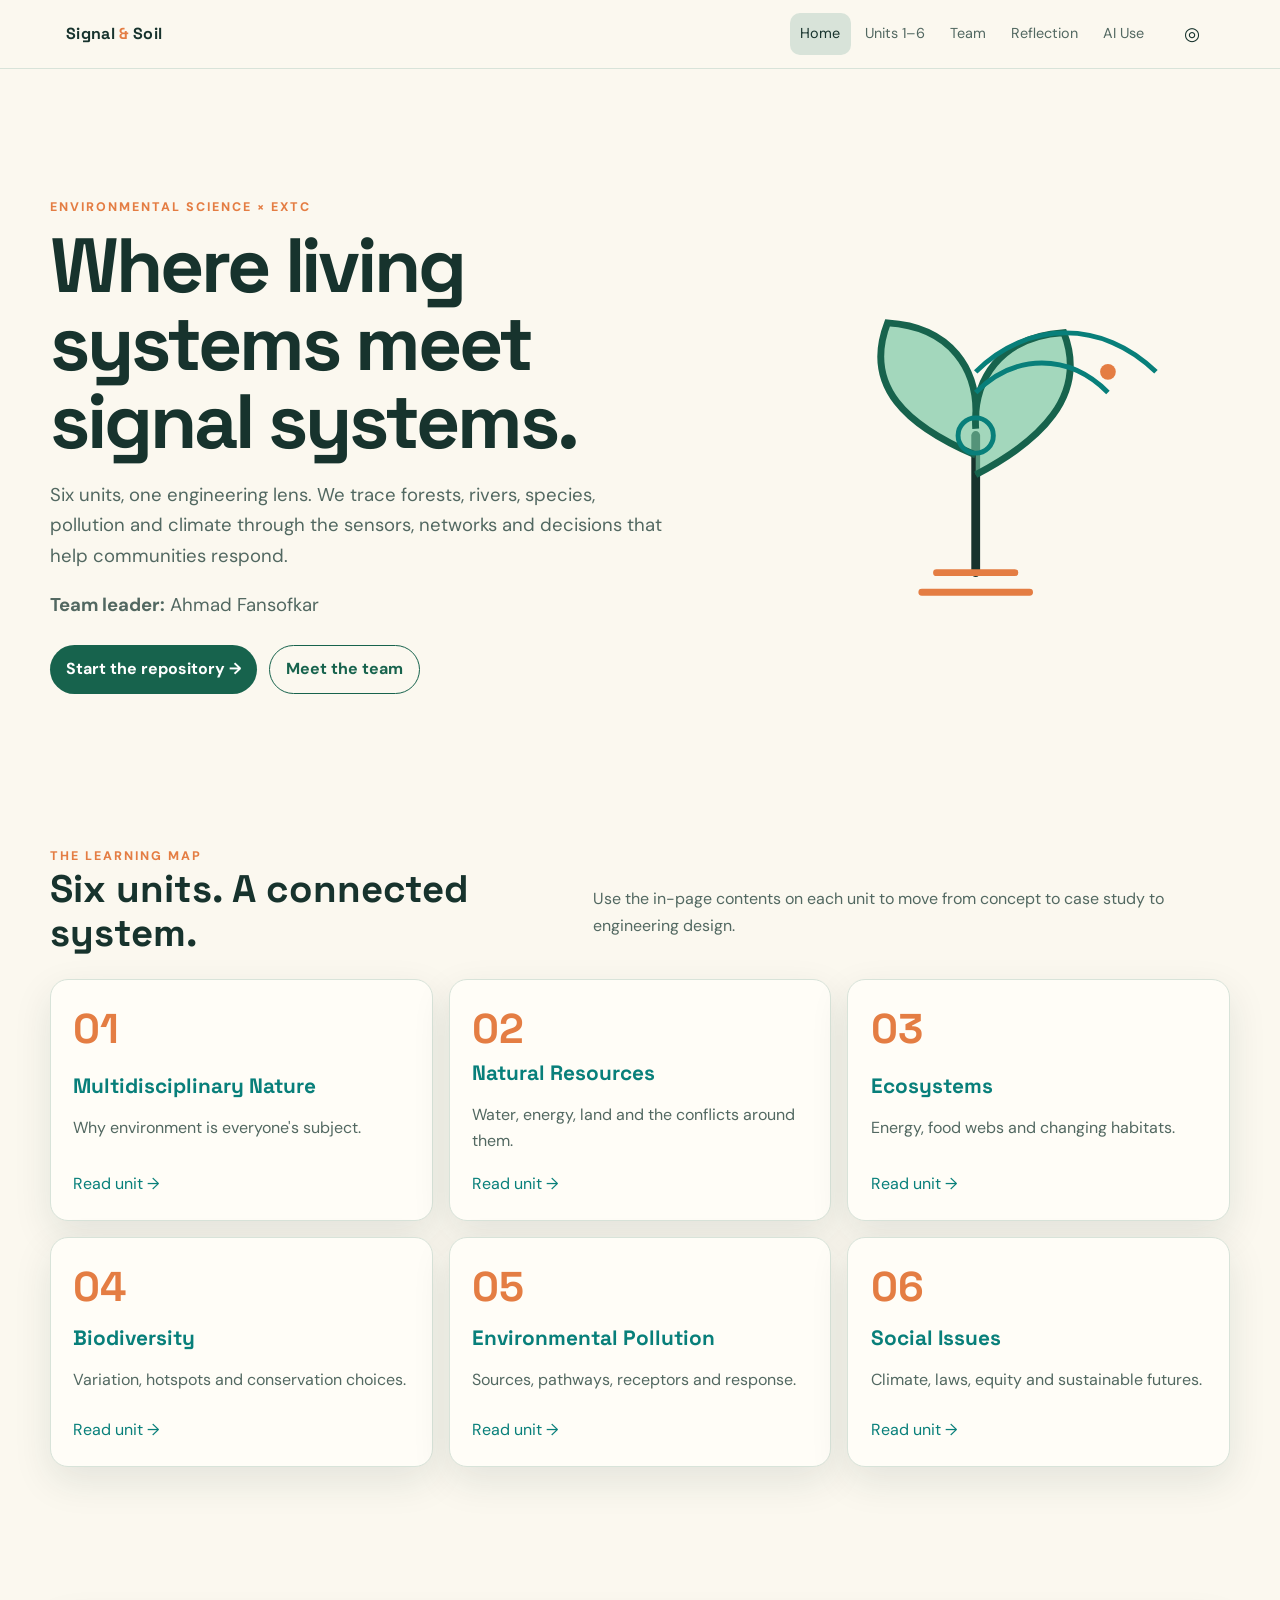
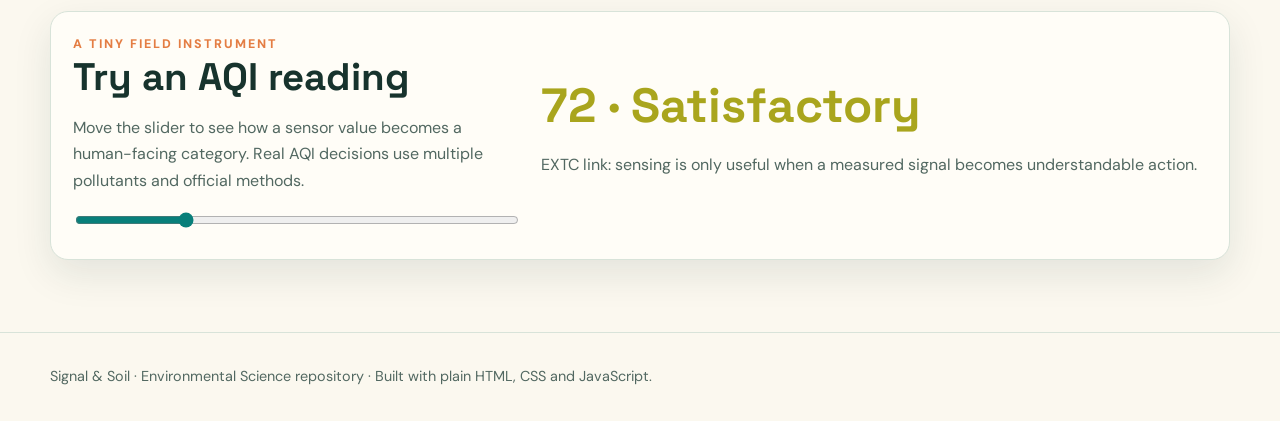
<file: index.html>
<!doctype html><html lang="en"><head><meta charset="utf-8"><meta name="viewport" content="width=device-width,initial-scale=1"><title>Signal & Soil | Environmental Science</title><meta name="description" content="An Environmental Science learning repository by Electronics and Telecommunication engineering students."><meta property="og:title" content="Signal & Soil"><meta property="og:description" content="Environmental Science through an EXTC engineering lens."><link rel="icon" href="data:image/svg+xml,<svg xmlns='http://www.w3.org/2000/svg' viewBox='0 0 100 100'><text y='.9em' font-size='90'>🌿</text></svg>"><link rel="preconnect" href="https://fonts.googleapis.com"><link href="https://fonts.googleapis.com/css2?family=DM+Sans:wght@400;500;700&family=Space+Grotesk:wght@500;700&display=swap" rel="stylesheet"><link rel="stylesheet" href="assets/css/style.css"></head><body><a class="skip" href="#main">Skip to content</a><div class="progress"></div><header class="site-header"><nav class="nav" aria-label="Primary navigation"><a class="brand" href="index.html">Signal <span>&</span> Soil</a><button class="icon-button menu-button" data-menu aria-label="Open menu" aria-expanded="false">☰</button><div class="nav-links" data-nav-links><a href="index.html" aria-current="page">Home</a><a href="unit-1.html">Units 1–6</a><a href="team.html">Team</a><a href="reflection.html">Reflection</a><a href="ai-use.html">AI Use</a></div><div class="nav-actions"><button class="icon-button" data-focus aria-label="Toggle focus mode" aria-pressed="false">◎</button></div></nav></header><main id="main"><section class="hero"><div class="container hero-grid"><div><div class="eyebrow">Environmental Science × EXTC</div><h1>Where living systems meet signal systems.</h1><p>Six units, one engineering lens. We trace forests, rivers, species, pollution and climate through the sensors, networks and decisions that help communities respond.</p><p class="muted"><strong>Team leader:</strong> Ahmad Fansofkar</p><div style="display:flex;gap:.75rem;flex-wrap:wrap;margin-top:1.5rem"><a class="button" href="unit-1.html">Start the repository →</a><a class="button ghost" href="team.html">Meet the team</a></div></div><svg class="hero-art" viewBox="0 0 520 360" role="img" aria-label="An illustrated tree connected to a circuit board and radio waves"><path d="M260 310V170" stroke="currentColor" stroke-width="9" stroke-linecap="round"/><path d="M260 190C190 160 145 120 170 55c65 4 93 48 90 98M260 210c65-34 115-80 90-145-65 4-93 48-90 98" fill="#75c7a2" fill-opacity=".65" stroke="#17634d" stroke-width="7"/><path d="M220 310h80M205 330h110" stroke="#e47d43" stroke-width="7" stroke-linecap="round"/><g fill="none" stroke="#087f7a" stroke-width="5"><circle cx="260" cy="170" r="18"/><path d="M260 126c40-40 95-40 135 0M260 105c53-53 130-53 184 0" class="pulse"/></g><circle cx="395" cy="105" r="8" fill="#e47d43" class="pulse"/></svg></div></section><section class="section" id="units"><div class="container"><div class="section-head"><div><div class="eyebrow">The learning map</div><h2>Six units. A connected system.</h2></div><p class="muted">Use the in-page contents on each unit to move from concept to case study to engineering design.</p></div><div class="grid"><a class="card unit-card reveal" href="unit-1.html"><div class="unit-number">01</div><div><h3>Multidisciplinary Nature</h3><p class="muted">Why environment is everyone's subject.</p></div><span>Read unit →</span></a><a class="card unit-card reveal" href="unit-2.html"><div class="unit-number">02</div><div><h3>Natural Resources</h3><p class="muted">Water, energy, land and the conflicts around them.</p></div><span>Read unit →</span></a><a class="card unit-card reveal" href="unit-3.html"><div class="unit-number">03</div><div><h3>Ecosystems</h3><p class="muted">Energy, food webs and changing habitats.</p></div><span>Read unit →</span></a><a class="card unit-card reveal" href="unit-4.html"><div class="unit-number">04</div><div><h3>Biodiversity</h3><p class="muted">Variation, hotspots and conservation choices.</p></div><span>Read unit →</span></a><a class="card unit-card reveal" href="unit-5.html"><div class="unit-number">05</div><div><h3>Environmental Pollution</h3><p class="muted">Sources, pathways, receptors and response.</p></div><span>Read unit →</span></a><a class="card unit-card reveal" href="unit-6.html"><div class="unit-number">06</div><div><h3>Social Issues</h3><p class="muted">Climate, laws, equity and sustainable futures.</p></div><span>Read unit →</span></a></div></div></section><section class="section"><div class="container"><div class="card widget reveal"><div><div class="eyebrow">A tiny field instrument</div><h2>Try an AQI reading</h2><p class="muted">Move the slider to see how a sensor value becomes a human-facing category. Real AQI decisions use multiple pollutants and official methods.</p><input class="range" type="range" min="0" max="300" value="72" data-aqi aria-label="Simulated AQI value"></div><div><div class="metric" data-aqi-output>72 · Satisfactory</div><p class="muted">EXTC link: sensing is only useful when a measured signal becomes understandable action.</p></div></div></div></section></main><footer class="site-footer"><div class="container">Signal & Soil · Environmental Science repository · Built with plain HTML, CSS and JavaScript.</div></footer><button class="back-top" aria-label="Back to top">↑</button><script src="assets/js/main.js"></script></body></html>
</file>
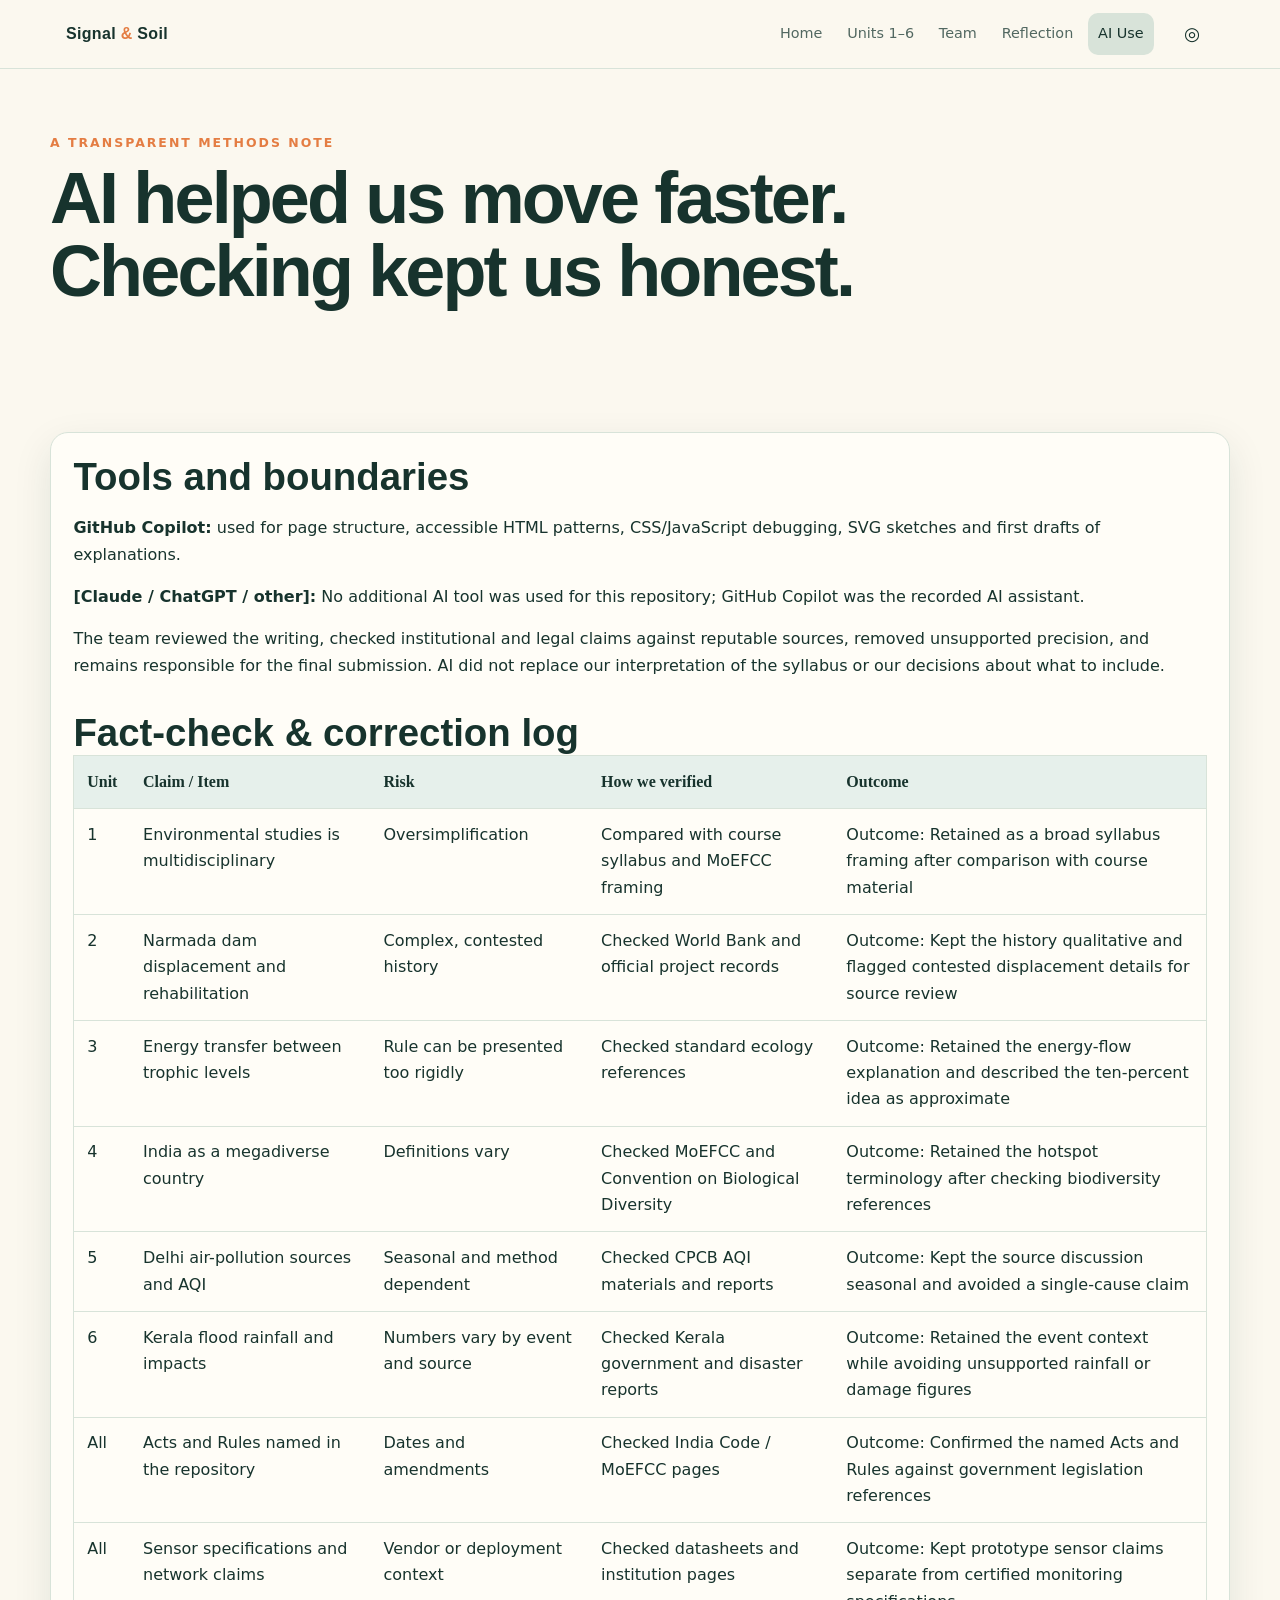
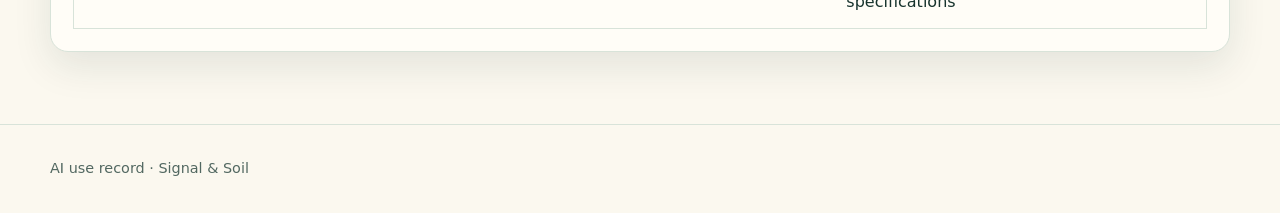
<file: ai-use.html>
<!doctype html><html lang="en"><head><meta charset="utf-8"><meta name="viewport" content="width=device-width,initial-scale=1"><title>AI Use | Signal & Soil</title><meta name="description" content="Transparent record of AI assistance and fact checking for the Environmental Science repository."><meta property="og:title" content="Signal & Soil | Environmental Science"><meta property="og:description" content="Environmental Science through an EXTC engineering lens."><link rel="icon" href="data:image/svg+xml,<svg xmlns='http://www.w3.org/2000/svg' viewBox='0 0 100 100'><text y='.9em' font-size='90'>🌿</text></svg"><link rel="stylesheet" href="assets/css/style.css"></head><body><a class="skip" href="#main">Skip to content</a><div class="progress"></div><header class="site-header"><nav class="nav"><a class="brand" href="index.html">Signal <span>&</span> Soil</a><button class="icon-button menu-button" data-menu aria-label="Open menu" aria-expanded="false">☰</button><div class="nav-links" data-nav-links><a href="index.html">Home</a><a href="unit-1.html">Units 1–6</a><a href="team.html">Team</a><a href="reflection.html">Reflection</a><a href="ai-use.html" aria-current="page">AI Use</a></div><div class="nav-actions"><button class="icon-button" data-focus aria-label="Toggle focus mode" aria-pressed="false">◎</button></div></nav></header><main id="main"><div class="container page-hero"><div class="eyebrow">A transparent methods note</div><h1 class="page-title">AI helped us move faster. Checking kept us honest.</h1></div><section class="section"><div class="container"><article class="card"><h2>Tools and boundaries</h2><p><strong>GitHub Copilot:</strong> used for page structure, accessible HTML patterns, CSS/JavaScript debugging, SVG sketches and first drafts of explanations.</p><p><strong>[Claude / ChatGPT / other]:</strong> No additional AI tool was used for this repository; GitHub Copilot was the recorded AI assistant.</p><p>The team reviewed the writing, checked institutional and legal claims against reputable sources, removed unsupported precision, and remains responsible for the final submission. AI did not replace our interpretation of the syllabus or our decisions about what to include.</p><h2 style="margin-top:2rem">Fact-check & correction log</h2><div class="table-wrap"><table class="data-table"><thead><tr><th>Unit</th><th>Claim / Item</th><th>Risk</th><th>How we verified</th><th>Outcome</th></tr></thead><tbody><tr><td>1</td><td>Environmental studies is multidisciplinary</td><td>Oversimplification</td><td>Compared with course syllabus and MoEFCC framing</td><td>Outcome: Retained as a broad syllabus framing after comparison with course material</td></tr><tr><td>2</td><td>Narmada dam displacement and rehabilitation</td><td>Complex, contested history</td><td>Checked World Bank and official project records</td><td>Outcome: Kept the history qualitative and flagged contested displacement details for source review</td></tr><tr><td>3</td><td>Energy transfer between trophic levels</td><td>Rule can be presented too rigidly</td><td>Checked standard ecology references</td><td>Outcome: Retained the energy-flow explanation and described the ten-percent idea as approximate</td></tr><tr><td>4</td><td>India as a megadiverse country</td><td>Definitions vary</td><td>Checked MoEFCC and Convention on Biological Diversity</td><td>Outcome: Retained the hotspot terminology after checking biodiversity references</td></tr><tr><td>5</td><td>Delhi air-pollution sources and AQI</td><td>Seasonal and method dependent</td><td>Checked CPCB AQI materials and reports</td><td>Outcome: Kept the source discussion seasonal and avoided a single-cause claim</td></tr><tr><td>6</td><td>Kerala flood rainfall and impacts</td><td>Numbers vary by event and source</td><td>Checked Kerala government and disaster reports</td><td>Outcome: Retained the event context while avoiding unsupported rainfall or damage figures</td></tr><tr><td>All</td><td>Acts and Rules named in the repository</td><td>Dates and amendments</td><td>Checked India Code / MoEFCC pages</td><td>Outcome: Confirmed the named Acts and Rules against government legislation references</td></tr><tr><td>All</td><td>Sensor specifications and network claims</td><td>Vendor or deployment context</td><td>Checked datasheets and institution pages</td><td>Outcome: Kept prototype sensor claims separate from certified monitoring specifications</td></tr></tbody></table></div></article></div></section></main><footer class="site-footer"><div class="container">AI use record · Signal & Soil</div></footer><button class="back-top" aria-label="Back to top">↑</button><script src="assets/js/main.js"></script></body></html>
</file>
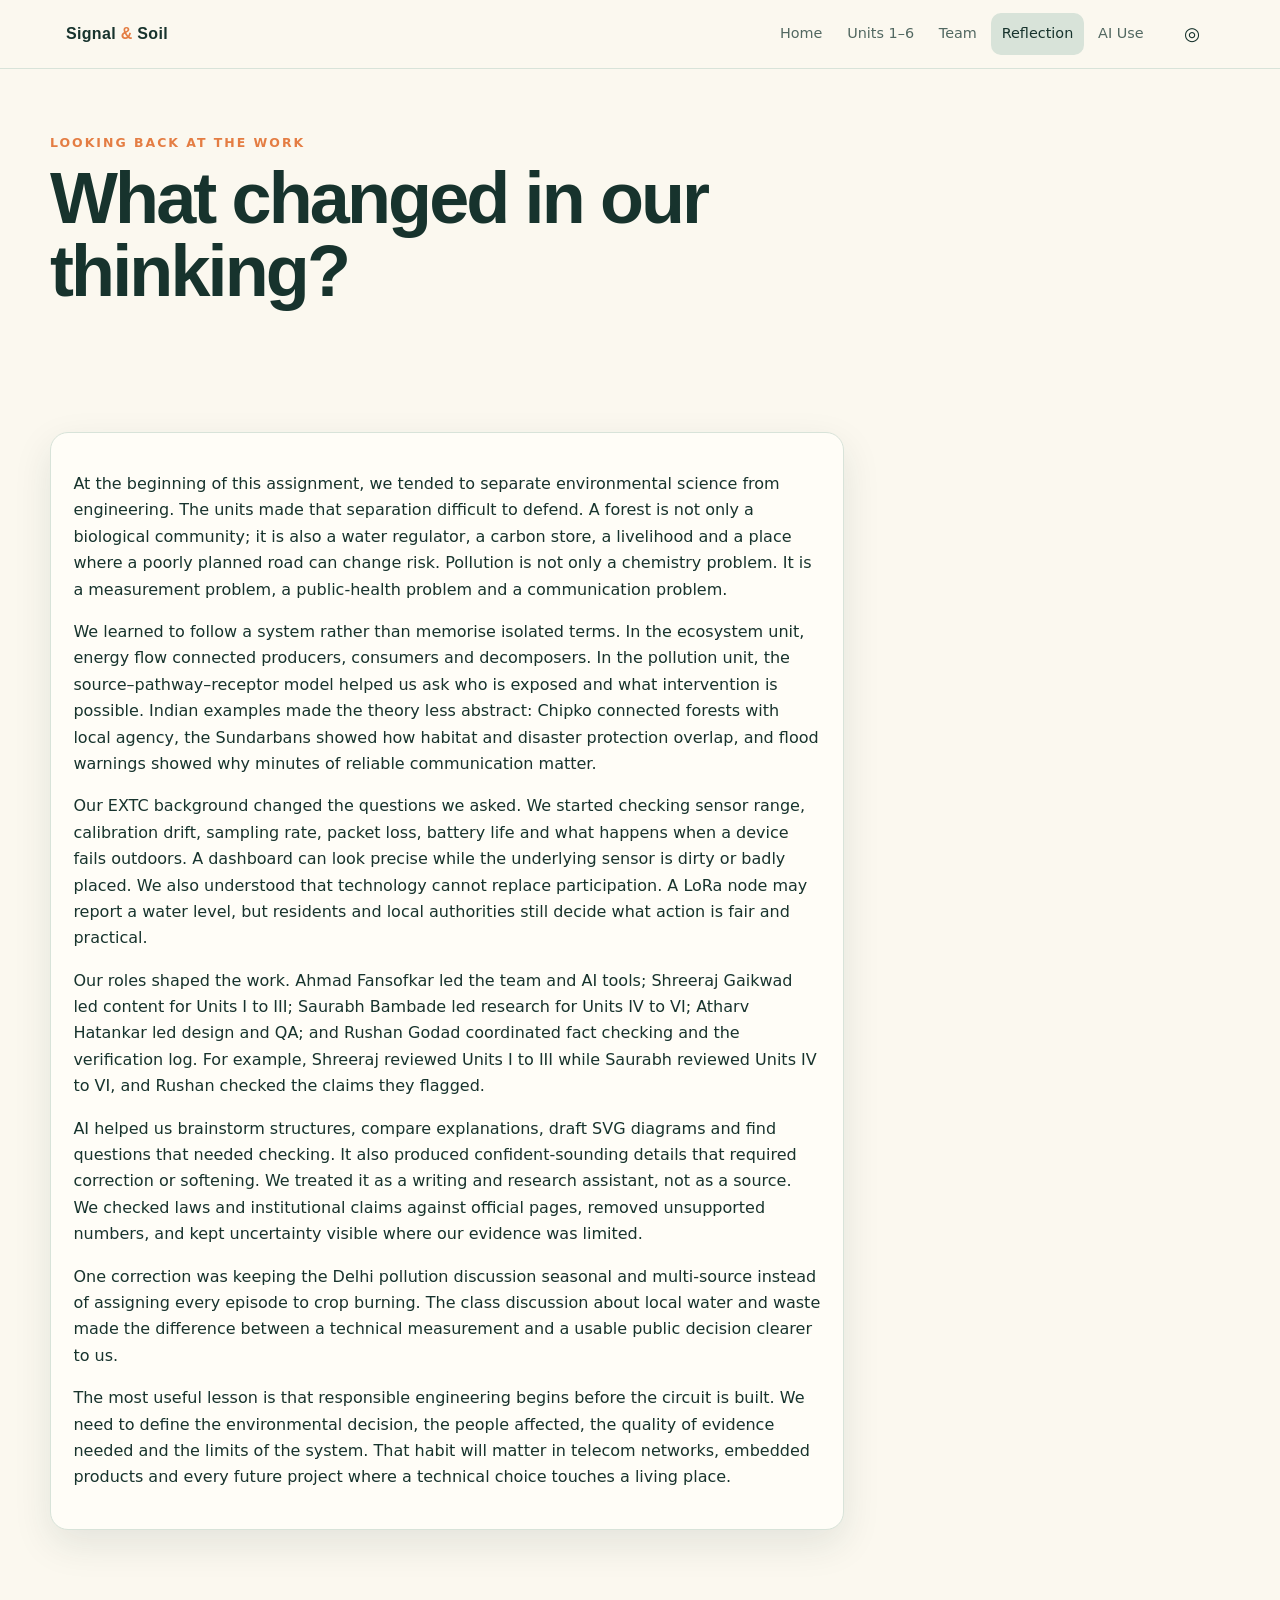
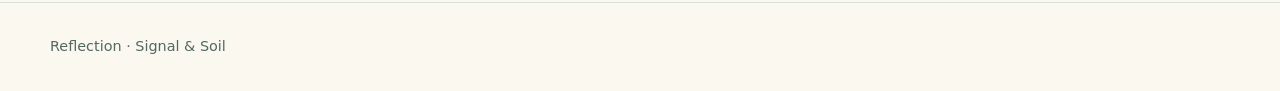
<file: reflection.html>
<!doctype html><html lang="en"><head><meta charset="utf-8"><meta name="viewport" content="width=device-width,initial-scale=1"><title>Reflection | Signal & Soil</title><meta name="description" content="Team reflection on Environmental Science learning and responsible AI use."><meta property="og:title" content="Signal & Soil | Environmental Science"><meta property="og:description" content="Environmental Science through an EXTC engineering lens."><link rel="icon" href="data:image/svg+xml,<svg xmlns='http://www.w3.org/2000/svg' viewBox='0 0 100 100'><text y='.9em' font-size='90'>🌿</text></svg"><link rel="stylesheet" href="assets/css/style.css"></head><body><a class="skip" href="#main">Skip to content</a><div class="progress"></div><header class="site-header"><nav class="nav"><a class="brand" href="index.html">Signal <span>&</span> Soil</a><button class="icon-button menu-button" data-menu aria-label="Open menu" aria-expanded="false">☰</button><div class="nav-links" data-nav-links><a href="index.html">Home</a><a href="unit-1.html">Units 1–6</a><a href="team.html">Team</a><a href="reflection.html" aria-current="page">Reflection</a><a href="ai-use.html">AI Use</a></div><div class="nav-actions"><button class="icon-button" data-focus aria-label="Toggle focus mode" aria-pressed="false">◎</button></div></nav></header><main id="main"><div class="container page-hero"><div class="eyebrow">Looking back at the work</div><h1 class="page-title">What changed in our thinking?</h1></div><section class="section"><div class="container"><article class="card" style="max-width:78ch"><p>At the beginning of this assignment, we tended to separate environmental science from engineering. The units made that separation difficult to defend. A forest is not only a biological community; it is also a water regulator, a carbon store, a livelihood and a place where a poorly planned road can change risk. Pollution is not only a chemistry problem. It is a measurement problem, a public-health problem and a communication problem.</p><p>We learned to follow a system rather than memorise isolated terms. In the ecosystem unit, energy flow connected producers, consumers and decomposers. In the pollution unit, the source–pathway–receptor model helped us ask who is exposed and what intervention is possible. Indian examples made the theory less abstract: Chipko connected forests with local agency, the Sundarbans showed how habitat and disaster protection overlap, and flood warnings showed why minutes of reliable communication matter.</p><p>Our EXTC background changed the questions we asked. We started checking sensor range, calibration drift, sampling rate, packet loss, battery life and what happens when a device fails outdoors. A dashboard can look precise while the underlying sensor is dirty or badly placed. We also understood that technology cannot replace participation. A LoRa node may report a water level, but residents and local authorities still decide what action is fair and practical.</p><p>Our roles shaped the work. Ahmad Fansofkar led the team and AI tools; Shreeraj Gaikwad led content for Units I to III; Saurabh Bambade led research for Units IV to VI; Atharv Hatankar led design and QA; and Rushan Godad coordinated fact checking and the verification log. For example, Shreeraj reviewed Units I to III while Saurabh reviewed Units IV to VI, and Rushan checked the claims they flagged.</p><p>AI helped us brainstorm structures, compare explanations, draft SVG diagrams and find questions that needed checking. It also produced confident-sounding details that required correction or softening. We treated it as a writing and research assistant, not as a source. We checked laws and institutional claims against official pages, removed unsupported numbers, and kept uncertainty visible where our evidence was limited.</p><p>One correction was keeping the Delhi pollution discussion seasonal and multi-source instead of assigning every episode to crop burning. The class discussion about local water and waste made the difference between a technical measurement and a usable public decision clearer to us.</p><p>The most useful lesson is that responsible engineering begins before the circuit is built. We need to define the environmental decision, the people affected, the quality of evidence needed and the limits of the system. That habit will matter in telecom networks, embedded products and every future project where a technical choice touches a living place.</p></article></div></section></main><footer class="site-footer"><div class="container">Reflection · Signal & Soil</div></footer><button class="back-top" aria-label="Back to top">↑</button><script src="assets/js/main.js"></script></body></html>
</file>
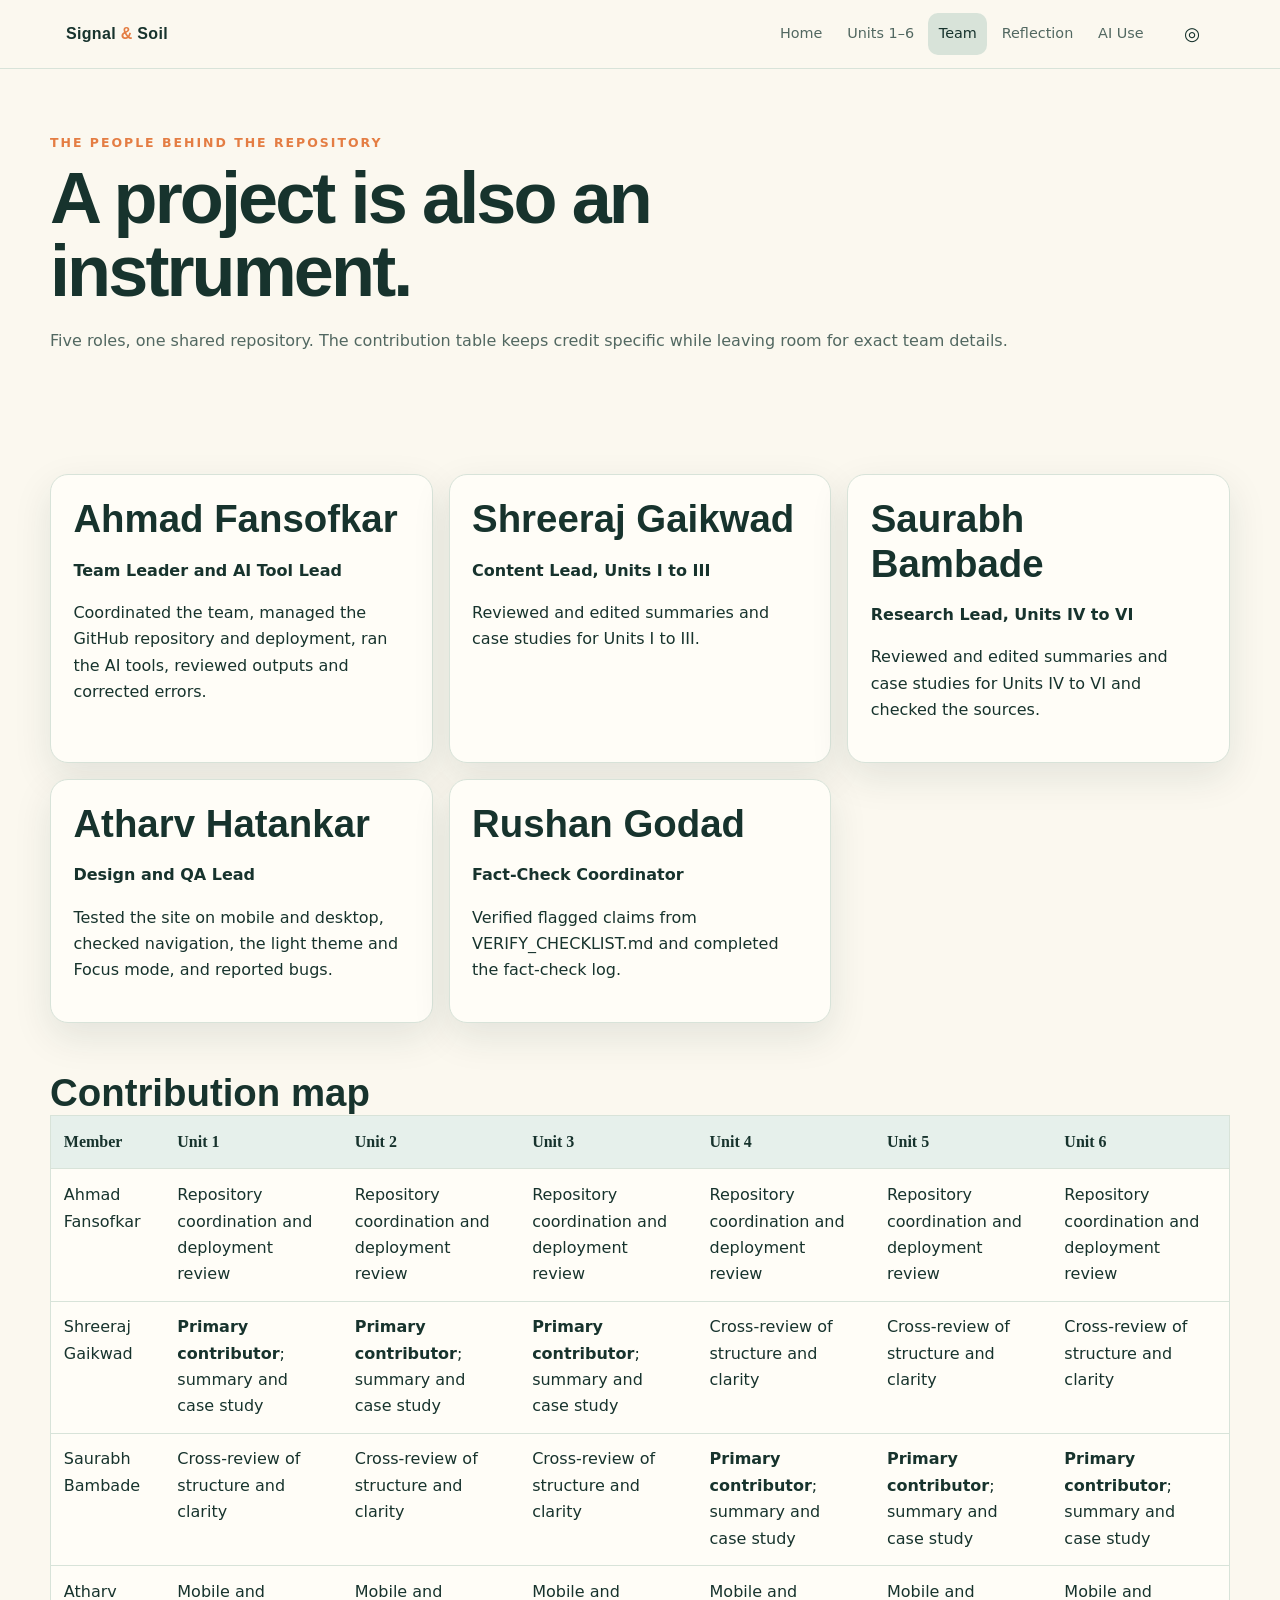
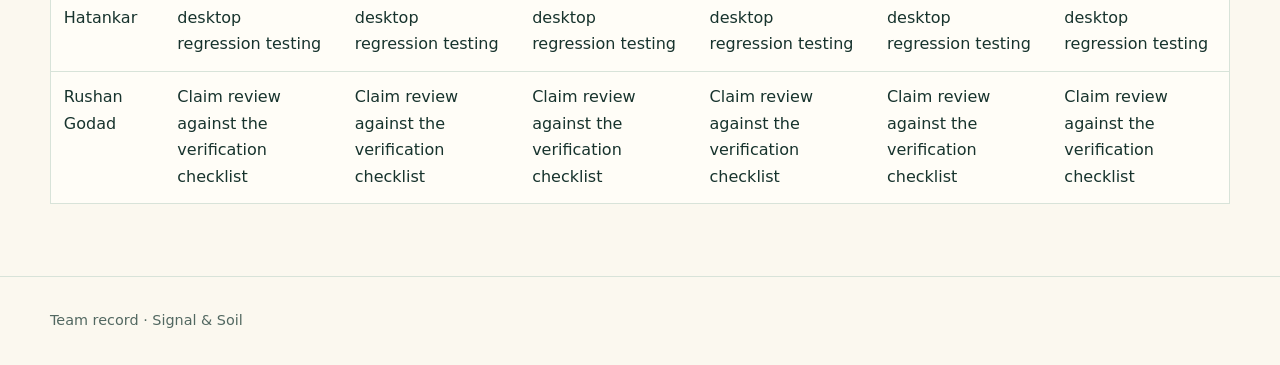
<file: team.html>
<!doctype html><html lang="en"><head><meta charset="utf-8"><meta name="viewport" content="width=device-width,initial-scale=1"><title>Team | Signal & Soil</title><meta name="description" content="The Environmental Science project team and contribution map."><meta property="og:title" content="Signal & Soil | Environmental Science"><meta property="og:description" content="Environmental Science through an EXTC engineering lens."><link rel="icon" href="data:image/svg+xml,<svg xmlns='http://www.w3.org/2000/svg' viewBox='0 0 100 100'><text y='.9em' font-size='90'>🌿</text></svg"><link rel="stylesheet" href="assets/css/style.css"></head><body><a class="skip" href="#main">Skip to content</a><div class="progress"></div><header class="site-header"><nav class="nav"><a class="brand" href="index.html">Signal <span>&</span> Soil</a><button class="icon-button menu-button" data-menu aria-label="Open menu" aria-expanded="false">☰</button><div class="nav-links" data-nav-links><a href="index.html">Home</a><a href="unit-1.html">Units 1–6</a><a href="team.html" aria-current="page">Team</a><a href="reflection.html">Reflection</a><a href="ai-use.html">AI Use</a></div><div class="nav-actions"><button class="icon-button" data-focus aria-label="Toggle focus mode" aria-pressed="false">◎</button></div></nav></header><main id="main"><div class="container page-hero"><div class="eyebrow">The people behind the repository</div><h1 class="page-title">A project is also an instrument.</h1><p class="muted">Five roles, one shared repository. The contribution table keeps credit specific while leaving room for exact team details.</p></div><section class="section"><div class="container"><div class="grid"><article class="card"><h2>Ahmad Fansofkar</h2><p><strong>Team Leader and AI Tool Lead</strong></p><p>Coordinated the team, managed the GitHub repository and deployment, ran the AI tools, reviewed outputs and corrected errors.</p></article><article class="card"><h2>Shreeraj Gaikwad</h2><p><strong>Content Lead, Units I to III</strong></p><p>Reviewed and edited summaries and case studies for Units I to III.</p></article><article class="card"><h2>Saurabh Bambade</h2><p><strong>Research Lead, Units IV to VI</strong></p><p>Reviewed and edited summaries and case studies for Units IV to VI and checked the sources.</p></article><article class="card"><h2>Atharv Hatankar</h2><p><strong>Design and QA Lead</strong></p><p>Tested the site on mobile and desktop, checked navigation, the light theme and Focus mode, and reported bugs.</p></article><article class="card"><h2>Rushan Godad</h2><p><strong>Fact-Check Coordinator</strong></p><p>Verified flagged claims from VERIFY_CHECKLIST.md and completed the fact-check log.</p></article></div><h2 style="margin-top:3rem">Contribution map</h2><div class="table-wrap"><table class="data-table"><thead><tr><th>Member</th><th>Unit 1</th><th>Unit 2</th><th>Unit 3</th><th>Unit 4</th><th>Unit 5</th><th>Unit 6</th></tr></thead><tbody><tr><td>Ahmad Fansofkar</td><td>Repository coordination and deployment review</td><td>Repository coordination and deployment review</td><td>Repository coordination and deployment review</td><td>Repository coordination and deployment review</td><td>Repository coordination and deployment review</td><td>Repository coordination and deployment review</td></tr><tr><td>Shreeraj Gaikwad</td><td><strong>Primary contributor</strong>; summary and case study</td><td><strong>Primary contributor</strong>; summary and case study</td><td><strong>Primary contributor</strong>; summary and case study</td><td>Cross-review of structure and clarity</td><td>Cross-review of structure and clarity</td><td>Cross-review of structure and clarity</td></tr><tr><td>Saurabh Bambade</td><td>Cross-review of structure and clarity</td><td>Cross-review of structure and clarity</td><td>Cross-review of structure and clarity</td><td><strong>Primary contributor</strong>; summary and case study</td><td><strong>Primary contributor</strong>; summary and case study</td><td><strong>Primary contributor</strong>; summary and case study</td></tr><tr><td>Atharv Hatankar</td><td>Mobile and desktop regression testing</td><td>Mobile and desktop regression testing</td><td>Mobile and desktop regression testing</td><td>Mobile and desktop regression testing</td><td>Mobile and desktop regression testing</td><td>Mobile and desktop regression testing</td></tr><tr><td>Rushan Godad</td><td>Claim review against the verification checklist</td><td>Claim review against the verification checklist</td><td>Claim review against the verification checklist</td><td>Claim review against the verification checklist</td><td>Claim review against the verification checklist</td><td>Claim review against the verification checklist</td></tr></tbody></table></div></div></section></main><footer class="site-footer"><div class="container">Team record · Signal & Soil</div></footer><button class="back-top" aria-label="Back to top">↑</button><script src="assets/js/main.js"></script></body></html>
</file>
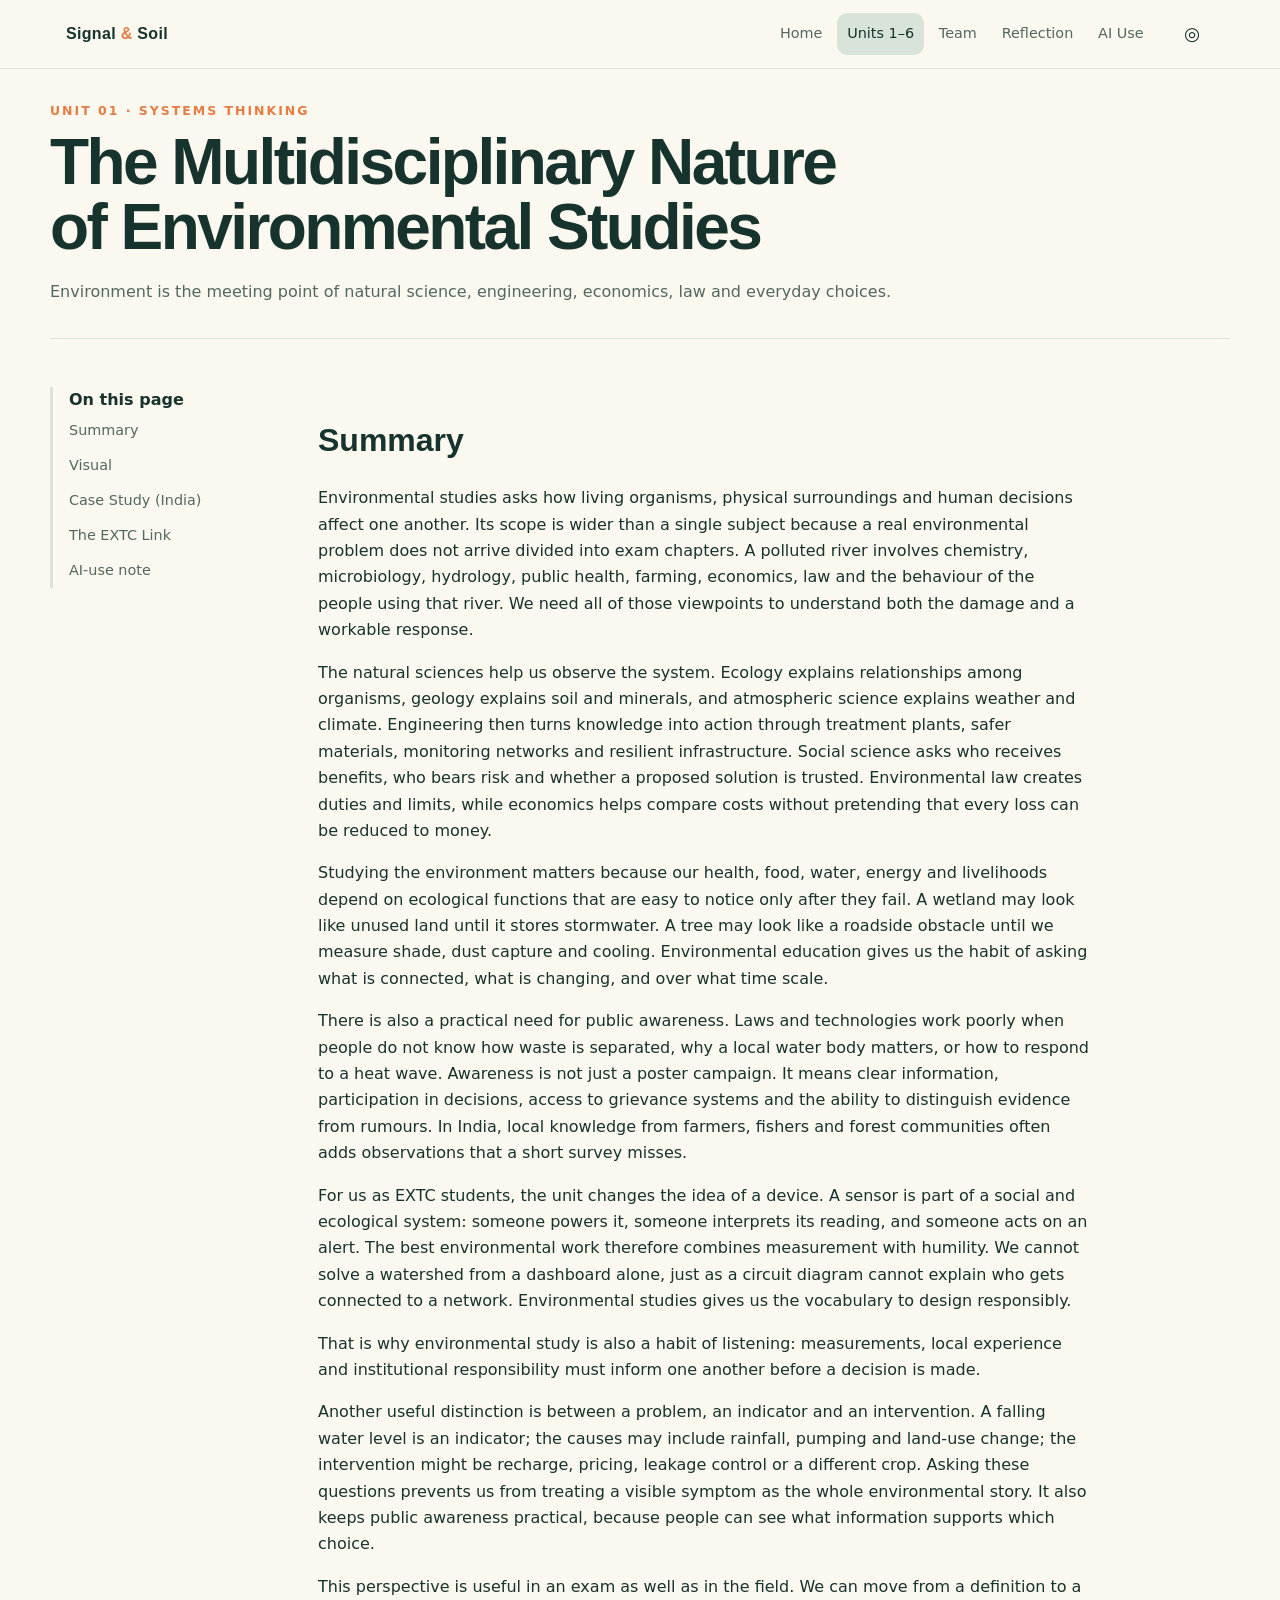
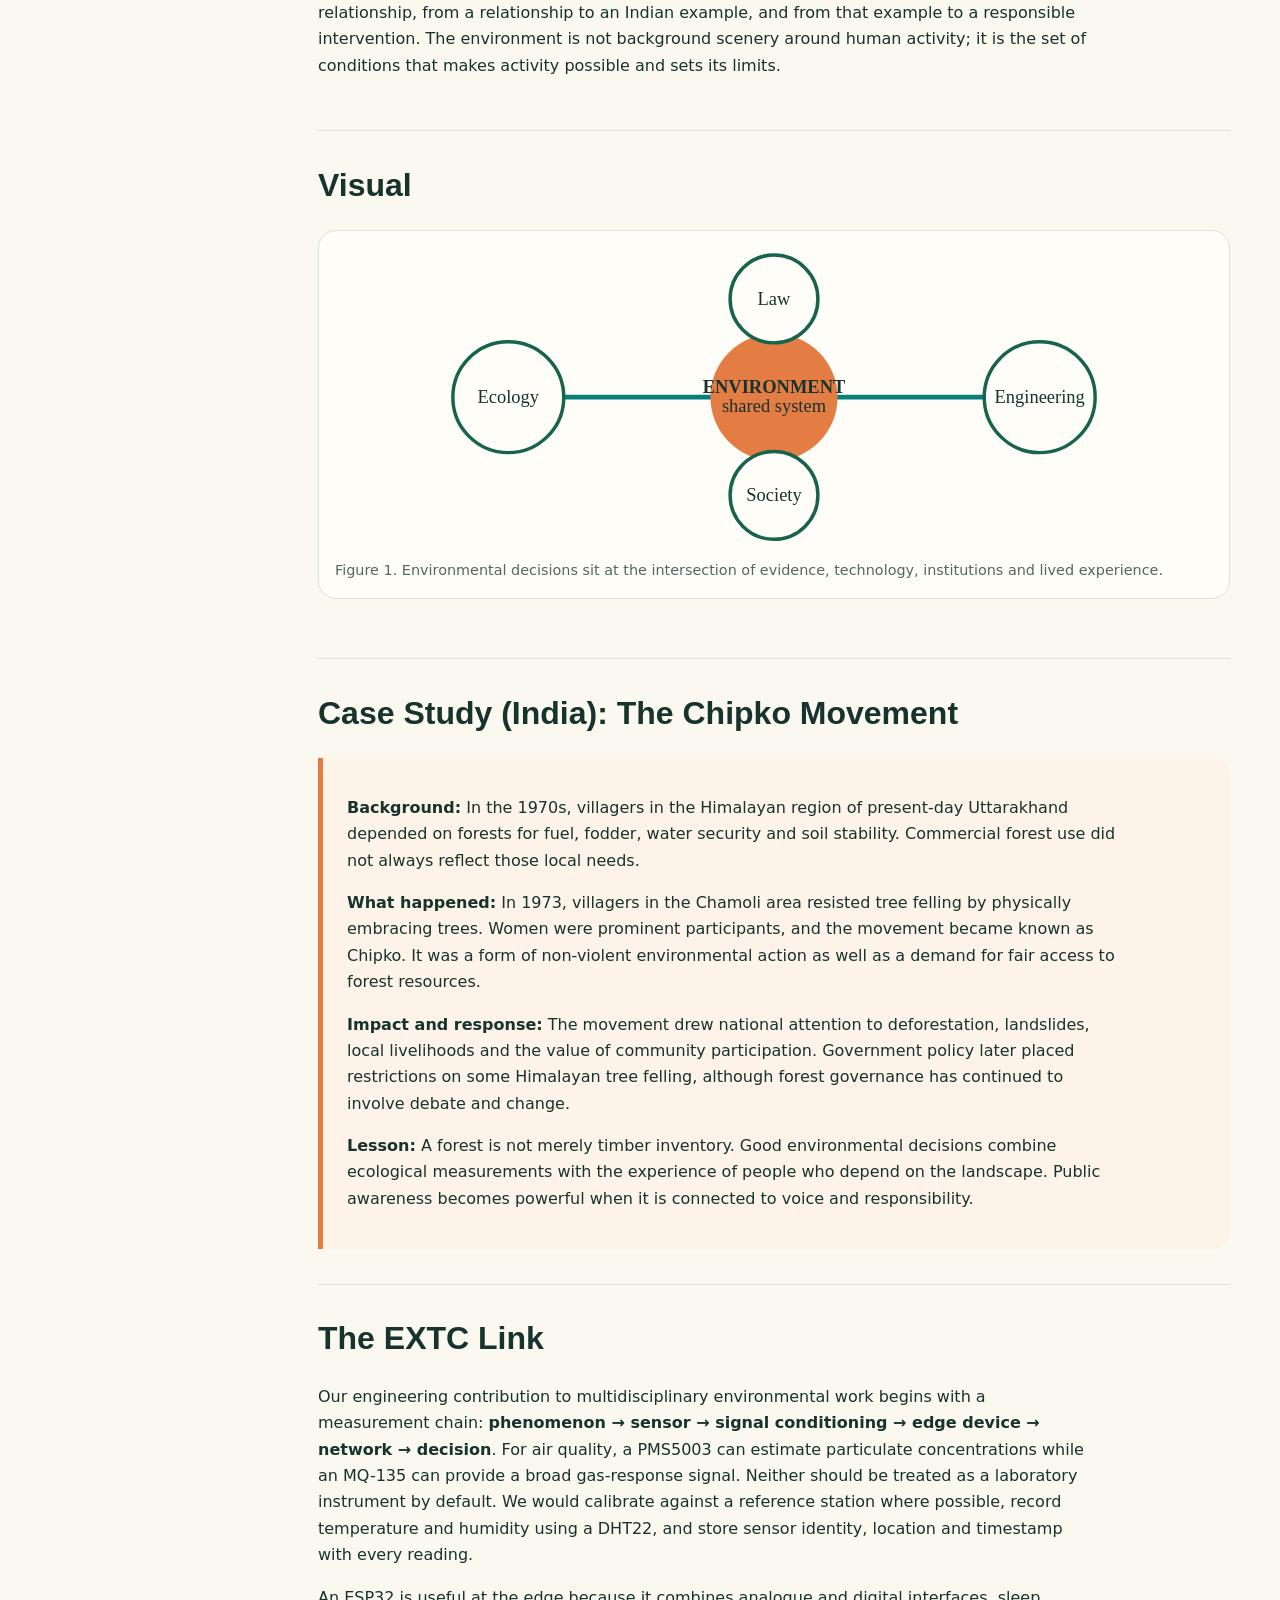
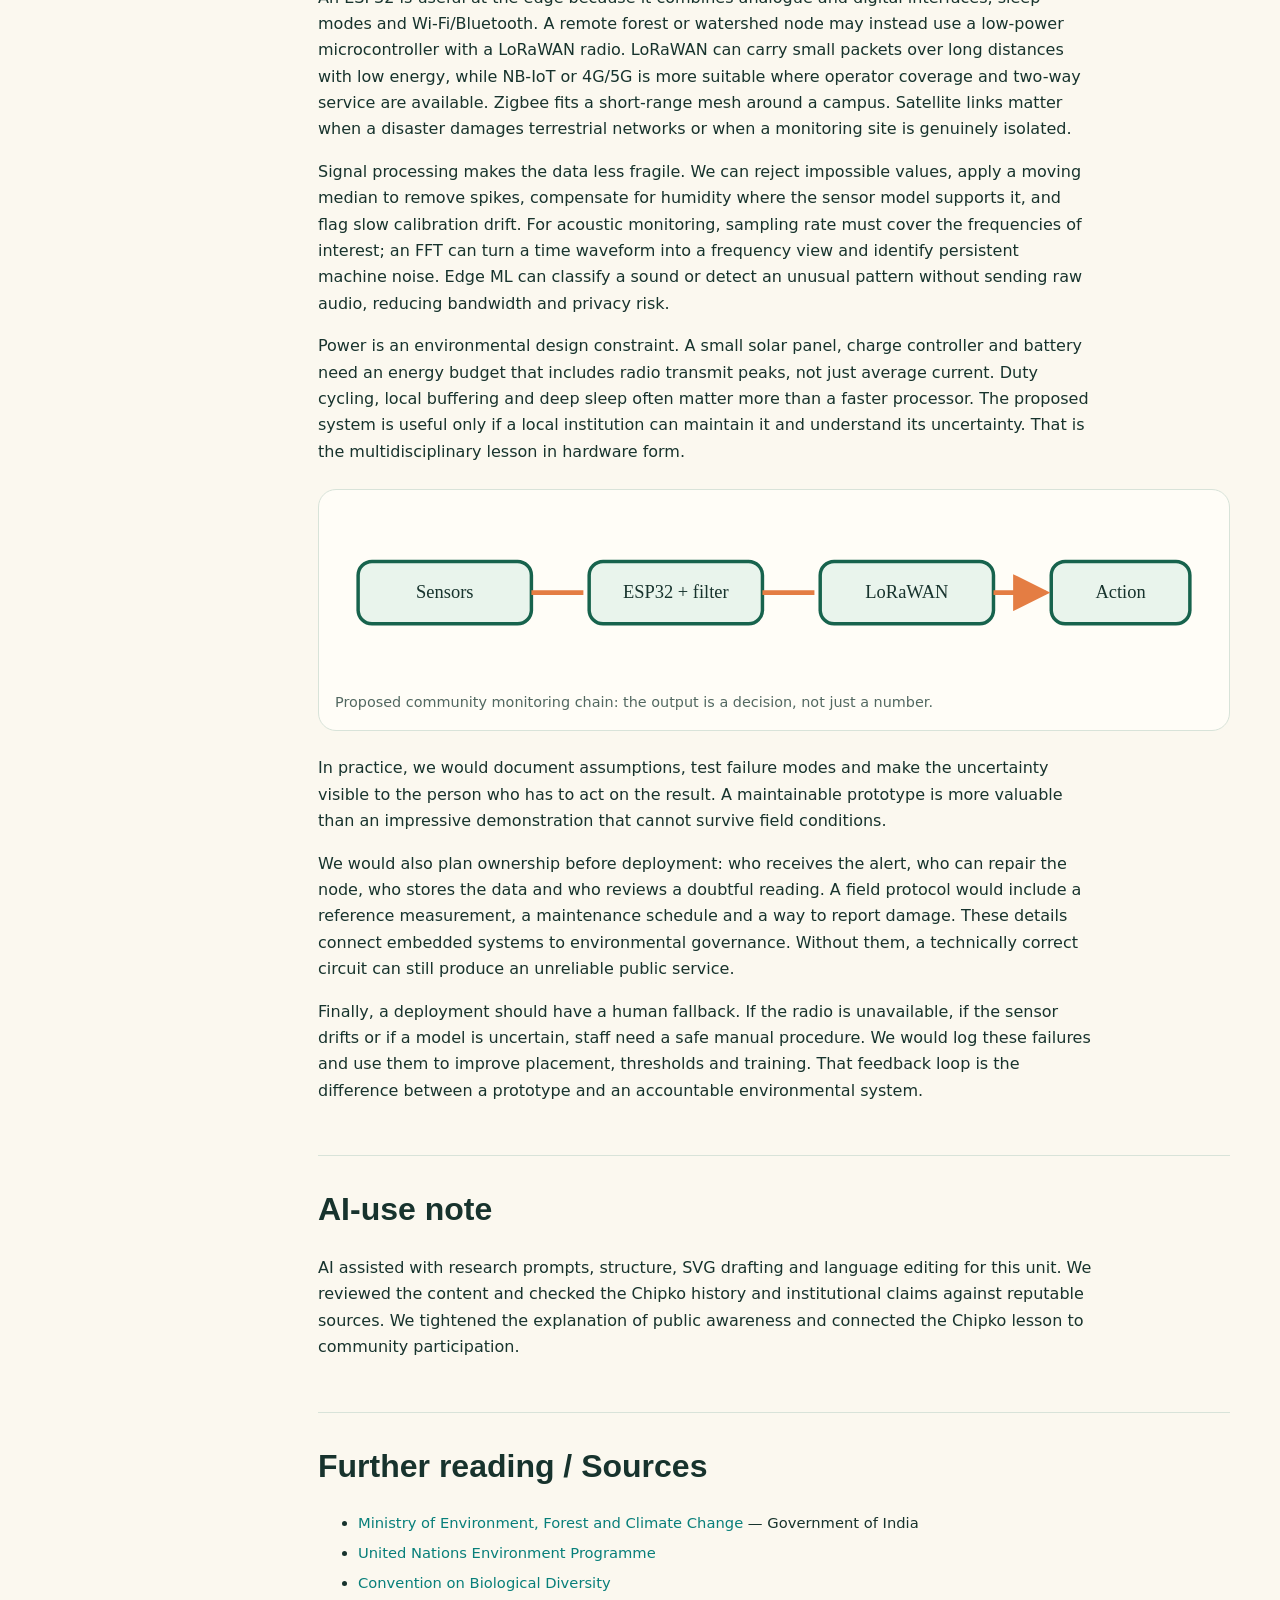
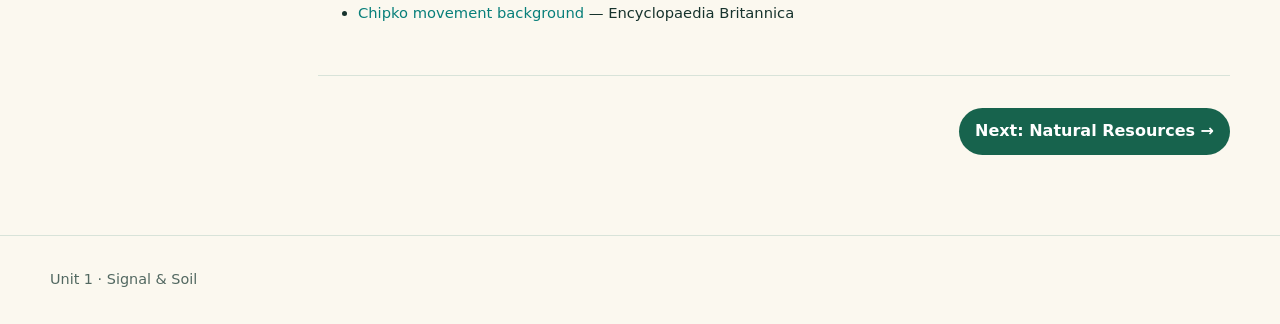
<file: unit-1.html>
<!doctype html><html lang="en"><head><meta charset="utf-8"><meta name="viewport" content="width=device-width,initial-scale=1"><title>Unit 1: Multidisciplinary Nature | Signal & Soil</title><meta name="description" content="Unit 1 Environmental Science notes on scope, importance and public awareness through an EXTC lens."><meta property="og:title" content="Signal & Soil | Environmental Science"><meta property="og:description" content="Environmental Science through an EXTC engineering lens."><link rel="icon" href="data:image/svg+xml,<svg xmlns='http://www.w3.org/2000/svg' viewBox='0 0 100 100'><text y='.9em' font-size='90'>🌿</text></svg"><link rel="stylesheet" href="assets/css/style.css"></head><body><a class="skip" href="#main">Skip to content</a><div class="progress"></div><header class="site-header"><nav class="nav"><a class="brand" href="index.html">Signal <span>&</span> Soil</a><button class="icon-button menu-button" data-menu aria-label="Open menu" aria-expanded="false">☰</button><div class="nav-links" data-nav-links><a href="index.html">Home</a><a href="unit-1.html" aria-current="page">Units 1–6</a><a href="team.html">Team</a><a href="reflection.html">Reflection</a><a href="ai-use.html">AI Use</a></div><div class="nav-actions"><button class="icon-button" data-focus aria-label="Toggle focus mode" aria-pressed="false">◎</button></div></nav></header><main id="main"><div class="container unit-header"><div class="eyebrow">Unit 01 · Systems thinking</div><h1 class="page-title">The Multidisciplinary Nature of Environmental Studies</h1><p class="muted">Environment is the meeting point of natural science, engineering, economics, law and everyday choices.</p></div><div class="container unit-layout"><aside class="toc" aria-label="On this page"><strong>On this page</strong><a href="#summary">Summary</a><a href="#visual">Visual</a><a href="#case">Case Study (India)</a><a href="#extc">The EXTC Link</a><a href="#ai">AI-use note</a></aside><article class="unit"><section id="summary"><h2>Summary</h2><p>Environmental studies asks how living organisms, physical surroundings and human decisions affect one another. Its scope is wider than a single subject because a real environmental problem does not arrive divided into exam chapters. A polluted river involves chemistry, microbiology, hydrology, public health, farming, economics, law and the behaviour of the people using that river. We need all of those viewpoints to understand both the damage and a workable response.</p><p>The natural sciences help us observe the system. Ecology explains relationships among organisms, geology explains soil and minerals, and atmospheric science explains weather and climate. Engineering then turns knowledge into action through treatment plants, safer materials, monitoring networks and resilient infrastructure. Social science asks who receives benefits, who bears risk and whether a proposed solution is trusted. Environmental law creates duties and limits, while economics helps compare costs without pretending that every loss can be reduced to money.</p><p>Studying the environment matters because our health, food, water, energy and livelihoods depend on ecological functions that are easy to notice only after they fail. A wetland may look like unused land until it stores stormwater. A tree may look like a roadside obstacle until we measure shade, dust capture and cooling. Environmental education gives us the habit of asking what is connected, what is changing, and over what time scale.</p><p>There is also a practical need for public awareness. Laws and technologies work poorly when people do not know how waste is separated, why a local water body matters, or how to respond to a heat wave. Awareness is not just a poster campaign. It means clear information, participation in decisions, access to grievance systems and the ability to distinguish evidence from rumours. In India, local knowledge from farmers, fishers and forest communities often adds observations that a short survey misses.</p><p>For us as EXTC students, the unit changes the idea of a device. A sensor is part of a social and ecological system: someone powers it, someone interprets its reading, and someone acts on an alert. The best environmental work therefore combines measurement with humility. We cannot solve a watershed from a dashboard alone, just as a circuit diagram cannot explain who gets connected to a network. Environmental studies gives us the vocabulary to design responsibly.</p><p>That is why environmental study is also a habit of listening: measurements, local experience and institutional responsibility must inform one another before a decision is made.</p><p>Another useful distinction is between a problem, an indicator and an intervention. A falling water level is an indicator; the causes may include rainfall, pumping and land-use change; the intervention might be recharge, pricing, leakage control or a different crop. Asking these questions prevents us from treating a visible symptom as the whole environmental story. It also keeps public awareness practical, because people can see what information supports which choice.</p><p>This perspective is useful in an exam as well as in the field. We can move from a definition to a relationship, from a relationship to an Indian example, and from that example to a responsible intervention. The environment is not background scenery around human activity; it is the set of conditions that makes activity possible and sets its limits.</p></section><section id="visual"><h2>Visual</h2><figure class="visual"><svg viewBox="0 0 760 260" role="img" aria-label="A central environment circle connected to ecology, engineering, society and law"><g fill="none" stroke="#087f7a" stroke-width="4"><path d="M380 130H150M380 130h230M380 130V45M380 130v85"/></g><circle cx="380" cy="130" r="55" fill="#e47d43"/><g fill="#fffdf7" stroke="#17634d" stroke-width="3"><circle cx="150" cy="130" r="48"/><circle cx="610" cy="130" r="48"/><circle cx="380" cy="45" r="38"/><circle cx="380" cy="215" r="38"/></g><g font-family="DM Sans" text-anchor="middle" fill="#17332d"><text x="380" y="126" font-weight="700">ENVIRONMENT</text><text x="380" y="143">shared system</text><text x="150" y="135">Ecology</text><text x="610" y="135">Engineering</text><text x="380" y="50">Law</text><text x="380" y="220">Society</text></g></svg><figcaption class="caption">Figure 1. Environmental decisions sit at the intersection of evidence, technology, institutions and lived experience.</figcaption></figure></section><section id="case"><h2>Case Study (India): The Chipko Movement</h2><div class="case"><p><strong>Background:</strong> In the 1970s, villagers in the Himalayan region of present-day Uttarakhand depended on forests for fuel, fodder, water security and soil stability. Commercial forest use did not always reflect those local needs.</p><p><strong>What happened:</strong> In 1973, villagers in the Chamoli area resisted tree felling by physically embracing trees. Women were prominent participants, and the movement became known as Chipko. It was a form of non-violent environmental action as well as a demand for fair access to forest resources.</p><p><strong>Impact and response:</strong> The movement drew national attention to deforestation, landslides, local livelihoods and the value of community participation. Government policy later placed restrictions on some Himalayan tree felling, although forest governance has continued to involve debate and change.</p><p><strong>Lesson:</strong> A forest is not merely timber inventory. Good environmental decisions combine ecological measurements with the experience of people who depend on the landscape. Public awareness becomes powerful when it is connected to voice and responsibility.</p></div></section><section id="extc"><h2>The EXTC Link</h2><p>Our engineering contribution to multidisciplinary environmental work begins with a measurement chain: <strong>phenomenon → sensor → signal conditioning → edge device → network → decision</strong>. For air quality, a PMS5003 can estimate particulate concentrations while an MQ-135 can provide a broad gas-response signal. Neither should be treated as a laboratory instrument by default. We would calibrate against a reference station where possible, record temperature and humidity using a DHT22, and store sensor identity, location and timestamp with every reading.</p><p>An ESP32 is useful at the edge because it combines analogue and digital interfaces, sleep modes and Wi-Fi/Bluetooth. A remote forest or watershed node may instead use a low-power microcontroller with a LoRaWAN radio. LoRaWAN can carry small packets over long distances with low energy, while NB-IoT or 4G/5G is more suitable where operator coverage and two-way service are available. Zigbee fits a short-range mesh around a campus. Satellite links matter when a disaster damages terrestrial networks or when a monitoring site is genuinely isolated.</p><p>Signal processing makes the data less fragile. We can reject impossible values, apply a moving median to remove spikes, compensate for humidity where the sensor model supports it, and flag slow calibration drift. For acoustic monitoring, sampling rate must cover the frequencies of interest; an FFT can turn a time waveform into a frequency view and identify persistent machine noise. Edge ML can classify a sound or detect an unusual pattern without sending raw audio, reducing bandwidth and privacy risk.</p><p>Power is an environmental design constraint. A small solar panel, charge controller and battery need an energy budget that includes radio transmit peaks, not just average current. Duty cycling, local buffering and deep sleep often matter more than a faster processor. The proposed system is useful only if a local institution can maintain it and understand its uncertainty. That is the multidisciplinary lesson in hardware form.</p><div class="visual"><svg viewBox="0 0 760 150" role="img" aria-label="Block diagram from environmental sensor through ESP32 and LoRaWAN to a community dashboard"><g fill="#e9f4ec" stroke="#17634d" stroke-width="3"><rect x="20" y="48" width="150" height="54" rx="12"/><rect x="220" y="48" width="150" height="54" rx="12"/><rect x="420" y="48" width="150" height="54" rx="12"/><rect x="620" y="48" width="120" height="54" rx="12"/></g><g fill="#17332d" font-family="DM Sans" text-anchor="middle"><text x="95" y="80">Sensors</text><text x="295" y="80">ESP32 + filter</text><text x="495" y="80">LoRaWAN</text><text x="680" y="80">Action</text></g><g stroke="#e47d43" stroke-width="4" marker-end="url(#a)"><path d="M170 75h45M370 75h45M570 75h45"/></g><defs><marker id="a" markerWidth="8" markerHeight="8" refX="7" refY="4" orient="auto"><path d="M0 0 8 4 0 8z" fill="#e47d43"/></marker></defs></svg><p class="caption">Proposed community monitoring chain: the output is a decision, not just a number.</p></div><p>In practice, we would document assumptions, test failure modes and make the uncertainty visible to the person who has to act on the result. A maintainable prototype is more valuable than an impressive demonstration that cannot survive field conditions.</p><p>We would also plan ownership before deployment: who receives the alert, who can repair the node, who stores the data and who reviews a doubtful reading. A field protocol would include a reference measurement, a maintenance schedule and a way to report damage. These details connect embedded systems to environmental governance. Without them, a technically correct circuit can still produce an unreliable public service.</p><p>Finally, a deployment should have a human fallback. If the radio is unavailable, if the sensor drifts or if a model is uncertain, staff need a safe manual procedure. We would log these failures and use them to improve placement, thresholds and training. That feedback loop is the difference between a prototype and an accountable environmental system.</p></section><section id="ai"><h2>AI-use note</h2><p>AI assisted with research prompts, structure, SVG drafting and language editing for this unit. We reviewed the content and checked the Chipko history and institutional claims against reputable sources. We tightened the explanation of public awareness and connected the Chipko lesson to community participation.</p></section><section><h2>Further reading / Sources</h2><ul class="sources"><li><a href="https://moef.gov.in/">Ministry of Environment, Forest and Climate Change</a> — Government of India</li><li><a href="https://www.unep.org/">United Nations Environment Programme</a></li><li><a href="https://www.cbd.int/">Convention on Biological Diversity</a></li><li><a href="https://www.britannica.com/event/Chipko-movement">Chipko movement background</a> — Encyclopaedia Britannica</li></ul></section><nav class="unit-nav" aria-label="Unit navigation"><span></span><a class="button" href="unit-2.html">Next: Natural Resources →</a></nav></article></div></main><footer class="site-footer"><div class="container">Unit 1 · Signal & Soil</div></footer><button class="back-top" aria-label="Back to top">↑</button><script src="assets/js/main.js"></script></body></html>
</file>
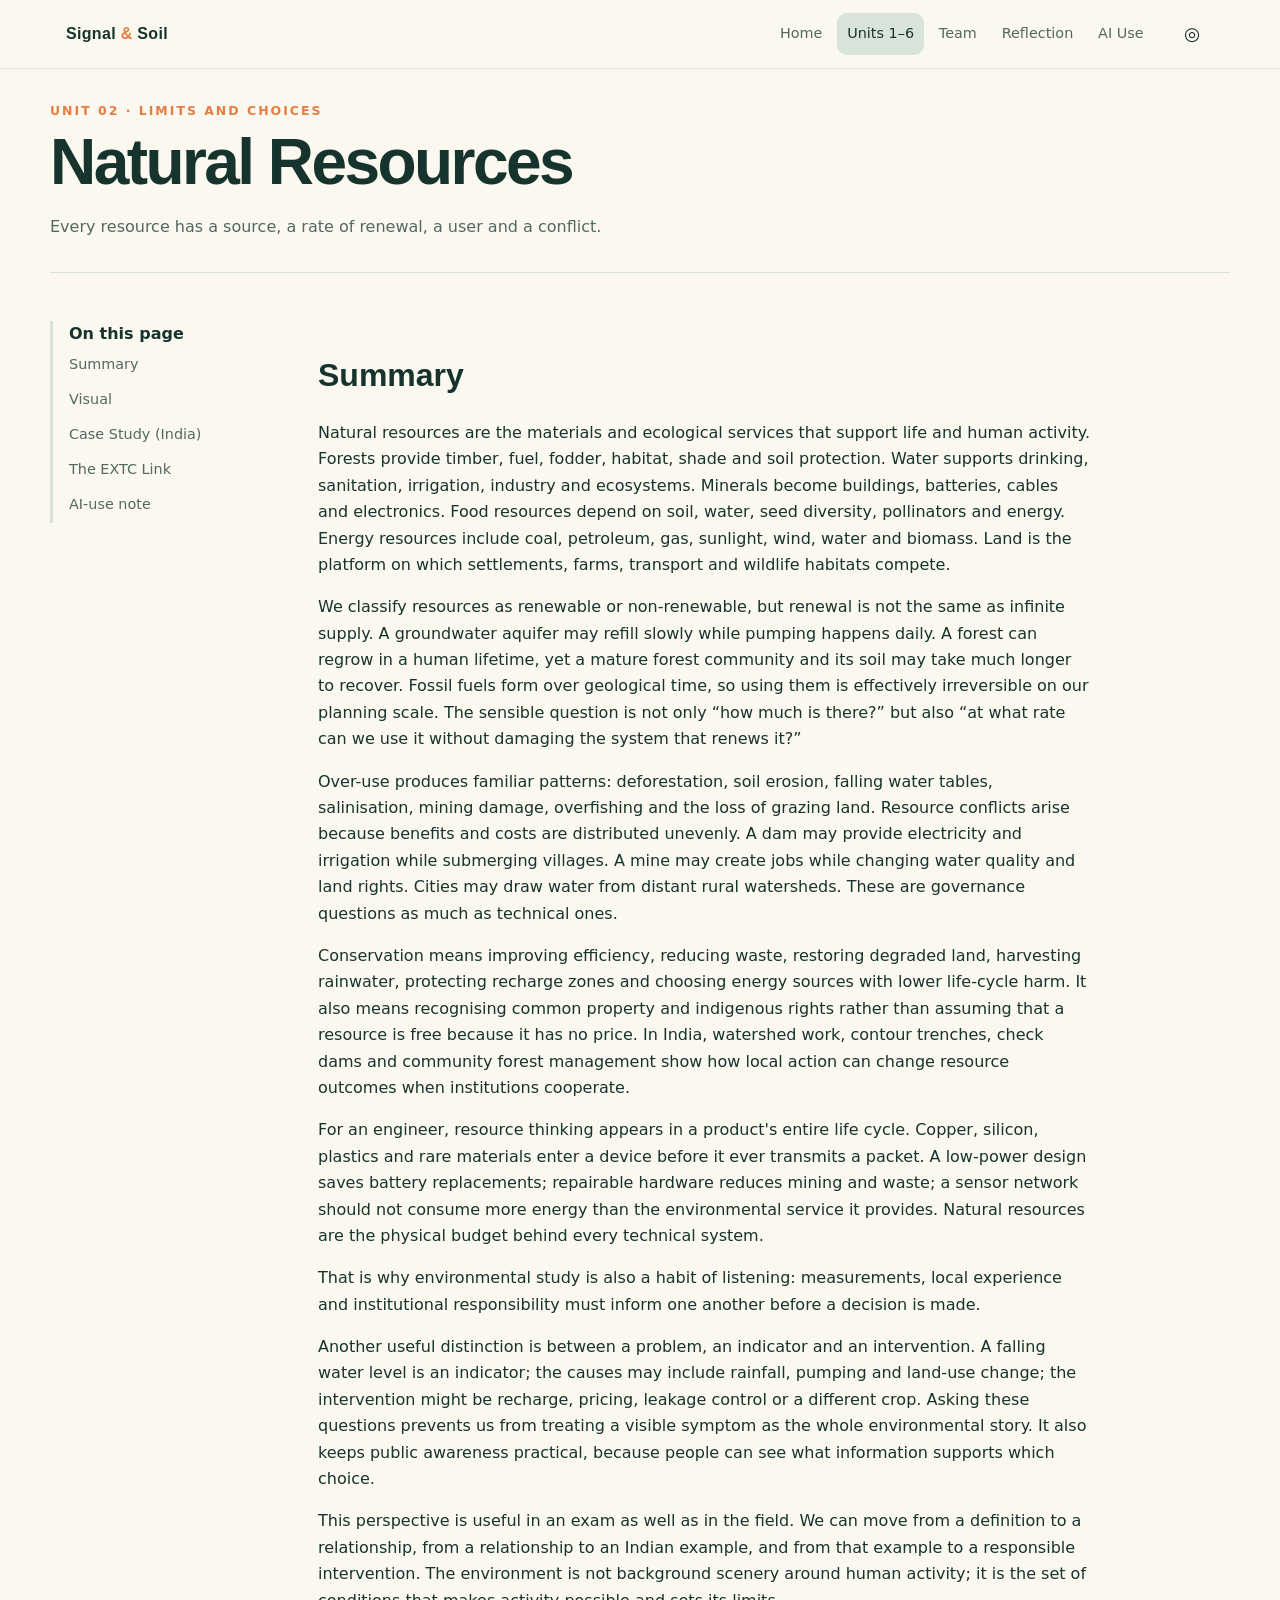
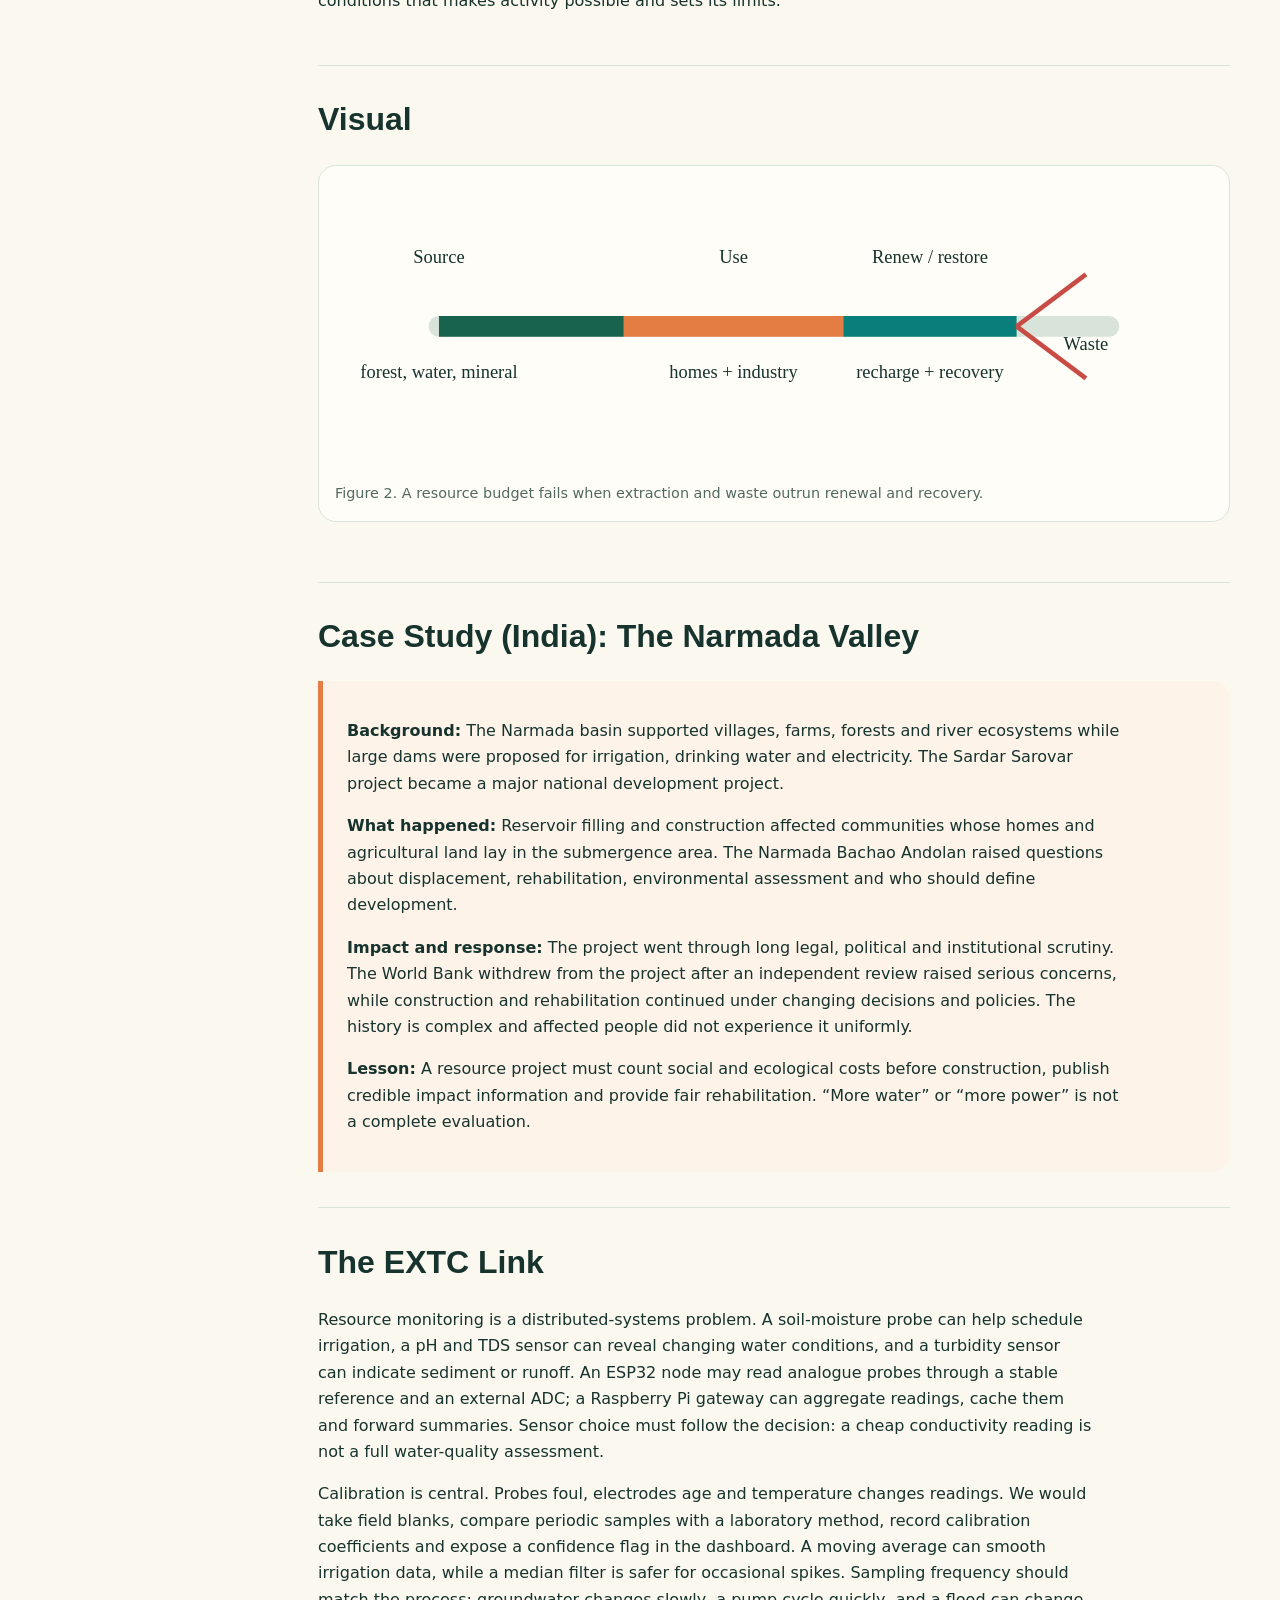
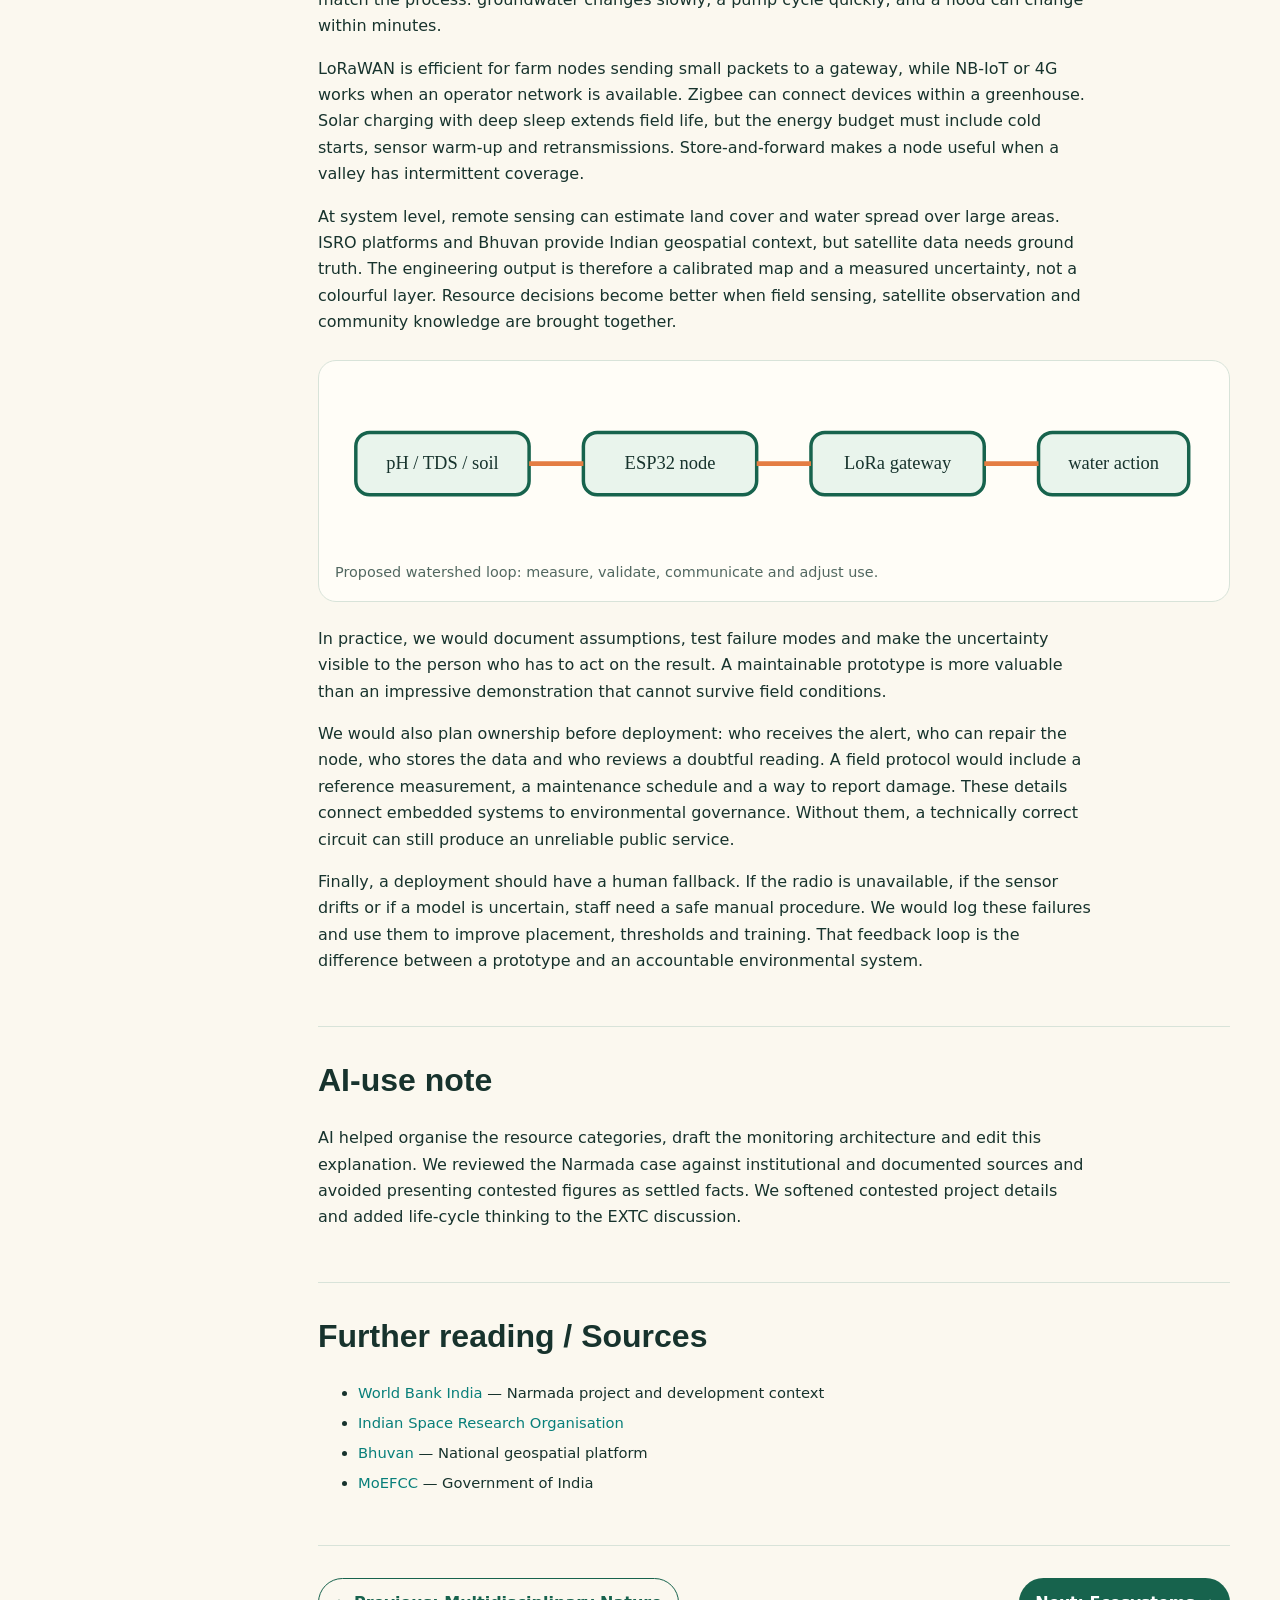
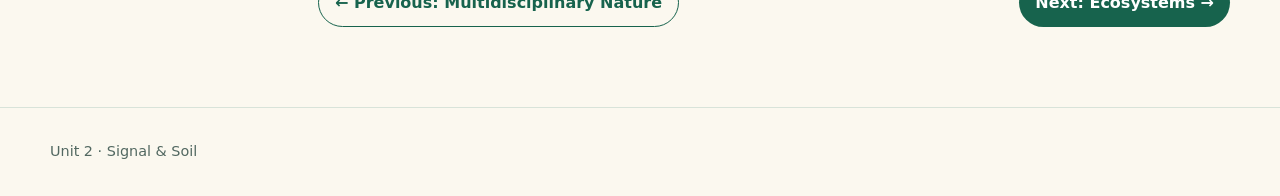
<file: unit-2.html>
<!doctype html><html lang="en"><head><meta charset="utf-8"><meta name="viewport" content="width=device-width,initial-scale=1"><title>Unit 2: Natural Resources | Signal & Soil</title><meta name="description" content="Unit 2 Environmental Science notes on forest, water, mineral, food, energy and land resources."><meta property="og:title" content="Signal & Soil | Environmental Science"><meta property="og:description" content="Environmental Science through an EXTC engineering lens."><link rel="icon" href="data:image/svg+xml,<svg xmlns='http://www.w3.org/2000/svg' viewBox='0 0 100 100'><text y='.9em' font-size='90'>🌿</text></svg"><link rel="stylesheet" href="assets/css/style.css"></head><body><a class="skip" href="#main">Skip to content</a><div class="progress"></div><header class="site-header"><nav class="nav"><a class="brand" href="index.html">Signal <span>&</span> Soil</a><button class="icon-button menu-button" data-menu aria-label="Open menu" aria-expanded="false">☰</button><div class="nav-links" data-nav-links><a href="index.html">Home</a><a href="unit-2.html" aria-current="page">Units 1–6</a><a href="team.html">Team</a><a href="reflection.html">Reflection</a><a href="ai-use.html">AI Use</a></div><div class="nav-actions"><button class="icon-button" data-focus aria-label="Toggle focus mode" aria-pressed="false">◎</button></div></nav></header><main id="main"><div class="container unit-header"><div class="eyebrow">Unit 02 · Limits and choices</div><h1 class="page-title">Natural Resources</h1><p class="muted">Every resource has a source, a rate of renewal, a user and a conflict.</p></div><div class="container unit-layout"><aside class="toc"><strong>On this page</strong><a href="#summary">Summary</a><a href="#visual">Visual</a><a href="#case">Case Study (India)</a><a href="#extc">The EXTC Link</a><a href="#ai">AI-use note</a></aside><article class="unit"><section id="summary"><h2>Summary</h2><p>Natural resources are the materials and ecological services that support life and human activity. Forests provide timber, fuel, fodder, habitat, shade and soil protection. Water supports drinking, sanitation, irrigation, industry and ecosystems. Minerals become buildings, batteries, cables and electronics. Food resources depend on soil, water, seed diversity, pollinators and energy. Energy resources include coal, petroleum, gas, sunlight, wind, water and biomass. Land is the platform on which settlements, farms, transport and wildlife habitats compete.</p><p>We classify resources as renewable or non-renewable, but renewal is not the same as infinite supply. A groundwater aquifer may refill slowly while pumping happens daily. A forest can regrow in a human lifetime, yet a mature forest community and its soil may take much longer to recover. Fossil fuels form over geological time, so using them is effectively irreversible on our planning scale. The sensible question is not only “how much is there?” but also “at what rate can we use it without damaging the system that renews it?”</p><p>Over-use produces familiar patterns: deforestation, soil erosion, falling water tables, salinisation, mining damage, overfishing and the loss of grazing land. Resource conflicts arise because benefits and costs are distributed unevenly. A dam may provide electricity and irrigation while submerging villages. A mine may create jobs while changing water quality and land rights. Cities may draw water from distant rural watersheds. These are governance questions as much as technical ones.</p><p>Conservation means improving efficiency, reducing waste, restoring degraded land, harvesting rainwater, protecting recharge zones and choosing energy sources with lower life-cycle harm. It also means recognising common property and indigenous rights rather than assuming that a resource is free because it has no price. In India, watershed work, contour trenches, check dams and community forest management show how local action can change resource outcomes when institutions cooperate.</p><p>For an engineer, resource thinking appears in a product's entire life cycle. Copper, silicon, plastics and rare materials enter a device before it ever transmits a packet. A low-power design saves battery replacements; repairable hardware reduces mining and waste; a sensor network should not consume more energy than the environmental service it provides. Natural resources are the physical budget behind every technical system.</p><p>That is why environmental study is also a habit of listening: measurements, local experience and institutional responsibility must inform one another before a decision is made.</p><p>Another useful distinction is between a problem, an indicator and an intervention. A falling water level is an indicator; the causes may include rainfall, pumping and land-use change; the intervention might be recharge, pricing, leakage control or a different crop. Asking these questions prevents us from treating a visible symptom as the whole environmental story. It also keeps public awareness practical, because people can see what information supports which choice.</p><p>This perspective is useful in an exam as well as in the field. We can move from a definition to a relationship, from a relationship to an Indian example, and from that example to a responsible intervention. The environment is not background scenery around human activity; it is the set of conditions that makes activity possible and sets its limits.</p></section><section id="visual"><h2>Visual</h2><figure class="visual"><svg viewBox="0 0 760 250" role="img" aria-label="A resource balance showing extraction, use, renewal and waste"><path d="M90 125h580" stroke="#d8e3d9" stroke-width="18" stroke-linecap="round"/><path d="M90 125h160" stroke="#17634d" stroke-width="18"/><path d="M250 125h190" stroke="#e47d43" stroke-width="18"/><path d="M440 125h150" stroke="#087f7a" stroke-width="18"/><g fill="#17332d" font-family="DM Sans" text-anchor="middle"><text x="90" y="70">Source</text><text x="345" y="70">Use</text><text x="515" y="70">Renew / restore</text><text x="650" y="145">Waste</text><text x="90" y="170">forest, water, mineral</text><text x="345" y="170">homes + industry</text><text x="515" y="170">recharge + recovery</text></g><path d="M590 125l60-45M590 125l60 45" stroke="#c94b45" stroke-width="4"/></svg><figcaption class="caption">Figure 2. A resource budget fails when extraction and waste outrun renewal and recovery.</figcaption></figure></section><section id="case"><h2>Case Study (India): The Narmada Valley</h2><div class="case"><p><strong>Background:</strong> The Narmada basin supported villages, farms, forests and river ecosystems while large dams were proposed for irrigation, drinking water and electricity. The Sardar Sarovar project became a major national development project.</p><p><strong>What happened:</strong> Reservoir filling and construction affected communities whose homes and agricultural land lay in the submergence area. The Narmada Bachao Andolan raised questions about displacement, rehabilitation, environmental assessment and who should define development.</p><p><strong>Impact and response:</strong> The project went through long legal, political and institutional scrutiny. The World Bank withdrew from the project after an independent review raised serious concerns, while construction and rehabilitation continued under changing decisions and policies. The history is complex and affected people did not experience it uniformly.</p><p><strong>Lesson:</strong> A resource project must count social and ecological costs before construction, publish credible impact information and provide fair rehabilitation. “More water” or “more power” is not a complete evaluation.</p></div></section><section id="extc"><h2>The EXTC Link</h2><p>Resource monitoring is a distributed-systems problem. A soil-moisture probe can help schedule irrigation, a pH and TDS sensor can reveal changing water conditions, and a turbidity sensor can indicate sediment or runoff. An ESP32 node may read analogue probes through a stable reference and an external ADC; a Raspberry Pi gateway can aggregate readings, cache them and forward summaries. Sensor choice must follow the decision: a cheap conductivity reading is not a full water-quality assessment.</p><p>Calibration is central. Probes foul, electrodes age and temperature changes readings. We would take field blanks, compare periodic samples with a laboratory method, record calibration coefficients and expose a confidence flag in the dashboard. A moving average can smooth irrigation data, while a median filter is safer for occasional spikes. Sampling frequency should match the process: groundwater changes slowly, a pump cycle quickly, and a flood can change within minutes.</p><p>LoRaWAN is efficient for farm nodes sending small packets to a gateway, while NB-IoT or 4G works when an operator network is available. Zigbee can connect devices within a greenhouse. Solar charging with deep sleep extends field life, but the energy budget must include cold starts, sensor warm-up and retransmissions. Store-and-forward makes a node useful when a valley has intermittent coverage.</p><p>At system level, remote sensing can estimate land cover and water spread over large areas. ISRO platforms and Bhuvan provide Indian geospatial context, but satellite data needs ground truth. The engineering output is therefore a calibrated map and a measured uncertainty, not a colourful layer. Resource decisions become better when field sensing, satellite observation and community knowledge are brought together.</p><div class="visual"><svg viewBox="0 0 760 150" role="img" aria-label="Smart watershed monitoring architecture"><g fill="#e9f4ec" stroke="#17634d" stroke-width="3"><rect x="18" y="48" width="150" height="54" rx="12"/><rect x="215" y="48" width="150" height="54" rx="12"/><rect x="412" y="48" width="150" height="54" rx="12"/><rect x="609" y="48" width="130" height="54" rx="12"/></g><g fill="#17332d" font-family="DM Sans" text-anchor="middle"><text x="93" y="80">pH / TDS / soil</text><text x="290" y="80">ESP32 node</text><text x="487" y="80">LoRa gateway</text><text x="674" y="80">water action</text></g><path d="M168 75h47M365 75h47M562 75h47" stroke="#e47d43" stroke-width="4"/></svg><p class="caption">Proposed watershed loop: measure, validate, communicate and adjust use.</p></div><p>In practice, we would document assumptions, test failure modes and make the uncertainty visible to the person who has to act on the result. A maintainable prototype is more valuable than an impressive demonstration that cannot survive field conditions.</p><p>We would also plan ownership before deployment: who receives the alert, who can repair the node, who stores the data and who reviews a doubtful reading. A field protocol would include a reference measurement, a maintenance schedule and a way to report damage. These details connect embedded systems to environmental governance. Without them, a technically correct circuit can still produce an unreliable public service.</p><p>Finally, a deployment should have a human fallback. If the radio is unavailable, if the sensor drifts or if a model is uncertain, staff need a safe manual procedure. We would log these failures and use them to improve placement, thresholds and training. That feedback loop is the difference between a prototype and an accountable environmental system.</p></section><section id="ai"><h2>AI-use note</h2><p>AI helped organise the resource categories, draft the monitoring architecture and edit this explanation. We reviewed the Narmada case against institutional and documented sources and avoided presenting contested figures as settled facts. We softened contested project details and added life-cycle thinking to the EXTC discussion.</p></section><section><h2>Further reading / Sources</h2><ul class="sources"><li><a href="https://www.worldbank.org/en/country/india">World Bank India</a> — Narmada project and development context</li><li><a href="https://www.isro.gov.in/">Indian Space Research Organisation</a></li><li><a href="https://bhuvan.nrsc.gov.in/">Bhuvan</a> — National geospatial platform</li><li><a href="https://moef.gov.in/">MoEFCC</a> — Government of India</li></ul></section><nav class="unit-nav" aria-label="Unit navigation"><a class="button ghost" href="unit-1.html">← Previous: Multidisciplinary Nature</a><a class="button" href="unit-3.html">Next: Ecosystems →</a></nav></article></div></main><footer class="site-footer"><div class="container">Unit 2 · Signal & Soil</div></footer><button class="back-top" aria-label="Back to top">↑</button><script src="assets/js/main.js"></script></body></html>
</file>
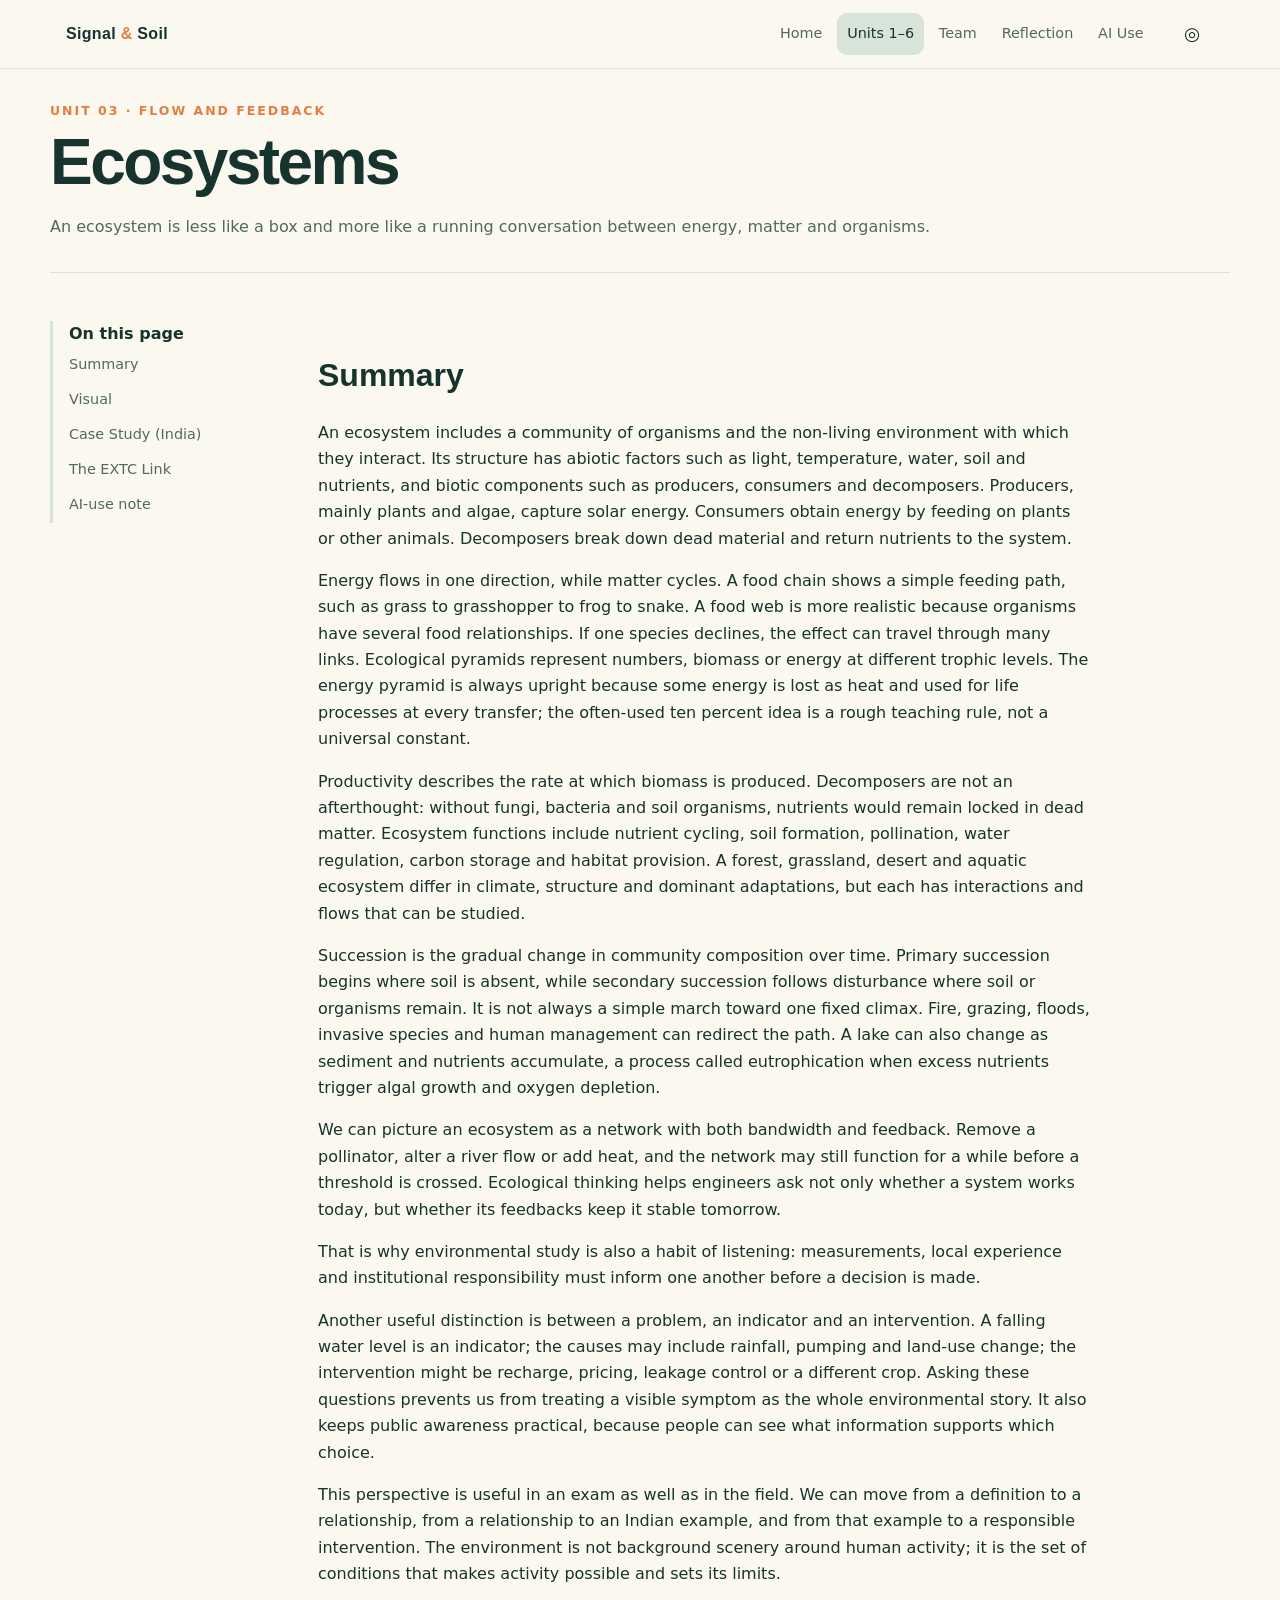
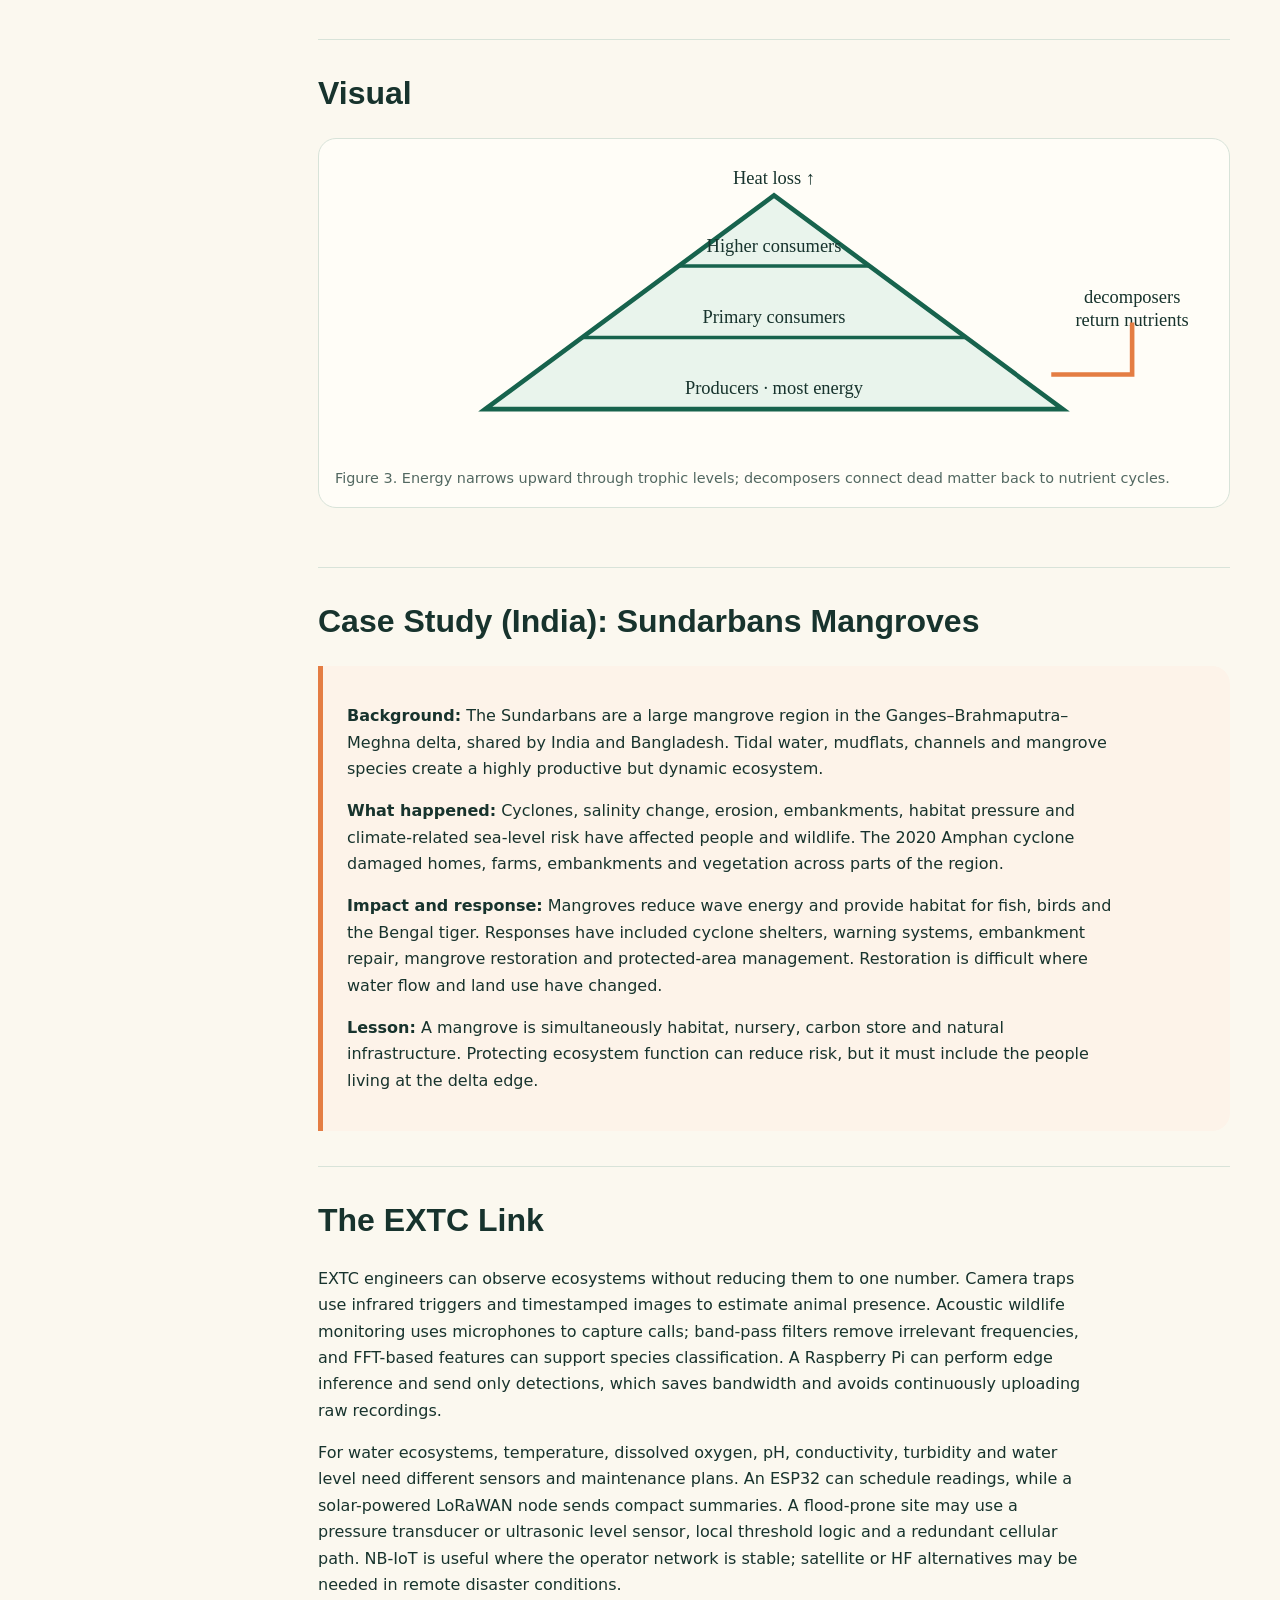
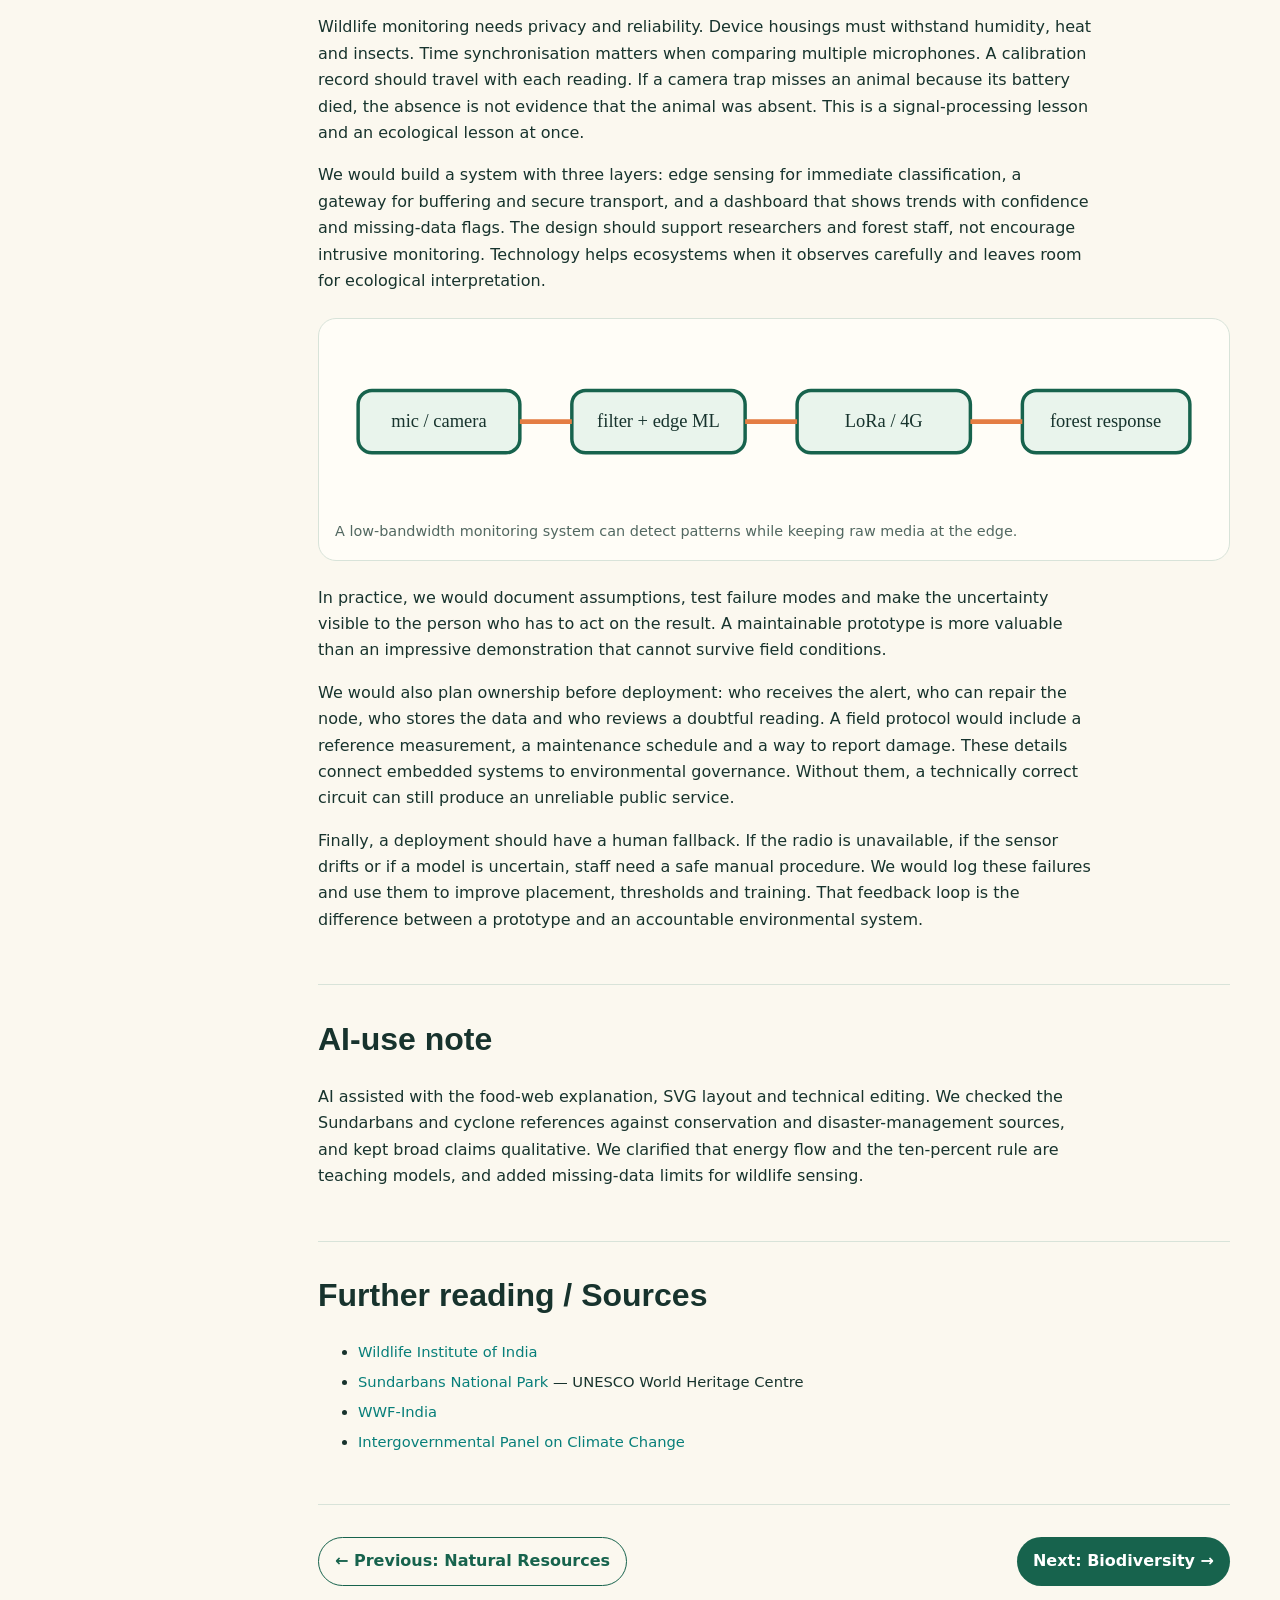
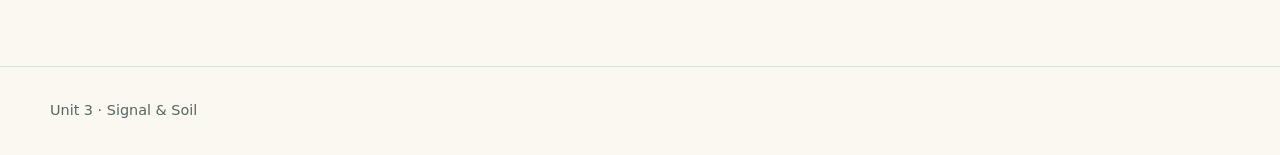
<file: unit-3.html>
<!doctype html><html lang="en"><head><meta charset="utf-8"><meta name="viewport" content="width=device-width,initial-scale=1"><title>Unit 3: Ecosystems | Signal & Soil</title><meta name="description" content="Unit 3 Environmental Science notes on ecosystem structure, function, energy flow and succession."><meta property="og:title" content="Signal & Soil | Environmental Science"><meta property="og:description" content="Environmental Science through an EXTC engineering lens."><link rel="icon" href="data:image/svg+xml,<svg xmlns='http://www.w3.org/2000/svg' viewBox='0 0 100 100'><text y='.9em' font-size='90'>🌿</text></svg"><link rel="stylesheet" href="assets/css/style.css"></head><body><a class="skip" href="#main">Skip to content</a><div class="progress"></div><header class="site-header"><nav class="nav"><a class="brand" href="index.html">Signal <span>&</span> Soil</a><button class="icon-button menu-button" data-menu aria-label="Open menu" aria-expanded="false">☰</button><div class="nav-links" data-nav-links><a href="index.html">Home</a><a href="unit-3.html" aria-current="page">Units 1–6</a><a href="team.html">Team</a><a href="reflection.html">Reflection</a><a href="ai-use.html">AI Use</a></div><div class="nav-actions"><button class="icon-button" data-focus aria-label="Toggle focus mode" aria-pressed="false">◎</button></div></nav></header><main id="main"><div class="container unit-header"><div class="eyebrow">Unit 03 · Flow and feedback</div><h1 class="page-title">Ecosystems</h1><p class="muted">An ecosystem is less like a box and more like a running conversation between energy, matter and organisms.</p></div><div class="container unit-layout"><aside class="toc"><strong>On this page</strong><a href="#summary">Summary</a><a href="#visual">Visual</a><a href="#case">Case Study (India)</a><a href="#extc">The EXTC Link</a><a href="#ai">AI-use note</a></aside><article class="unit"><section id="summary"><h2>Summary</h2><p>An ecosystem includes a community of organisms and the non-living environment with which they interact. Its structure has abiotic factors such as light, temperature, water, soil and nutrients, and biotic components such as producers, consumers and decomposers. Producers, mainly plants and algae, capture solar energy. Consumers obtain energy by feeding on plants or other animals. Decomposers break down dead material and return nutrients to the system.</p><p>Energy flows in one direction, while matter cycles. A food chain shows a simple feeding path, such as grass to grasshopper to frog to snake. A food web is more realistic because organisms have several food relationships. If one species declines, the effect can travel through many links. Ecological pyramids represent numbers, biomass or energy at different trophic levels. The energy pyramid is always upright because some energy is lost as heat and used for life processes at every transfer; the often-used ten percent idea is a rough teaching rule, not a universal constant.</p><p>Productivity describes the rate at which biomass is produced. Decomposers are not an afterthought: without fungi, bacteria and soil organisms, nutrients would remain locked in dead matter. Ecosystem functions include nutrient cycling, soil formation, pollination, water regulation, carbon storage and habitat provision. A forest, grassland, desert and aquatic ecosystem differ in climate, structure and dominant adaptations, but each has interactions and flows that can be studied.</p><p>Succession is the gradual change in community composition over time. Primary succession begins where soil is absent, while secondary succession follows disturbance where soil or organisms remain. It is not always a simple march toward one fixed climax. Fire, grazing, floods, invasive species and human management can redirect the path. A lake can also change as sediment and nutrients accumulate, a process called eutrophication when excess nutrients trigger algal growth and oxygen depletion.</p><p>We can picture an ecosystem as a network with both bandwidth and feedback. Remove a pollinator, alter a river flow or add heat, and the network may still function for a while before a threshold is crossed. Ecological thinking helps engineers ask not only whether a system works today, but whether its feedbacks keep it stable tomorrow.</p><p>That is why environmental study is also a habit of listening: measurements, local experience and institutional responsibility must inform one another before a decision is made.</p><p>Another useful distinction is between a problem, an indicator and an intervention. A falling water level is an indicator; the causes may include rainfall, pumping and land-use change; the intervention might be recharge, pricing, leakage control or a different crop. Asking these questions prevents us from treating a visible symptom as the whole environmental story. It also keeps public awareness practical, because people can see what information supports which choice.</p><p>This perspective is useful in an exam as well as in the field. We can move from a definition to a relationship, from a relationship to an Indian example, and from that example to a responsible intervention. The environment is not background scenery around human activity; it is the set of conditions that makes activity possible and sets its limits.</p></section><section id="visual"><h2>Visual</h2><figure class="visual"><svg viewBox="0 0 760 260" role="img" aria-label="Energy flow pyramid with producers at the base and decomposers returning nutrients"><path d="M130 220 380 35l250 185z" fill="#e9f4ec" stroke="#17634d" stroke-width="4"/><path d="M214 158h332M297 96h166" stroke="#17634d" stroke-width="3"/><g fill="#17332d" font-family="DM Sans" text-anchor="middle"><text x="380" y="207">Producers · most energy</text><text x="380" y="145">Primary consumers</text><text x="380" y="84">Higher consumers</text><text x="380" y="25">Heat loss ↑</text><text x="690" y="128">decomposers</text><text x="690" y="148">return nutrients</text></g><path d="M620 190h70v-45" fill="none" stroke="#e47d43" stroke-width="4"/></svg><figcaption class="caption">Figure 3. Energy narrows upward through trophic levels; decomposers connect dead matter back to nutrient cycles.</figcaption></figure></section><section id="case"><h2>Case Study (India): Sundarbans Mangroves</h2><div class="case"><p><strong>Background:</strong> The Sundarbans are a large mangrove region in the Ganges–Brahmaputra–Meghna delta, shared by India and Bangladesh. Tidal water, mudflats, channels and mangrove species create a highly productive but dynamic ecosystem.</p><p><strong>What happened:</strong> Cyclones, salinity change, erosion, embankments, habitat pressure and climate-related sea-level risk have affected people and wildlife. The 2020 Amphan cyclone damaged homes, farms, embankments and vegetation across parts of the region.</p><p><strong>Impact and response:</strong> Mangroves reduce wave energy and provide habitat for fish, birds and the Bengal tiger. Responses have included cyclone shelters, warning systems, embankment repair, mangrove restoration and protected-area management. Restoration is difficult where water flow and land use have changed.</p><p><strong>Lesson:</strong> A mangrove is simultaneously habitat, nursery, carbon store and natural infrastructure. Protecting ecosystem function can reduce risk, but it must include the people living at the delta edge.</p></div></section><section id="extc"><h2>The EXTC Link</h2><p>EXTC engineers can observe ecosystems without reducing them to one number. Camera traps use infrared triggers and timestamped images to estimate animal presence. Acoustic wildlife monitoring uses microphones to capture calls; band-pass filters remove irrelevant frequencies, and FFT-based features can support species classification. A Raspberry Pi can perform edge inference and send only detections, which saves bandwidth and avoids continuously uploading raw recordings.</p><p>For water ecosystems, temperature, dissolved oxygen, pH, conductivity, turbidity and water level need different sensors and maintenance plans. An ESP32 can schedule readings, while a solar-powered LoRaWAN node sends compact summaries. A flood-prone site may use a pressure transducer or ultrasonic level sensor, local threshold logic and a redundant cellular path. NB-IoT is useful where the operator network is stable; satellite or HF alternatives may be needed in remote disaster conditions.</p><p>Wildlife monitoring needs privacy and reliability. Device housings must withstand humidity, heat and insects. Time synchronisation matters when comparing multiple microphones. A calibration record should travel with each reading. If a camera trap misses an animal because its battery died, the absence is not evidence that the animal was absent. This is a signal-processing lesson and an ecological lesson at once.</p><p>We would build a system with three layers: edge sensing for immediate classification, a gateway for buffering and secure transport, and a dashboard that shows trends with confidence and missing-data flags. The design should support researchers and forest staff, not encourage intrusive monitoring. Technology helps ecosystems when it observes carefully and leaves room for ecological interpretation.</p><div class="visual"><svg viewBox="0 0 760 150" role="img" aria-label="Wildlife acoustic monitoring block diagram"><g fill="#e9f4ec" stroke="#17634d" stroke-width="3"><rect x="20" y="48" width="140" height="54" rx="12"/><rect x="205" y="48" width="150" height="54" rx="12"/><rect x="400" y="48" width="150" height="54" rx="12"/><rect x="595" y="48" width="145" height="54" rx="12"/></g><g fill="#17332d" font-family="DM Sans" text-anchor="middle"><text x="90" y="80">mic / camera</text><text x="280" y="80">filter + edge ML</text><text x="475" y="80">LoRa / 4G</text><text x="667" y="80">forest response</text></g><path d="M160 75h45M355 75h45M550 75h45" stroke="#e47d43" stroke-width="4"/></svg><p class="caption">A low-bandwidth monitoring system can detect patterns while keeping raw media at the edge.</p></div><p>In practice, we would document assumptions, test failure modes and make the uncertainty visible to the person who has to act on the result. A maintainable prototype is more valuable than an impressive demonstration that cannot survive field conditions.</p><p>We would also plan ownership before deployment: who receives the alert, who can repair the node, who stores the data and who reviews a doubtful reading. A field protocol would include a reference measurement, a maintenance schedule and a way to report damage. These details connect embedded systems to environmental governance. Without them, a technically correct circuit can still produce an unreliable public service.</p><p>Finally, a deployment should have a human fallback. If the radio is unavailable, if the sensor drifts or if a model is uncertain, staff need a safe manual procedure. We would log these failures and use them to improve placement, thresholds and training. That feedback loop is the difference between a prototype and an accountable environmental system.</p></section><section id="ai"><h2>AI-use note</h2><p>AI assisted with the food-web explanation, SVG layout and technical editing. We checked the Sundarbans and cyclone references against conservation and disaster-management sources, and kept broad claims qualitative. We clarified that energy flow and the ten-percent rule are teaching models, and added missing-data limits for wildlife sensing.</p></section><section><h2>Further reading / Sources</h2><ul class="sources"><li><a href="https://www.wii.gov.in/">Wildlife Institute of India</a></li><li><a href="https://whc.unesco.org/en/list/452/">Sundarbans National Park</a> — UNESCO World Heritage Centre</li><li><a href="https://www.wwf.org.in/">WWF-India</a></li><li><a href="https://www.ipcc.ch/">Intergovernmental Panel on Climate Change</a></li></ul></section><nav class="unit-nav" aria-label="Unit navigation"><a class="button ghost" href="unit-2.html">← Previous: Natural Resources</a><a class="button" href="unit-4.html">Next: Biodiversity →</a></nav></article></div></main><footer class="site-footer"><div class="container">Unit 3 · Signal & Soil</div></footer><button class="back-top" aria-label="Back to top">↑</button><script src="assets/js/main.js"></script></body></html>
</file>
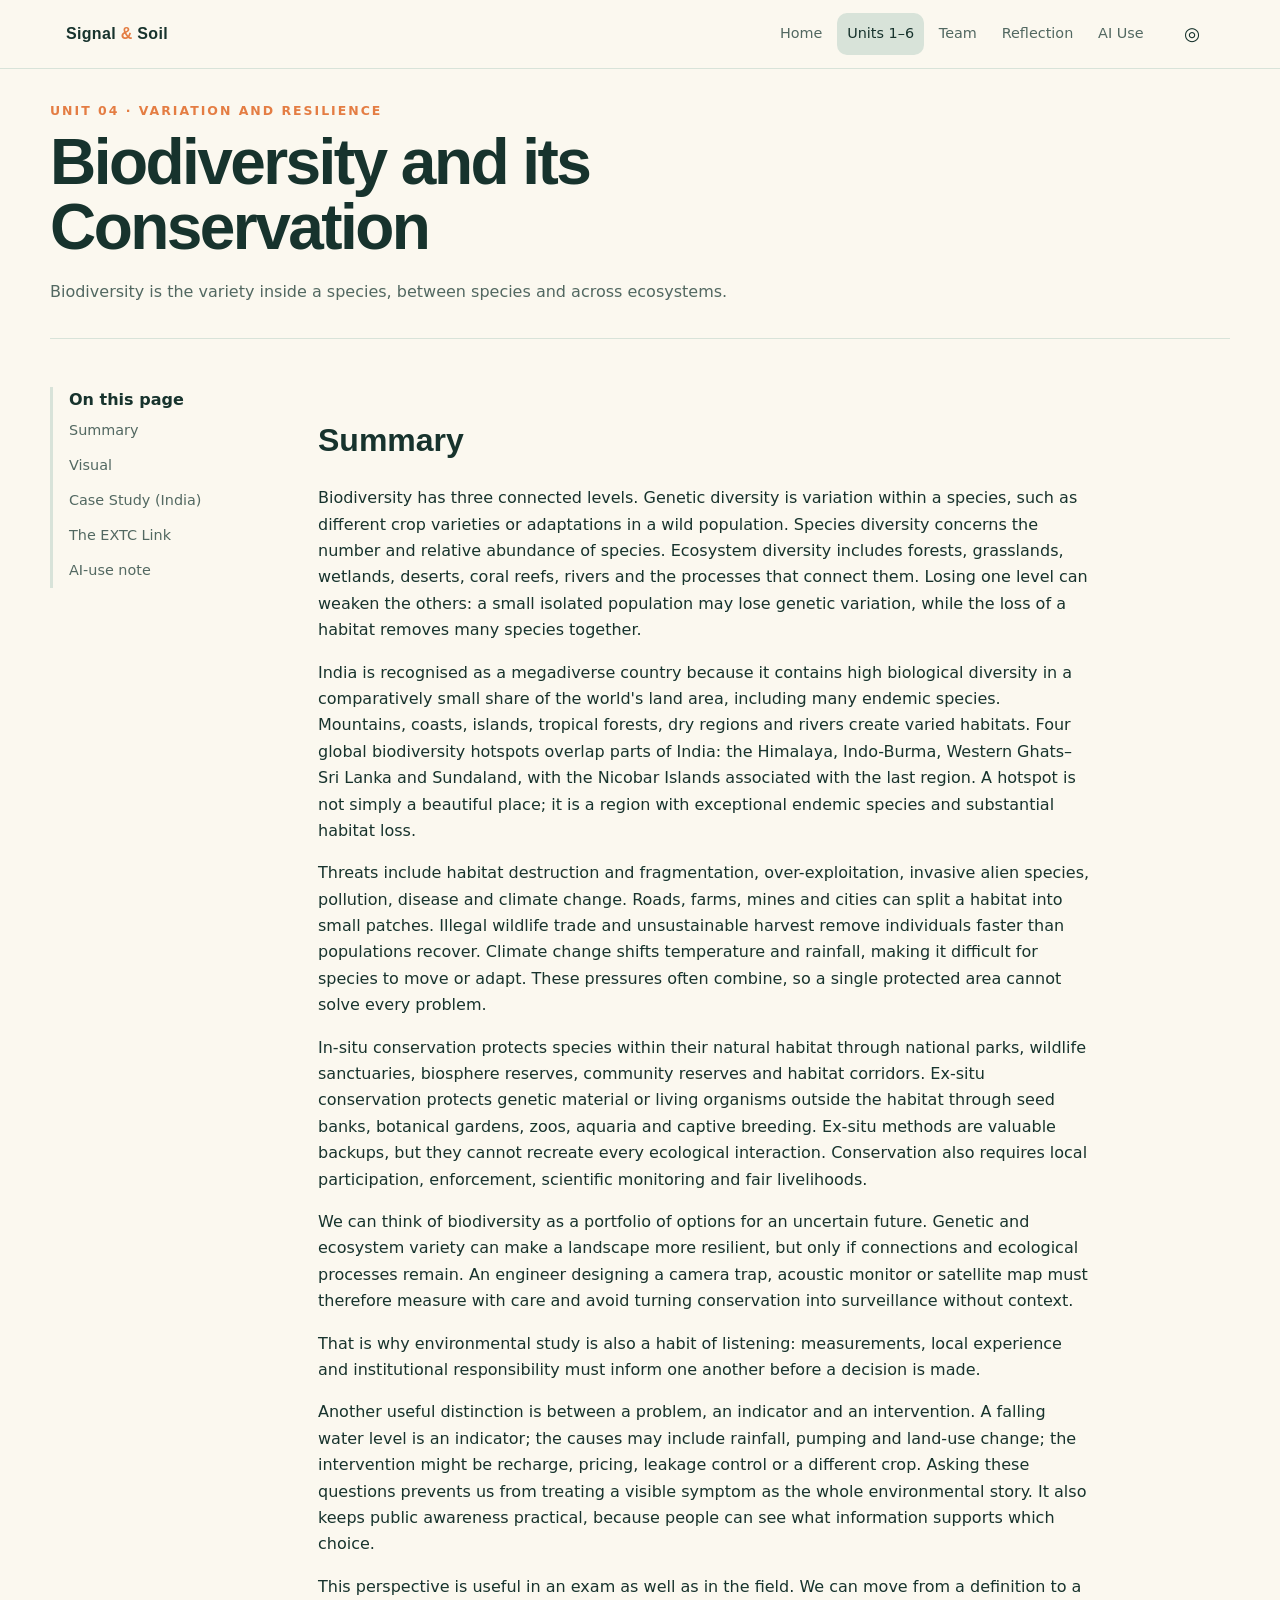
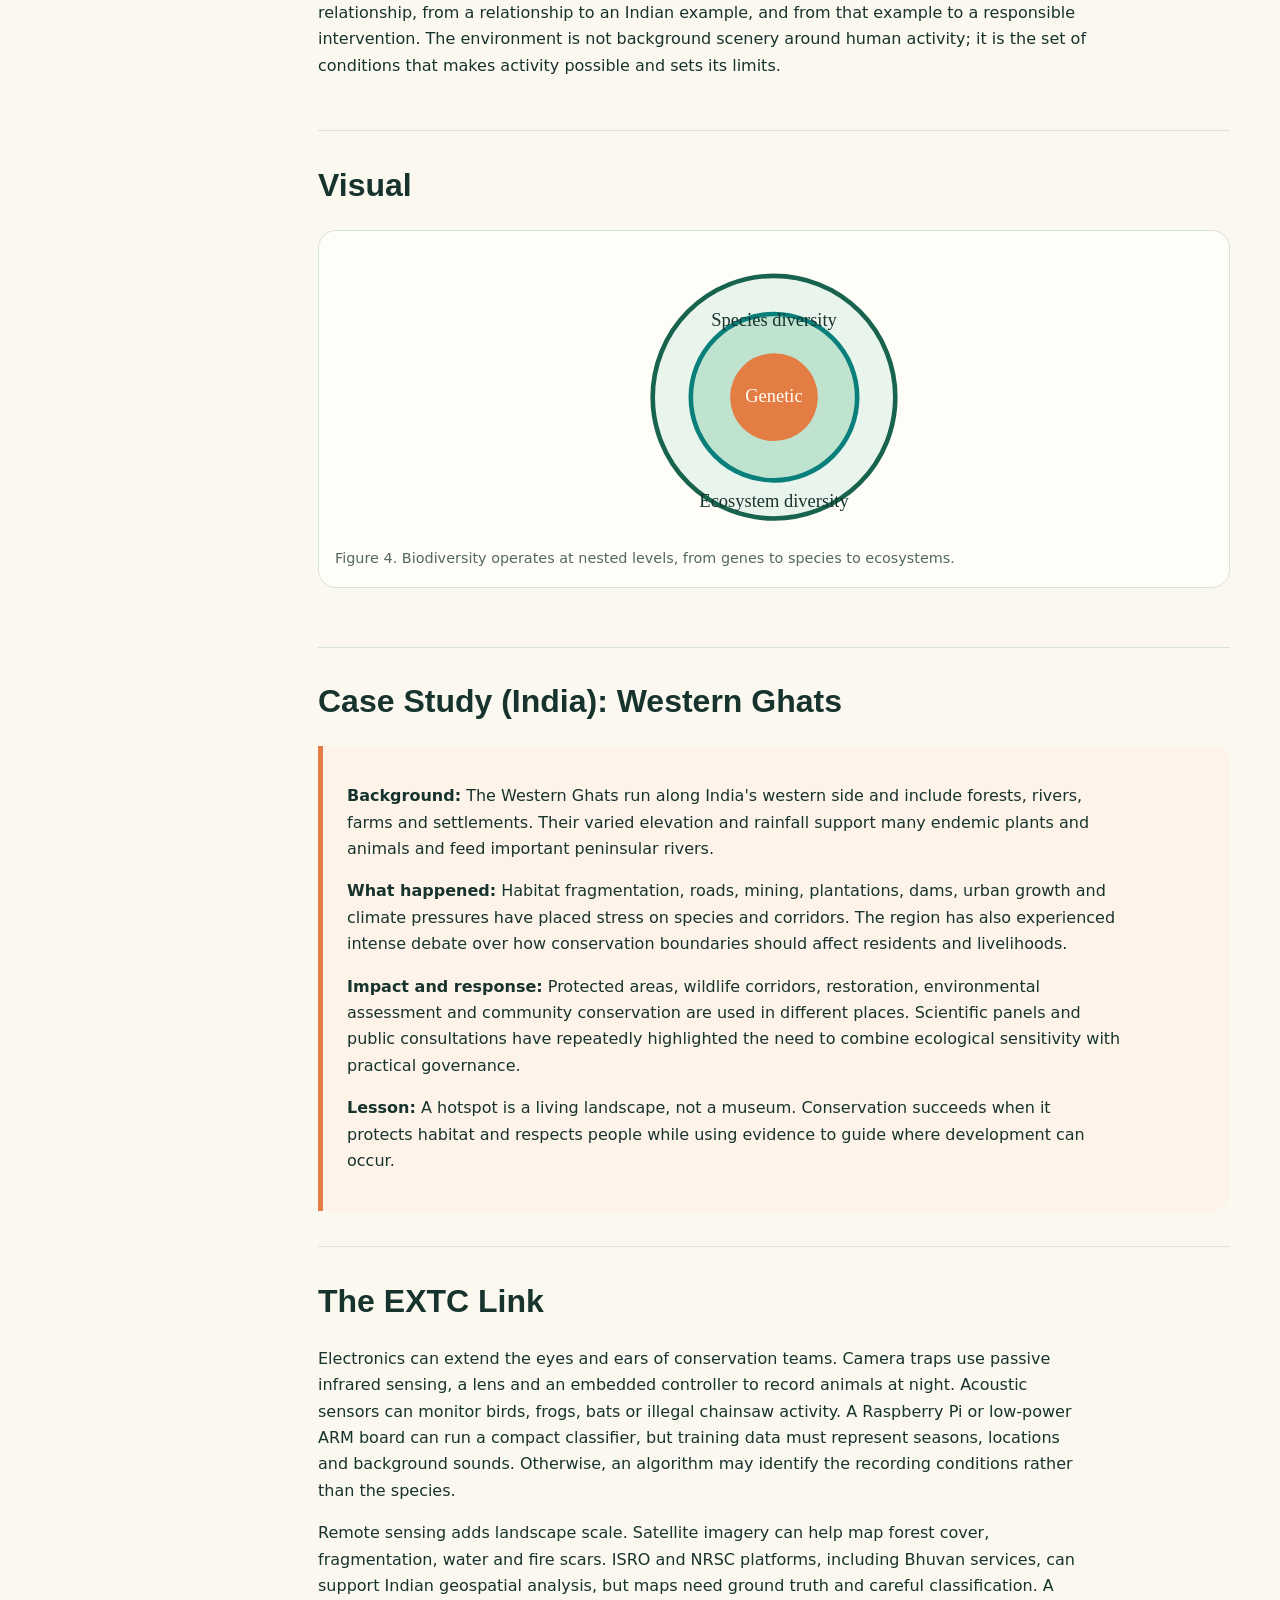
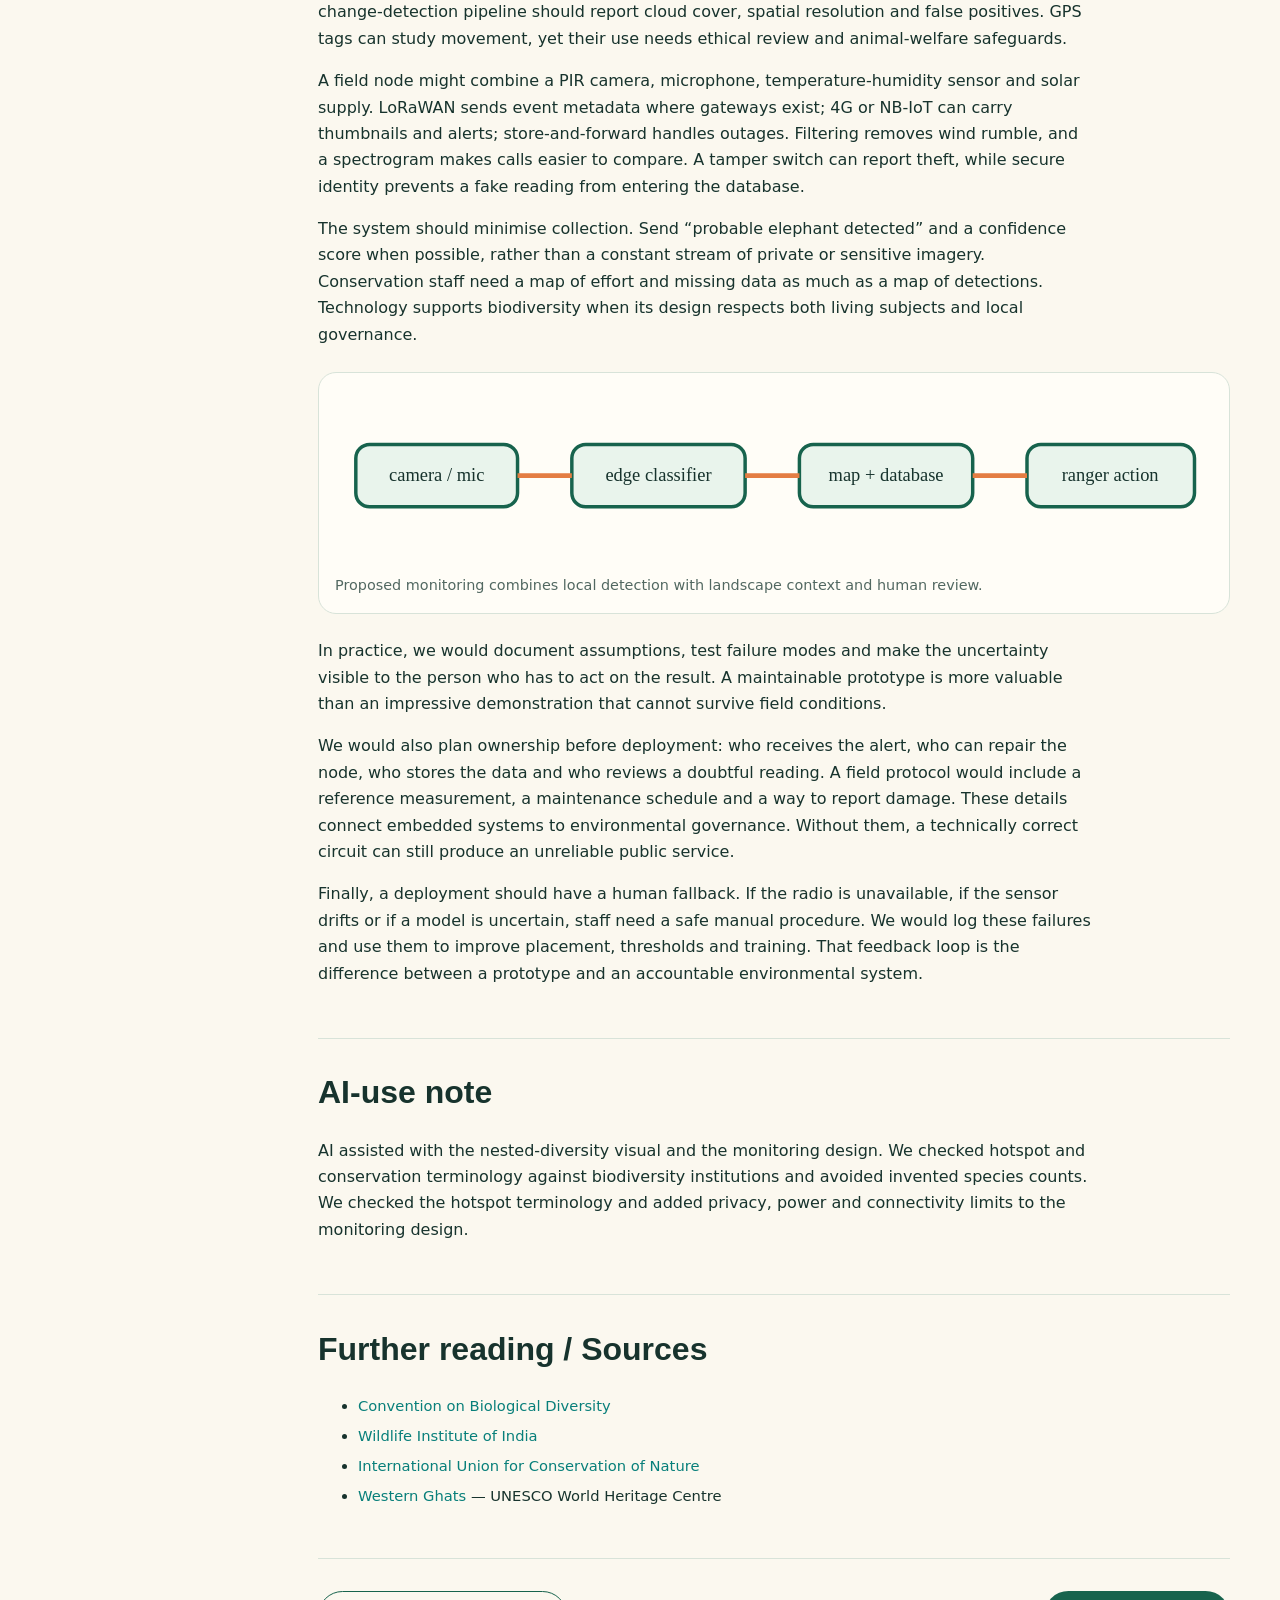
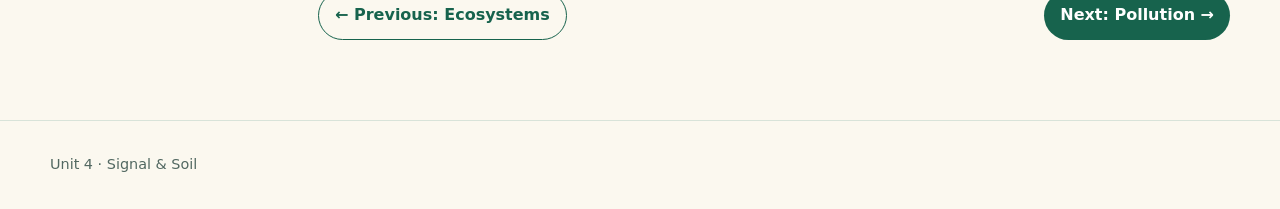
<file: unit-4.html>
<!doctype html><html lang="en"><head><meta charset="utf-8"><meta name="viewport" content="width=device-width,initial-scale=1"><title>Unit 4: Biodiversity | Signal & Soil</title><meta name="description" content="Unit 4 Environmental Science notes on biodiversity, hotspots, threats and conservation."><meta property="og:title" content="Signal & Soil | Environmental Science"><meta property="og:description" content="Environmental Science through an EXTC engineering lens."><link rel="icon" href="data:image/svg+xml,<svg xmlns='http://www.w3.org/2000/svg' viewBox='0 0 100 100'><text y='.9em' font-size='90'>🌿</text></svg"><link rel="stylesheet" href="assets/css/style.css"></head><body><a class="skip" href="#main">Skip to content</a><div class="progress"></div><header class="site-header"><nav class="nav"><a class="brand" href="index.html">Signal <span>&</span> Soil</a><button class="icon-button menu-button" data-menu aria-label="Open menu" aria-expanded="false">☰</button><div class="nav-links" data-nav-links><a href="index.html">Home</a><a href="unit-4.html" aria-current="page">Units 1–6</a><a href="team.html">Team</a><a href="reflection.html">Reflection</a><a href="ai-use.html">AI Use</a></div><div class="nav-actions"><button class="icon-button" data-focus aria-label="Toggle focus mode" aria-pressed="false">◎</button></div></nav></header><main id="main"><div class="container unit-header"><div class="eyebrow">Unit 04 · Variation and resilience</div><h1 class="page-title">Biodiversity and its Conservation</h1><p class="muted">Biodiversity is the variety inside a species, between species and across ecosystems.</p></div><div class="container unit-layout"><aside class="toc"><strong>On this page</strong><a href="#summary">Summary</a><a href="#visual">Visual</a><a href="#case">Case Study (India)</a><a href="#extc">The EXTC Link</a><a href="#ai">AI-use note</a></aside><article class="unit"><section id="summary"><h2>Summary</h2><p>Biodiversity has three connected levels. Genetic diversity is variation within a species, such as different crop varieties or adaptations in a wild population. Species diversity concerns the number and relative abundance of species. Ecosystem diversity includes forests, grasslands, wetlands, deserts, coral reefs, rivers and the processes that connect them. Losing one level can weaken the others: a small isolated population may lose genetic variation, while the loss of a habitat removes many species together.</p><p>India is recognised as a megadiverse country because it contains high biological diversity in a comparatively small share of the world's land area, including many endemic species. Mountains, coasts, islands, tropical forests, dry regions and rivers create varied habitats. Four global biodiversity hotspots overlap parts of India: the Himalaya, Indo-Burma, Western Ghats–Sri Lanka and Sundaland, with the Nicobar Islands associated with the last region. A hotspot is not simply a beautiful place; it is a region with exceptional endemic species and substantial habitat loss.</p><p>Threats include habitat destruction and fragmentation, over-exploitation, invasive alien species, pollution, disease and climate change. Roads, farms, mines and cities can split a habitat into small patches. Illegal wildlife trade and unsustainable harvest remove individuals faster than populations recover. Climate change shifts temperature and rainfall, making it difficult for species to move or adapt. These pressures often combine, so a single protected area cannot solve every problem.</p><p>In-situ conservation protects species within their natural habitat through national parks, wildlife sanctuaries, biosphere reserves, community reserves and habitat corridors. Ex-situ conservation protects genetic material or living organisms outside the habitat through seed banks, botanical gardens, zoos, aquaria and captive breeding. Ex-situ methods are valuable backups, but they cannot recreate every ecological interaction. Conservation also requires local participation, enforcement, scientific monitoring and fair livelihoods.</p><p>We can think of biodiversity as a portfolio of options for an uncertain future. Genetic and ecosystem variety can make a landscape more resilient, but only if connections and ecological processes remain. An engineer designing a camera trap, acoustic monitor or satellite map must therefore measure with care and avoid turning conservation into surveillance without context.</p><p>That is why environmental study is also a habit of listening: measurements, local experience and institutional responsibility must inform one another before a decision is made.</p><p>Another useful distinction is between a problem, an indicator and an intervention. A falling water level is an indicator; the causes may include rainfall, pumping and land-use change; the intervention might be recharge, pricing, leakage control or a different crop. Asking these questions prevents us from treating a visible symptom as the whole environmental story. It also keeps public awareness practical, because people can see what information supports which choice.</p><p>This perspective is useful in an exam as well as in the field. We can move from a definition to a relationship, from a relationship to an Indian example, and from that example to a responsible intervention. The environment is not background scenery around human activity; it is the set of conditions that makes activity possible and sets its limits.</p></section><section id="visual"><h2>Visual</h2><figure class="visual"><svg viewBox="0 0 760 250" role="img" aria-label="Three nested circles showing genetic, species and ecosystem diversity"><circle cx="380" cy="130" r="105" fill="#e9f4ec" stroke="#17634d" stroke-width="4"/><circle cx="380" cy="130" r="72" fill="#bfe3cf" stroke="#087f7a" stroke-width="4"/><circle cx="380" cy="130" r="38" fill="#e47d43"/><g fill="#17332d" font-family="DM Sans" text-anchor="middle"><text x="380" y="134" fill="#fffdf7">Genetic</text><text x="380" y="68">Species diversity</text><text x="380" y="225">Ecosystem diversity</text></g></svg><figcaption class="caption">Figure 4. Biodiversity operates at nested levels, from genes to species to ecosystems.</figcaption></figure></section><section id="case"><h2>Case Study (India): Western Ghats</h2><div class="case"><p><strong>Background:</strong> The Western Ghats run along India's western side and include forests, rivers, farms and settlements. Their varied elevation and rainfall support many endemic plants and animals and feed important peninsular rivers.</p><p><strong>What happened:</strong> Habitat fragmentation, roads, mining, plantations, dams, urban growth and climate pressures have placed stress on species and corridors. The region has also experienced intense debate over how conservation boundaries should affect residents and livelihoods.</p><p><strong>Impact and response:</strong> Protected areas, wildlife corridors, restoration, environmental assessment and community conservation are used in different places. Scientific panels and public consultations have repeatedly highlighted the need to combine ecological sensitivity with practical governance.</p><p><strong>Lesson:</strong> A hotspot is a living landscape, not a museum. Conservation succeeds when it protects habitat and respects people while using evidence to guide where development can occur.</p></div></section><section id="extc"><h2>The EXTC Link</h2><p>Electronics can extend the eyes and ears of conservation teams. Camera traps use passive infrared sensing, a lens and an embedded controller to record animals at night. Acoustic sensors can monitor birds, frogs, bats or illegal chainsaw activity. A Raspberry Pi or low-power ARM board can run a compact classifier, but training data must represent seasons, locations and background sounds. Otherwise, an algorithm may identify the recording conditions rather than the species.</p><p>Remote sensing adds landscape scale. Satellite imagery can help map forest cover, fragmentation, water and fire scars. ISRO and NRSC platforms, including Bhuvan services, can support Indian geospatial analysis, but maps need ground truth and careful classification. A change-detection pipeline should report cloud cover, spatial resolution and false positives. GPS tags can study movement, yet their use needs ethical review and animal-welfare safeguards.</p><p>A field node might combine a PIR camera, microphone, temperature-humidity sensor and solar supply. LoRaWAN sends event metadata where gateways exist; 4G or NB-IoT can carry thumbnails and alerts; store-and-forward handles outages. Filtering removes wind rumble, and a spectrogram makes calls easier to compare. A tamper switch can report theft, while secure identity prevents a fake reading from entering the database.</p><p>The system should minimise collection. Send “probable elephant detected” and a confidence score when possible, rather than a constant stream of private or sensitive imagery. Conservation staff need a map of effort and missing data as much as a map of detections. Technology supports biodiversity when its design respects both living subjects and local governance.</p><div class="visual"><svg viewBox="0 0 760 150" role="img" aria-label="Biodiversity monitoring design with camera trap, edge model, satellite map and ranger alert"><g fill="#e9f4ec" stroke="#17634d" stroke-width="3"><rect x="18" y="48" width="140" height="54" rx="12"/><rect x="205" y="48" width="150" height="54" rx="12"/><rect x="402" y="48" width="150" height="54" rx="12"/><rect x="599" y="48" width="145" height="54" rx="12"/></g><g fill="#17332d" font-family="DM Sans" text-anchor="middle"><text x="88" y="80">camera / mic</text><text x="280" y="80">edge classifier</text><text x="477" y="80">map + database</text><text x="671" y="80">ranger action</text></g><path d="M158 75h47M355 75h47M552 75h47" stroke="#e47d43" stroke-width="4"/></svg><p class="caption">Proposed monitoring combines local detection with landscape context and human review.</p></div><p>In practice, we would document assumptions, test failure modes and make the uncertainty visible to the person who has to act on the result. A maintainable prototype is more valuable than an impressive demonstration that cannot survive field conditions.</p><p>We would also plan ownership before deployment: who receives the alert, who can repair the node, who stores the data and who reviews a doubtful reading. A field protocol would include a reference measurement, a maintenance schedule and a way to report damage. These details connect embedded systems to environmental governance. Without them, a technically correct circuit can still produce an unreliable public service.</p><p>Finally, a deployment should have a human fallback. If the radio is unavailable, if the sensor drifts or if a model is uncertain, staff need a safe manual procedure. We would log these failures and use them to improve placement, thresholds and training. That feedback loop is the difference between a prototype and an accountable environmental system.</p></section><section id="ai"><h2>AI-use note</h2><p>AI assisted with the nested-diversity visual and the monitoring design. We checked hotspot and conservation terminology against biodiversity institutions and avoided invented species counts. We checked the hotspot terminology and added privacy, power and connectivity limits to the monitoring design.</p></section><section><h2>Further reading / Sources</h2><ul class="sources"><li><a href="https://www.cbd.int/">Convention on Biological Diversity</a></li><li><a href="https://www.wii.gov.in/">Wildlife Institute of India</a></li><li><a href="https://www.iucn.org/">International Union for Conservation of Nature</a></li><li><a href="https://whc.unesco.org/en/list/1342/">Western Ghats</a> — UNESCO World Heritage Centre</li></ul></section><nav class="unit-nav" aria-label="Unit navigation"><a class="button ghost" href="unit-3.html">← Previous: Ecosystems</a><a class="button" href="unit-5.html">Next: Pollution →</a></nav></article></div></main><footer class="site-footer"><div class="container">Unit 4 · Signal & Soil</div></footer><button class="back-top" aria-label="Back to top">↑</button><script src="assets/js/main.js"></script></body></html>
</file>
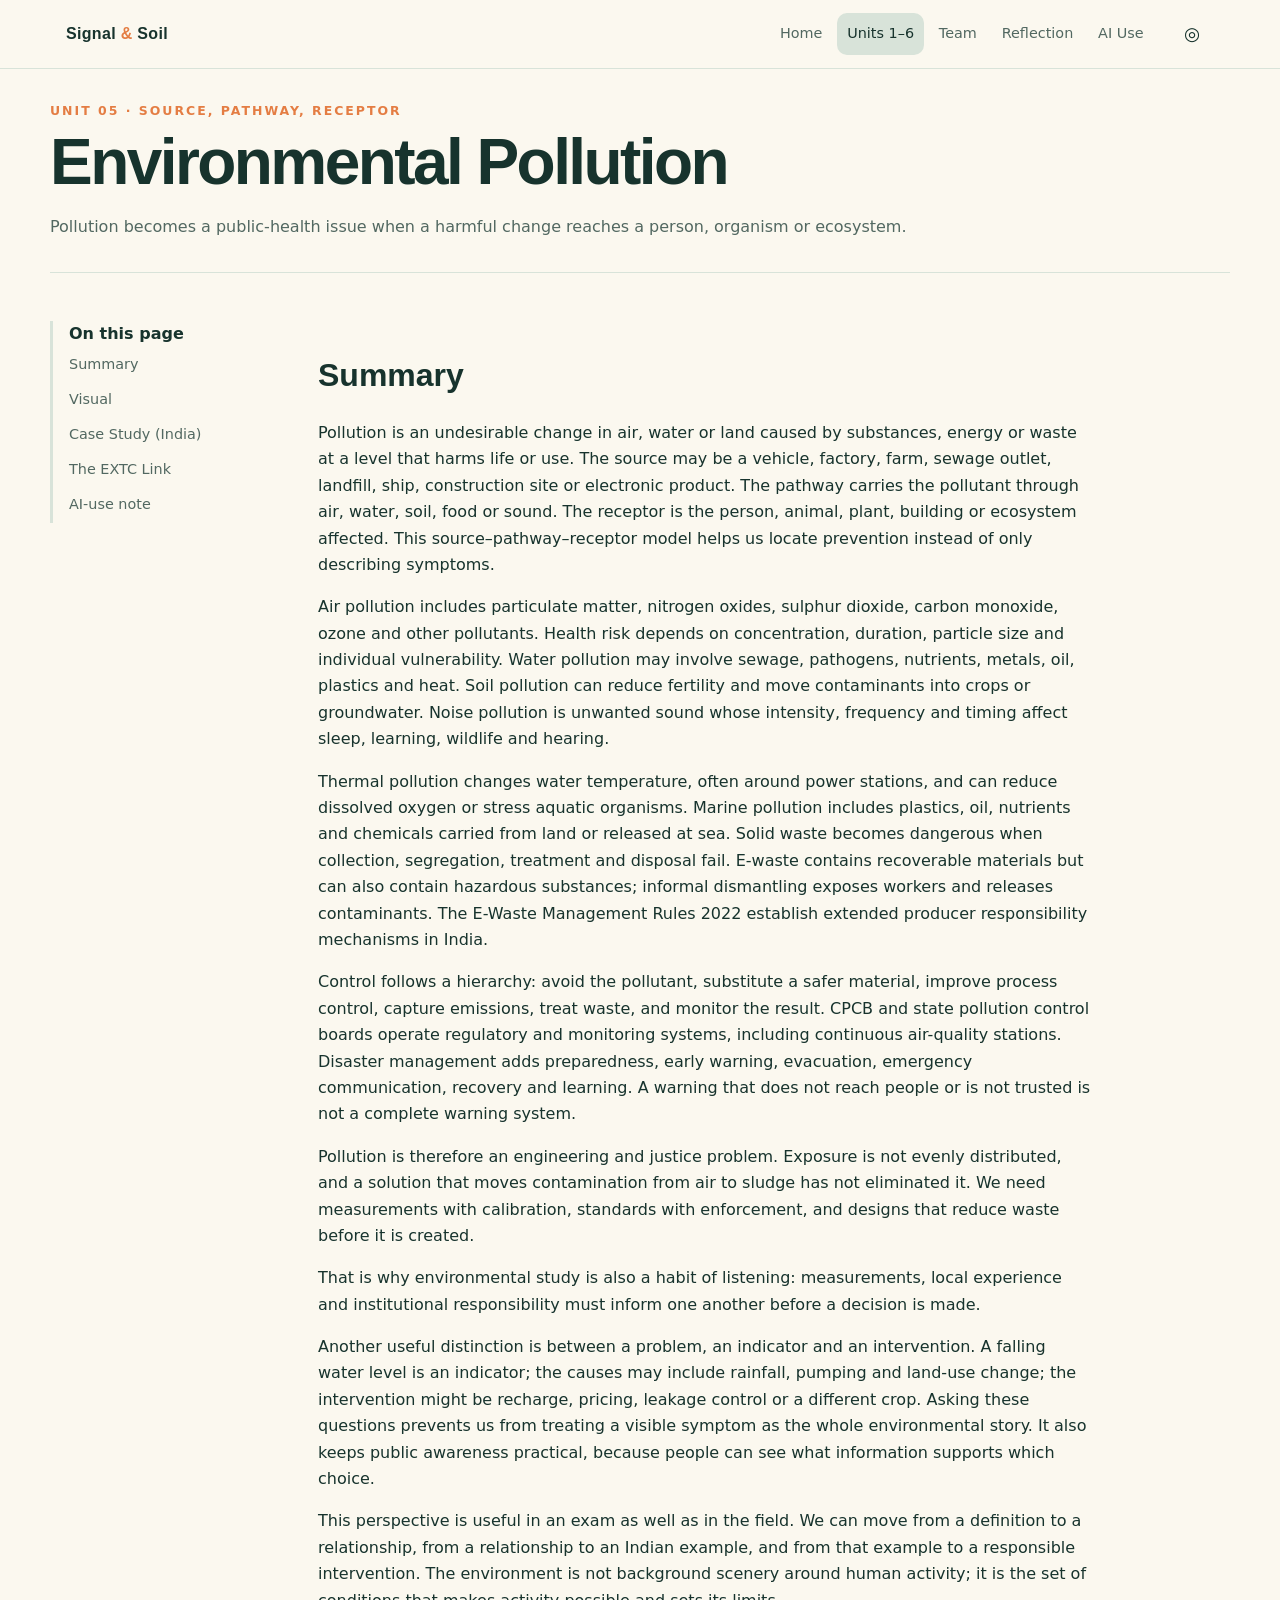
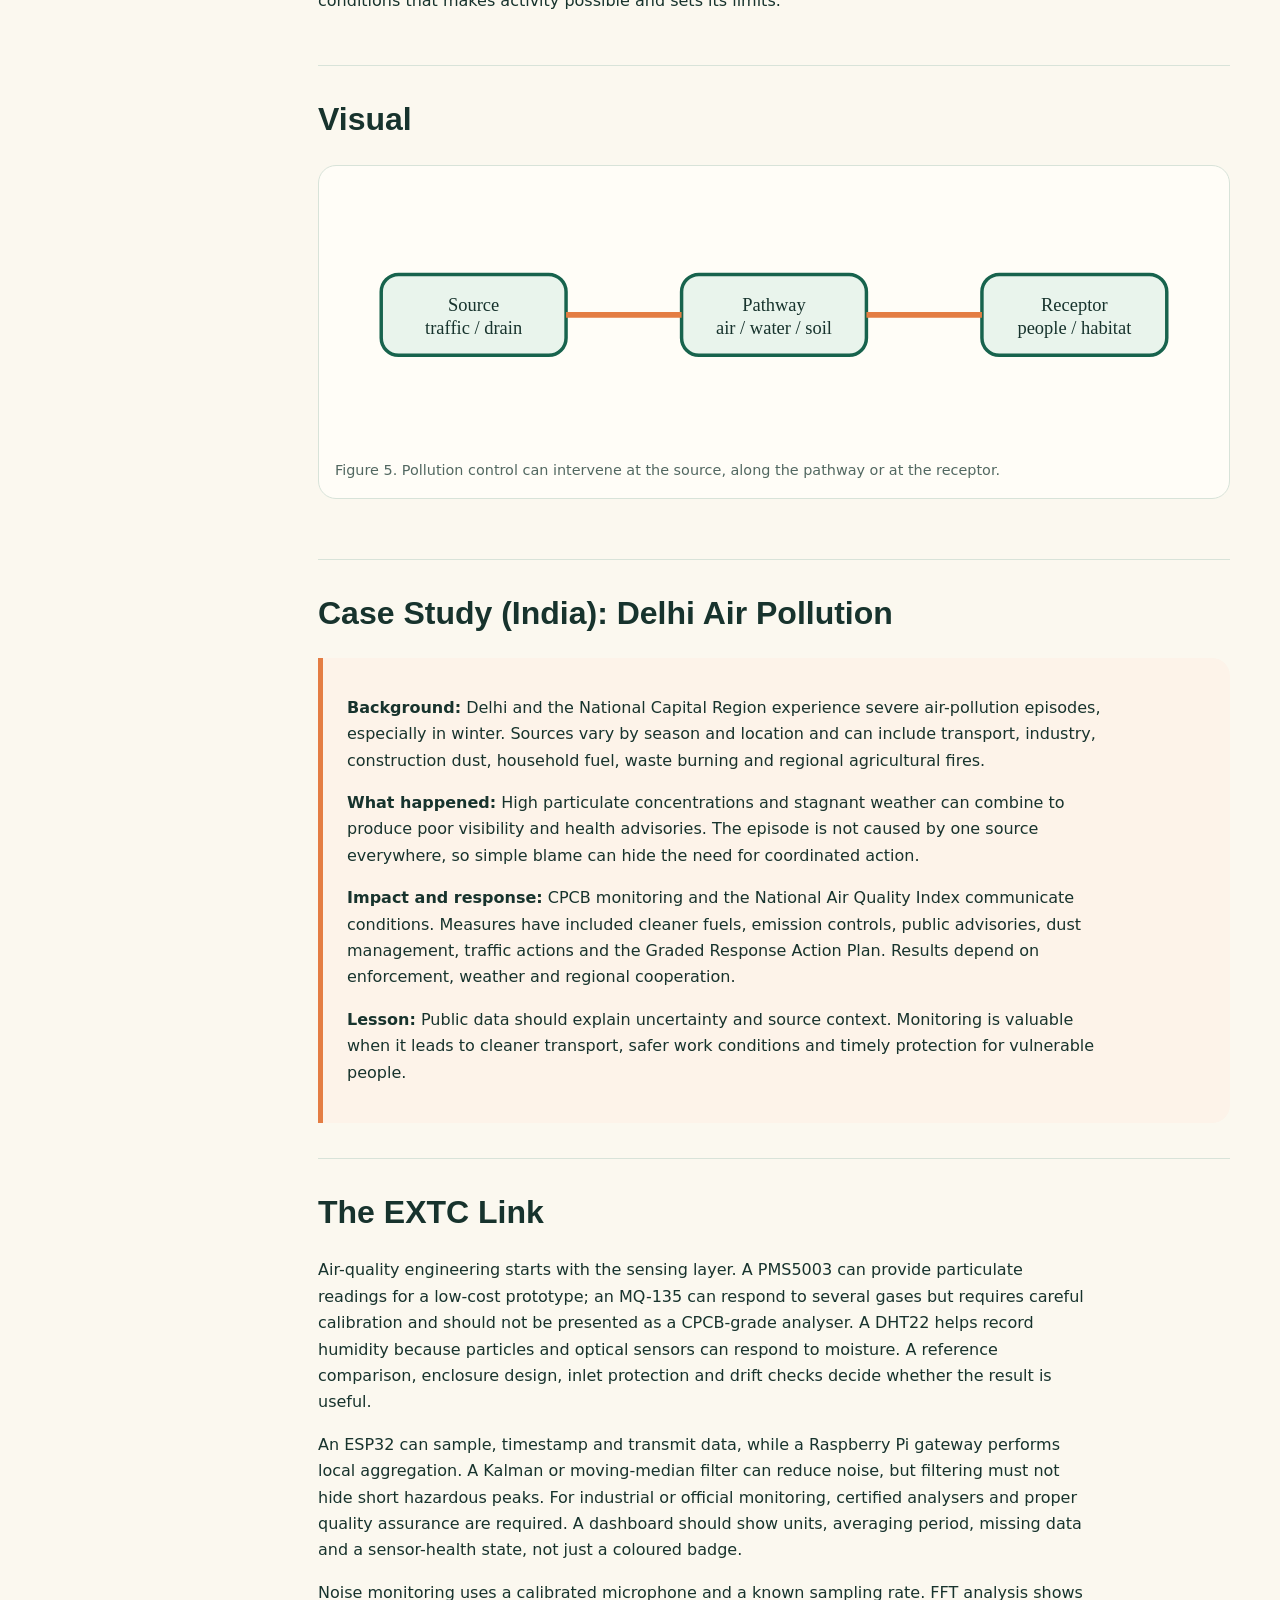
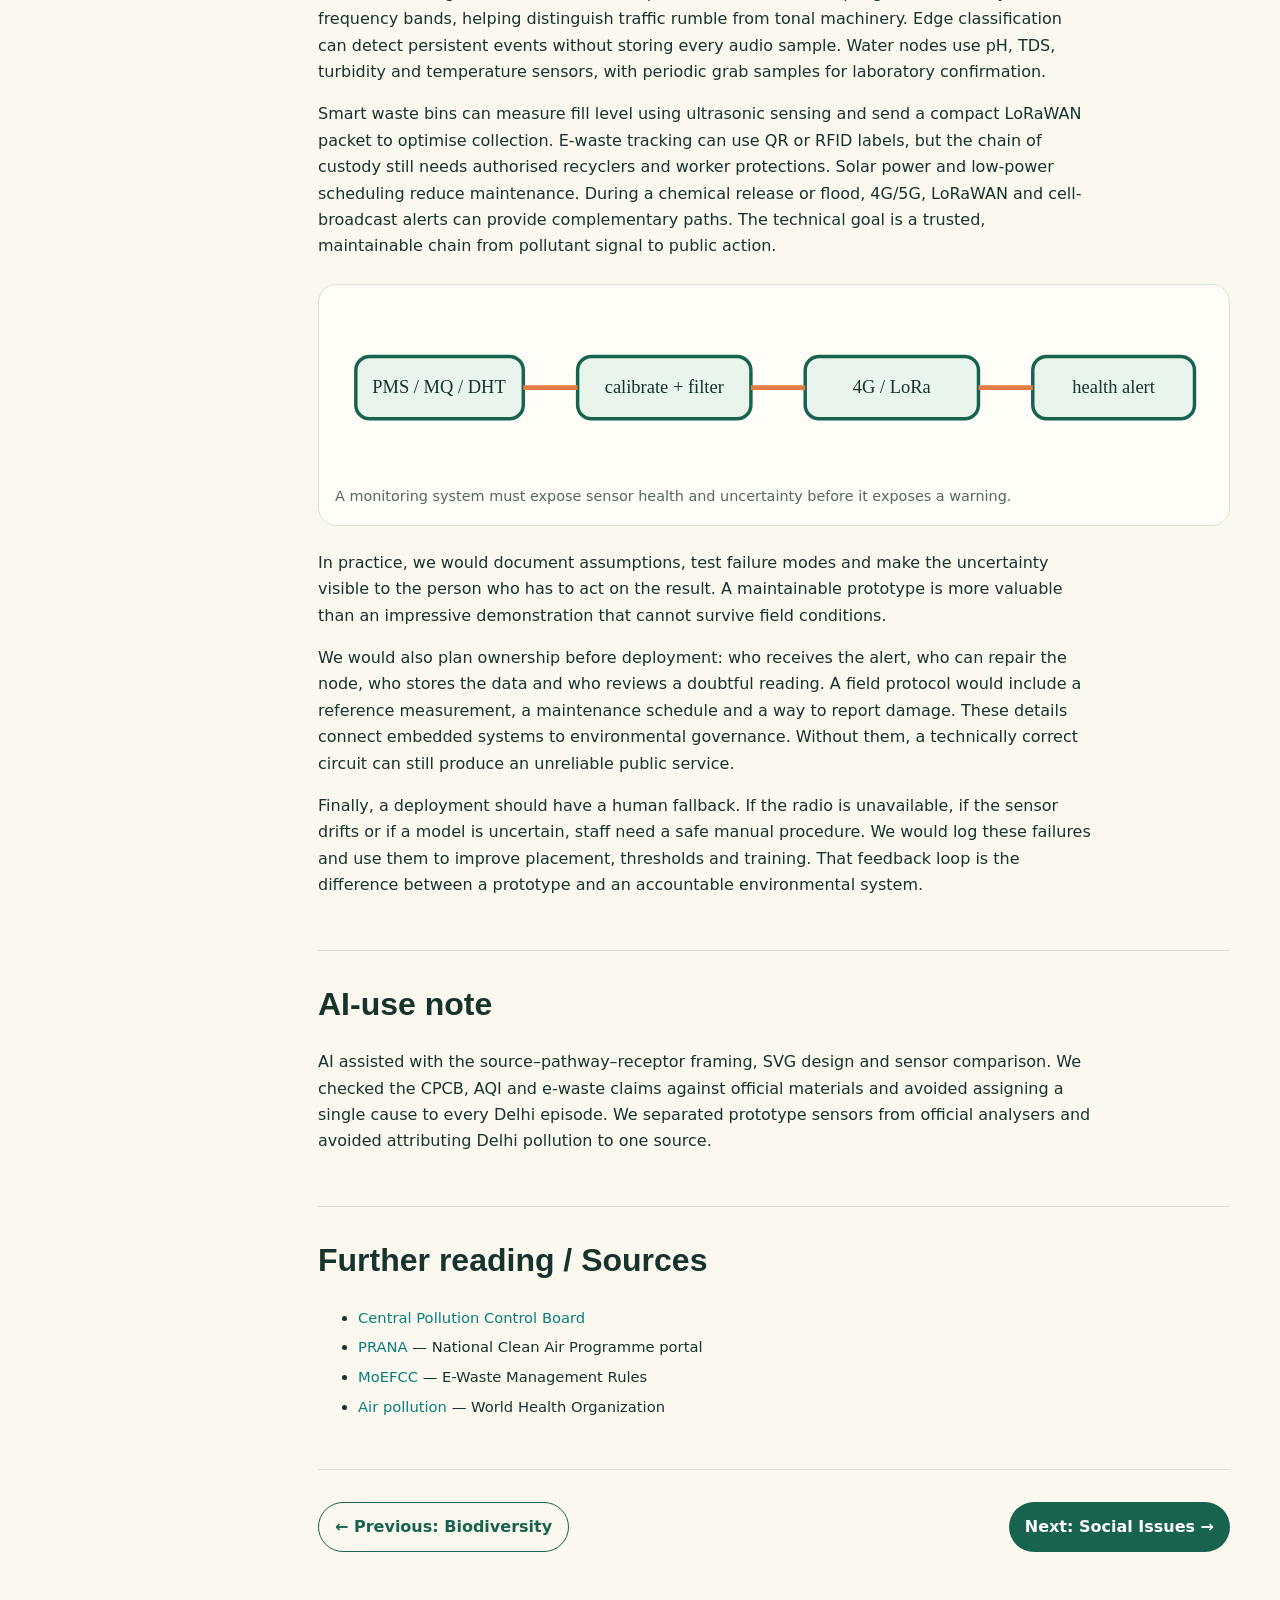
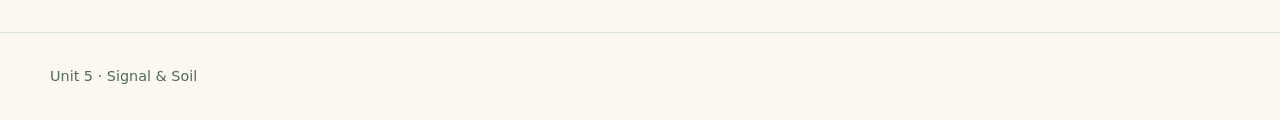
<file: unit-5.html>
<!doctype html><html lang="en"><head><meta charset="utf-8"><meta name="viewport" content="width=device-width,initial-scale=1"><title>Unit 5: Environmental Pollution | Signal & Soil</title><meta name="description" content="Unit 5 Environmental Science notes on air, water, soil, noise, thermal, marine, solid and e-waste pollution."><meta property="og:title" content="Signal & Soil | Environmental Science"><meta property="og:description" content="Environmental Science through an EXTC engineering lens."><link rel="icon" href="data:image/svg+xml,<svg xmlns='http://www.w3.org/2000/svg' viewBox='0 0 100 100'><text y='.9em' font-size='90'>🌿</text></svg"><link rel="stylesheet" href="assets/css/style.css"></head><body><a class="skip" href="#main">Skip to content</a><div class="progress"></div><header class="site-header"><nav class="nav"><a class="brand" href="index.html">Signal <span>&</span> Soil</a><button class="icon-button menu-button" data-menu aria-label="Open menu" aria-expanded="false">☰</button><div class="nav-links" data-nav-links><a href="index.html">Home</a><a href="unit-5.html" aria-current="page">Units 1–6</a><a href="team.html">Team</a><a href="reflection.html">Reflection</a><a href="ai-use.html">AI Use</a></div><div class="nav-actions"><button class="icon-button" data-focus aria-label="Toggle focus mode" aria-pressed="false">◎</button></div></nav></header><main id="main"><div class="container unit-header"><div class="eyebrow">Unit 05 · Source, pathway, receptor</div><h1 class="page-title">Environmental Pollution</h1><p class="muted">Pollution becomes a public-health issue when a harmful change reaches a person, organism or ecosystem.</p></div><div class="container unit-layout"><aside class="toc"><strong>On this page</strong><a href="#summary">Summary</a><a href="#visual">Visual</a><a href="#case">Case Study (India)</a><a href="#extc">The EXTC Link</a><a href="#ai">AI-use note</a></aside><article class="unit"><section id="summary"><h2>Summary</h2><p>Pollution is an undesirable change in air, water or land caused by substances, energy or waste at a level that harms life or use. The source may be a vehicle, factory, farm, sewage outlet, landfill, ship, construction site or electronic product. The pathway carries the pollutant through air, water, soil, food or sound. The receptor is the person, animal, plant, building or ecosystem affected. This source–pathway–receptor model helps us locate prevention instead of only describing symptoms.</p><p>Air pollution includes particulate matter, nitrogen oxides, sulphur dioxide, carbon monoxide, ozone and other pollutants. Health risk depends on concentration, duration, particle size and individual vulnerability. Water pollution may involve sewage, pathogens, nutrients, metals, oil, plastics and heat. Soil pollution can reduce fertility and move contaminants into crops or groundwater. Noise pollution is unwanted sound whose intensity, frequency and timing affect sleep, learning, wildlife and hearing.</p><p>Thermal pollution changes water temperature, often around power stations, and can reduce dissolved oxygen or stress aquatic organisms. Marine pollution includes plastics, oil, nutrients and chemicals carried from land or released at sea. Solid waste becomes dangerous when collection, segregation, treatment and disposal fail. E-waste contains recoverable materials but can also contain hazardous substances; informal dismantling exposes workers and releases contaminants. The E-Waste Management Rules 2022 establish extended producer responsibility mechanisms in India.</p><p>Control follows a hierarchy: avoid the pollutant, substitute a safer material, improve process control, capture emissions, treat waste, and monitor the result. CPCB and state pollution control boards operate regulatory and monitoring systems, including continuous air-quality stations. Disaster management adds preparedness, early warning, evacuation, emergency communication, recovery and learning. A warning that does not reach people or is not trusted is not a complete warning system.</p><p>Pollution is therefore an engineering and justice problem. Exposure is not evenly distributed, and a solution that moves contamination from air to sludge has not eliminated it. We need measurements with calibration, standards with enforcement, and designs that reduce waste before it is created.</p><p>That is why environmental study is also a habit of listening: measurements, local experience and institutional responsibility must inform one another before a decision is made.</p><p>Another useful distinction is between a problem, an indicator and an intervention. A falling water level is an indicator; the causes may include rainfall, pumping and land-use change; the intervention might be recharge, pricing, leakage control or a different crop. Asking these questions prevents us from treating a visible symptom as the whole environmental story. It also keeps public awareness practical, because people can see what information supports which choice.</p><p>This perspective is useful in an exam as well as in the field. We can move from a definition to a relationship, from a relationship to an Indian example, and from that example to a responsible intervention. The environment is not background scenery around human activity; it is the set of conditions that makes activity possible and sets its limits.</p></section><section id="visual"><h2>Visual</h2><figure class="visual"><svg viewBox="0 0 760 230" role="img" aria-label="Pollution source pathway receptor diagram"><g fill="#e9f4ec" stroke="#17634d" stroke-width="3"><rect x="40" y="80" width="160" height="70" rx="15"/><rect x="300" y="80" width="160" height="70" rx="15"/><rect x="560" y="80" width="160" height="70" rx="15"/></g><g fill="#17332d" font-family="DM Sans" text-anchor="middle"><text x="120" y="112">Source</text><text x="120" y="132">traffic / drain</text><text x="380" y="112">Pathway</text><text x="380" y="132">air / water / soil</text><text x="640" y="112">Receptor</text><text x="640" y="132">people / habitat</text></g><path d="M200 115h100M460 115h100" stroke="#e47d43" stroke-width="5"/></svg><figcaption class="caption">Figure 5. Pollution control can intervene at the source, along the pathway or at the receptor.</figcaption></figure></section><section id="case"><h2>Case Study (India): Delhi Air Pollution</h2><div class="case"><p><strong>Background:</strong> Delhi and the National Capital Region experience severe air-pollution episodes, especially in winter. Sources vary by season and location and can include transport, industry, construction dust, household fuel, waste burning and regional agricultural fires.</p><p><strong>What happened:</strong> High particulate concentrations and stagnant weather can combine to produce poor visibility and health advisories. The episode is not caused by one source everywhere, so simple blame can hide the need for coordinated action.</p><p><strong>Impact and response:</strong> CPCB monitoring and the National Air Quality Index communicate conditions. Measures have included cleaner fuels, emission controls, public advisories, dust management, traffic actions and the Graded Response Action Plan. Results depend on enforcement, weather and regional cooperation.</p><p><strong>Lesson:</strong> Public data should explain uncertainty and source context. Monitoring is valuable when it leads to cleaner transport, safer work conditions and timely protection for vulnerable people.</p></div></section><section id="extc"><h2>The EXTC Link</h2><p>Air-quality engineering starts with the sensing layer. A PMS5003 can provide particulate readings for a low-cost prototype; an MQ-135 can respond to several gases but requires careful calibration and should not be presented as a CPCB-grade analyser. A DHT22 helps record humidity because particles and optical sensors can respond to moisture. A reference comparison, enclosure design, inlet protection and drift checks decide whether the result is useful.</p><p>An ESP32 can sample, timestamp and transmit data, while a Raspberry Pi gateway performs local aggregation. A Kalman or moving-median filter can reduce noise, but filtering must not hide short hazardous peaks. For industrial or official monitoring, certified analysers and proper quality assurance are required. A dashboard should show units, averaging period, missing data and a sensor-health state, not just a coloured badge.</p><p>Noise monitoring uses a calibrated microphone and a known sampling rate. FFT analysis shows frequency bands, helping distinguish traffic rumble from tonal machinery. Edge classification can detect persistent events without storing every audio sample. Water nodes use pH, TDS, turbidity and temperature sensors, with periodic grab samples for laboratory confirmation.</p><p>Smart waste bins can measure fill level using ultrasonic sensing and send a compact LoRaWAN packet to optimise collection. E-waste tracking can use QR or RFID labels, but the chain of custody still needs authorised recyclers and worker protections. Solar power and low-power scheduling reduce maintenance. During a chemical release or flood, 4G/5G, LoRaWAN and cell-broadcast alerts can provide complementary paths. The technical goal is a trusted, maintainable chain from pollutant signal to public action.</p><div class="visual"><svg viewBox="0 0 760 150" role="img" aria-label="Air quality sensing architecture with particulate sensor and public alert"><g fill="#e9f4ec" stroke="#17634d" stroke-width="3"><rect x="18" y="48" width="145" height="54" rx="12"/><rect x="210" y="48" width="150" height="54" rx="12"/><rect x="407" y="48" width="150" height="54" rx="12"/><rect x="604" y="48" width="140" height="54" rx="12"/></g><g fill="#17332d" font-family="DM Sans" text-anchor="middle"><text x="90" y="80">PMS / MQ / DHT</text><text x="285" y="80">calibrate + filter</text><text x="482" y="80">4G / LoRa</text><text x="674" y="80">health alert</text></g><path d="M163 75h47M360 75h47M557 75h47" stroke="#e47d43" stroke-width="4"/></svg><p class="caption">A monitoring system must expose sensor health and uncertainty before it exposes a warning.</p></div><p>In practice, we would document assumptions, test failure modes and make the uncertainty visible to the person who has to act on the result. A maintainable prototype is more valuable than an impressive demonstration that cannot survive field conditions.</p><p>We would also plan ownership before deployment: who receives the alert, who can repair the node, who stores the data and who reviews a doubtful reading. A field protocol would include a reference measurement, a maintenance schedule and a way to report damage. These details connect embedded systems to environmental governance. Without them, a technically correct circuit can still produce an unreliable public service.</p><p>Finally, a deployment should have a human fallback. If the radio is unavailable, if the sensor drifts or if a model is uncertain, staff need a safe manual procedure. We would log these failures and use them to improve placement, thresholds and training. That feedback loop is the difference between a prototype and an accountable environmental system.</p></section><section id="ai"><h2>AI-use note</h2><p>AI assisted with the source–pathway–receptor framing, SVG design and sensor comparison. We checked the CPCB, AQI and e-waste claims against official materials and avoided assigning a single cause to every Delhi episode. We separated prototype sensors from official analysers and avoided attributing Delhi pollution to one source.</p></section><section><h2>Further reading / Sources</h2><ul class="sources"><li><a href="https://cpcb.nic.in/">Central Pollution Control Board</a></li><li><a href="https://prana.cpcb.gov.in/">PRANA</a> — National Clean Air Programme portal</li><li><a href="https://moef.gov.in/">MoEFCC</a> — E-Waste Management Rules</li><li><a href="https://www.who.int/health-topics/air-pollution">Air pollution</a> — World Health Organization</li></ul></section><nav class="unit-nav" aria-label="Unit navigation"><a class="button ghost" href="unit-4.html">← Previous: Biodiversity</a><a class="button" href="unit-6.html">Next: Social Issues →</a></nav></article></div></main><footer class="site-footer"><div class="container">Unit 5 · Signal & Soil</div></footer><button class="back-top" aria-label="Back to top">↑</button><script src="assets/js/main.js"></script></body></html>
</file>
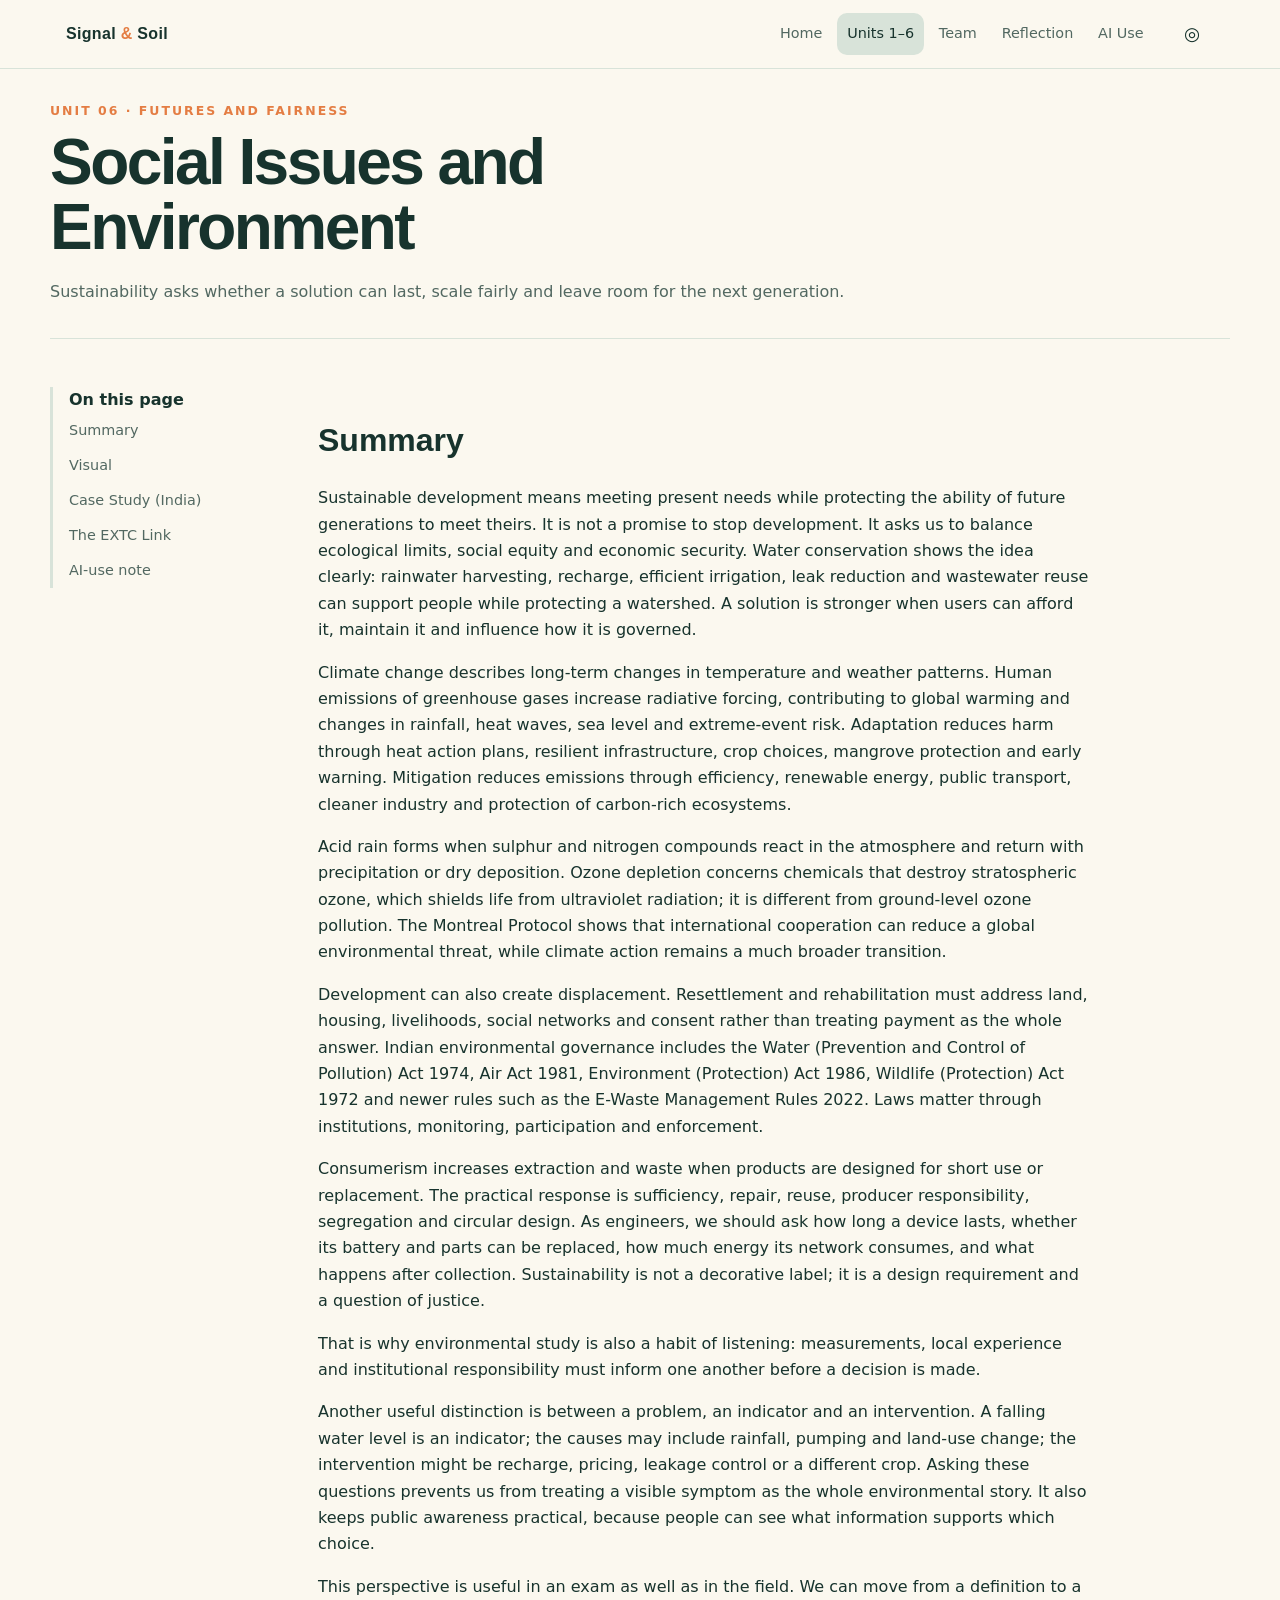
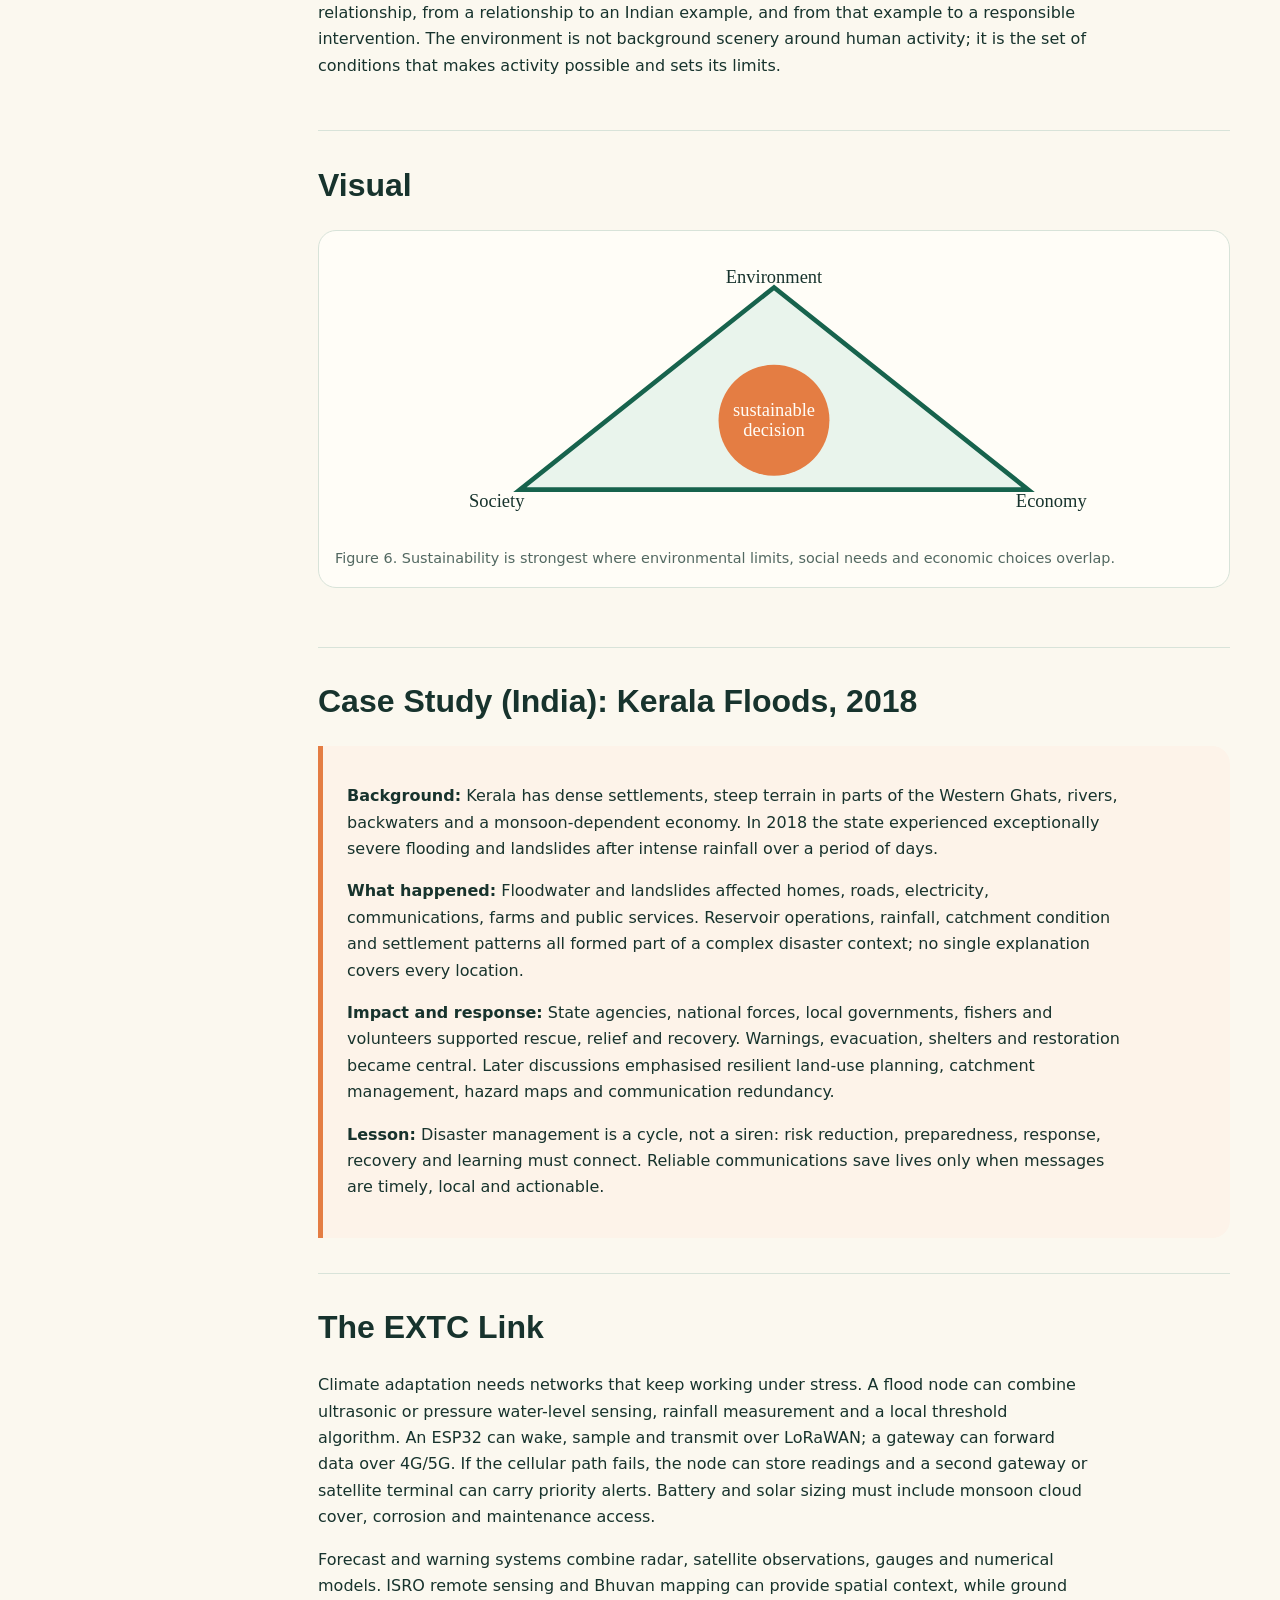
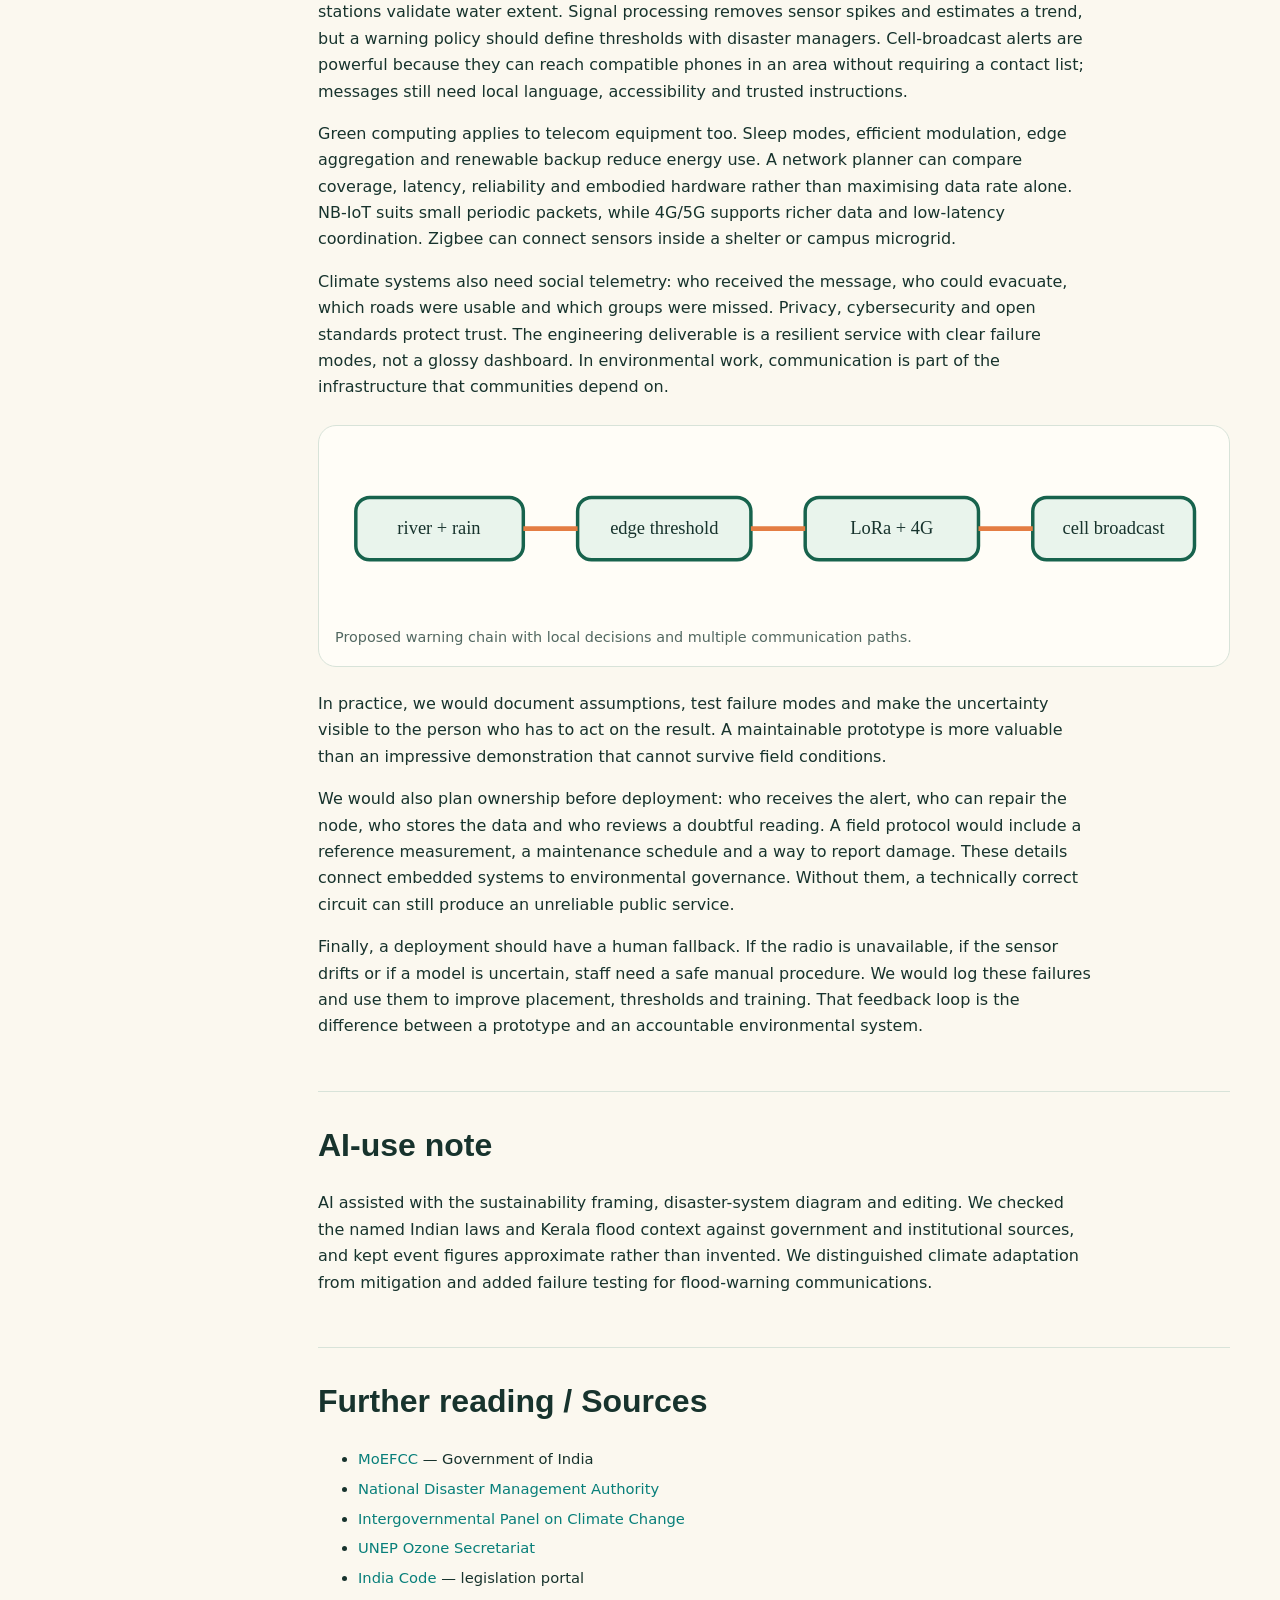
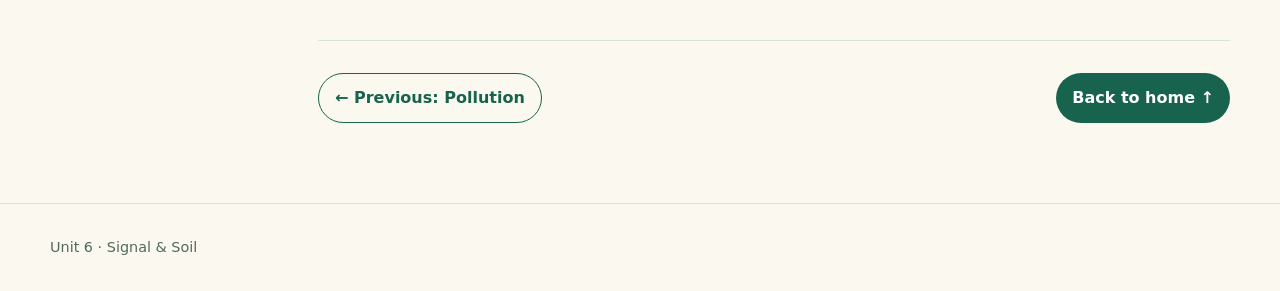
<file: unit-6.html>
<!doctype html><html lang="en"><head><meta charset="utf-8"><meta name="viewport" content="width=device-width,initial-scale=1"><title>Unit 6: Social Issues and Environment | Signal & Soil</title><meta name="description" content="Unit 6 Environmental Science notes on sustainability, climate, laws, resettlement and consumerism."><meta property="og:title" content="Signal & Soil | Environmental Science"><meta property="og:description" content="Environmental Science through an EXTC engineering lens."><link rel="icon" href="data:image/svg+xml,<svg xmlns='http://www.w3.org/2000/svg' viewBox='0 0 100 100'><text y='.9em' font-size='90'>🌿</text></svg"><link rel="stylesheet" href="assets/css/style.css"></head><body><a class="skip" href="#main">Skip to content</a><div class="progress"></div><header class="site-header"><nav class="nav"><a class="brand" href="index.html">Signal <span>&</span> Soil</a><button class="icon-button menu-button" data-menu aria-label="Open menu" aria-expanded="false">☰</button><div class="nav-links" data-nav-links><a href="index.html">Home</a><a href="unit-6.html" aria-current="page">Units 1–6</a><a href="team.html">Team</a><a href="reflection.html">Reflection</a><a href="ai-use.html">AI Use</a></div><div class="nav-actions"><button class="icon-button" data-focus aria-label="Toggle focus mode" aria-pressed="false">◎</button></div></nav></header><main id="main"><div class="container unit-header"><div class="eyebrow">Unit 06 · Futures and fairness</div><h1 class="page-title">Social Issues and Environment</h1><p class="muted">Sustainability asks whether a solution can last, scale fairly and leave room for the next generation.</p></div><div class="container unit-layout"><aside class="toc"><strong>On this page</strong><a href="#summary">Summary</a><a href="#visual">Visual</a><a href="#case">Case Study (India)</a><a href="#extc">The EXTC Link</a><a href="#ai">AI-use note</a></aside><article class="unit"><section id="summary"><h2>Summary</h2><p>Sustainable development means meeting present needs while protecting the ability of future generations to meet theirs. It is not a promise to stop development. It asks us to balance ecological limits, social equity and economic security. Water conservation shows the idea clearly: rainwater harvesting, recharge, efficient irrigation, leak reduction and wastewater reuse can support people while protecting a watershed. A solution is stronger when users can afford it, maintain it and influence how it is governed.</p><p>Climate change describes long-term changes in temperature and weather patterns. Human emissions of greenhouse gases increase radiative forcing, contributing to global warming and changes in rainfall, heat waves, sea level and extreme-event risk. Adaptation reduces harm through heat action plans, resilient infrastructure, crop choices, mangrove protection and early warning. Mitigation reduces emissions through efficiency, renewable energy, public transport, cleaner industry and protection of carbon-rich ecosystems.</p><p>Acid rain forms when sulphur and nitrogen compounds react in the atmosphere and return with precipitation or dry deposition. Ozone depletion concerns chemicals that destroy stratospheric ozone, which shields life from ultraviolet radiation; it is different from ground-level ozone pollution. The Montreal Protocol shows that international cooperation can reduce a global environmental threat, while climate action remains a much broader transition.</p><p>Development can also create displacement. Resettlement and rehabilitation must address land, housing, livelihoods, social networks and consent rather than treating payment as the whole answer. Indian environmental governance includes the Water (Prevention and Control of Pollution) Act 1974, Air Act 1981, Environment (Protection) Act 1986, Wildlife (Protection) Act 1972 and newer rules such as the E-Waste Management Rules 2022. Laws matter through institutions, monitoring, participation and enforcement.</p><p>Consumerism increases extraction and waste when products are designed for short use or replacement. The practical response is sufficiency, repair, reuse, producer responsibility, segregation and circular design. As engineers, we should ask how long a device lasts, whether its battery and parts can be replaced, how much energy its network consumes, and what happens after collection. Sustainability is not a decorative label; it is a design requirement and a question of justice.</p><p>That is why environmental study is also a habit of listening: measurements, local experience and institutional responsibility must inform one another before a decision is made.</p><p>Another useful distinction is between a problem, an indicator and an intervention. A falling water level is an indicator; the causes may include rainfall, pumping and land-use change; the intervention might be recharge, pricing, leakage control or a different crop. Asking these questions prevents us from treating a visible symptom as the whole environmental story. It also keeps public awareness practical, because people can see what information supports which choice.</p><p>This perspective is useful in an exam as well as in the field. We can move from a definition to a relationship, from a relationship to an Indian example, and from that example to a responsible intervention. The environment is not background scenery around human activity; it is the set of conditions that makes activity possible and sets its limits.</p></section><section id="visual"><h2>Visual</h2><figure class="visual"><svg viewBox="0 0 760 250" role="img" aria-label="Sustainability triangle of environment, society and economy"><path d="M380 35 160 210h440z" fill="#e9f4ec" stroke="#17634d" stroke-width="4"/><circle cx="380" cy="150" r="48" fill="#e47d43"/><g fill="#17332d" font-family="DM Sans" text-anchor="middle"><text x="380" y="31">Environment</text><text x="140" y="225">Society</text><text x="620" y="225">Economy</text><text x="380" y="146" fill="#fffdf7">sustainable</text><text x="380" y="164" fill="#fffdf7">decision</text></g></svg><figcaption class="caption">Figure 6. Sustainability is strongest where environmental limits, social needs and economic choices overlap.</figcaption></figure></section><section id="case"><h2>Case Study (India): Kerala Floods, 2018</h2><div class="case"><p><strong>Background:</strong> Kerala has dense settlements, steep terrain in parts of the Western Ghats, rivers, backwaters and a monsoon-dependent economy. In 2018 the state experienced exceptionally severe flooding and landslides after intense rainfall over a period of days.</p><p><strong>What happened:</strong> Floodwater and landslides affected homes, roads, electricity, communications, farms and public services. Reservoir operations, rainfall, catchment condition and settlement patterns all formed part of a complex disaster context; no single explanation covers every location.</p><p><strong>Impact and response:</strong> State agencies, national forces, local governments, fishers and volunteers supported rescue, relief and recovery. Warnings, evacuation, shelters and restoration became central. Later discussions emphasised resilient land-use planning, catchment management, hazard maps and communication redundancy.</p><p><strong>Lesson:</strong> Disaster management is a cycle, not a siren: risk reduction, preparedness, response, recovery and learning must connect. Reliable communications save lives only when messages are timely, local and actionable.</p></div></section><section id="extc"><h2>The EXTC Link</h2><p>Climate adaptation needs networks that keep working under stress. A flood node can combine ultrasonic or pressure water-level sensing, rainfall measurement and a local threshold algorithm. An ESP32 can wake, sample and transmit over LoRaWAN; a gateway can forward data over 4G/5G. If the cellular path fails, the node can store readings and a second gateway or satellite terminal can carry priority alerts. Battery and solar sizing must include monsoon cloud cover, corrosion and maintenance access.</p><p>Forecast and warning systems combine radar, satellite observations, gauges and numerical models. ISRO remote sensing and Bhuvan mapping can provide spatial context, while ground stations validate water extent. Signal processing removes sensor spikes and estimates a trend, but a warning policy should define thresholds with disaster managers. Cell-broadcast alerts are powerful because they can reach compatible phones in an area without requiring a contact list; messages still need local language, accessibility and trusted instructions.</p><p>Green computing applies to telecom equipment too. Sleep modes, efficient modulation, edge aggregation and renewable backup reduce energy use. A network planner can compare coverage, latency, reliability and embodied hardware rather than maximising data rate alone. NB-IoT suits small periodic packets, while 4G/5G supports richer data and low-latency coordination. Zigbee can connect sensors inside a shelter or campus microgrid.</p><p>Climate systems also need social telemetry: who received the message, who could evacuate, which roads were usable and which groups were missed. Privacy, cybersecurity and open standards protect trust. The engineering deliverable is a resilient service with clear failure modes, not a glossy dashboard. In environmental work, communication is part of the infrastructure that communities depend on.</p><div class="visual"><svg viewBox="0 0 760 150" role="img" aria-label="Flood early warning architecture with river sensor, gateway, network and cell broadcast"><g fill="#e9f4ec" stroke="#17634d" stroke-width="3"><rect x="18" y="48" width="145" height="54" rx="12"/><rect x="210" y="48" width="150" height="54" rx="12"/><rect x="407" y="48" width="150" height="54" rx="12"/><rect x="604" y="48" width="140" height="54" rx="12"/></g><g fill="#17332d" font-family="DM Sans" text-anchor="middle"><text x="90" y="80">river + rain</text><text x="285" y="80">edge threshold</text><text x="482" y="80">LoRa + 4G</text><text x="674" y="80">cell broadcast</text></g><path d="M163 75h47M360 75h47M557 75h47" stroke="#e47d43" stroke-width="4"/></svg><p class="caption">Proposed warning chain with local decisions and multiple communication paths.</p></div><p>In practice, we would document assumptions, test failure modes and make the uncertainty visible to the person who has to act on the result. A maintainable prototype is more valuable than an impressive demonstration that cannot survive field conditions.</p><p>We would also plan ownership before deployment: who receives the alert, who can repair the node, who stores the data and who reviews a doubtful reading. A field protocol would include a reference measurement, a maintenance schedule and a way to report damage. These details connect embedded systems to environmental governance. Without them, a technically correct circuit can still produce an unreliable public service.</p><p>Finally, a deployment should have a human fallback. If the radio is unavailable, if the sensor drifts or if a model is uncertain, staff need a safe manual procedure. We would log these failures and use them to improve placement, thresholds and training. That feedback loop is the difference between a prototype and an accountable environmental system.</p></section><section id="ai"><h2>AI-use note</h2><p>AI assisted with the sustainability framing, disaster-system diagram and editing. We checked the named Indian laws and Kerala flood context against government and institutional sources, and kept event figures approximate rather than invented. We distinguished climate adaptation from mitigation and added failure testing for flood-warning communications.</p></section><section><h2>Further reading / Sources</h2><ul class="sources"><li><a href="https://moef.gov.in/">MoEFCC</a> — Government of India</li><li><a href="https://ndma.gov.in/">National Disaster Management Authority</a></li><li><a href="https://www.ipcc.ch/">Intergovernmental Panel on Climate Change</a></li><li><a href="https://ozone.unep.org/">UNEP Ozone Secretariat</a></li><li><a href="https://www.indiacode.nic.in/">India Code</a> — legislation portal</li></ul></section><nav class="unit-nav" aria-label="Unit navigation"><a class="button ghost" href="unit-5.html">← Previous: Pollution</a><a class="button" href="index.html">Back to home ↑</a></nav></article></div></main><footer class="site-footer"><div class="container">Unit 6 · Signal & Soil</div></footer><button class="back-top" aria-label="Back to top">↑</button><script src="assets/js/main.js"></script></body></html>
</file>
<file: assets/css/style.css>
:root{--ink:#17332d;--muted:#526861;--paper:#fbf8ef;--panel:#fffdf7;--green:#17634d;--teal:#087f7a;--accent:#e47d43;--line:#d8e3d9;--shadow:0 14px 38px rgba(23,51,45,.10);--radius:18px;--max:1180px;font-family:'DM Sans',system-ui,sans-serif;color:var(--ink);background:var(--paper);line-height:1.65}*{box-sizing:border-box}html{scroll-behavior:smooth}body{margin:0;background:var(--paper);overflow-x:hidden}a{color:var(--teal);text-decoration:none}a:hover{text-decoration:underline}button,.button{font:inherit;min-height:44px;border:0;border-radius:999px;padding:.65rem 1rem;cursor:pointer}.button{display:inline-flex;align-items:center;gap:.45rem;background:var(--green);color:#fff;font-weight:700;text-decoration:none}.button:hover{text-decoration:none;background:var(--teal)}.button.ghost{background:transparent;color:var(--green);border:1px solid var(--green)}:focus-visible{outline:3px solid var(--accent);outline-offset:3px}.skip{position:absolute;left:-999px;top:1rem;background:var(--ink);color:var(--paper);padding:.7rem 1rem;z-index:50}.skip:focus{left:1rem}.progress{position:fixed;top:0;left:0;height:4px;width:0;background:var(--accent);z-index:80}.site-header{position:sticky;top:0;z-index:40;background:color-mix(in srgb,var(--paper) 90%,transparent);backdrop-filter:blur(12px);border-bottom:1px solid var(--line)}.nav{max-width:var(--max);margin:auto;display:flex;align-items:center;gap:1rem;min-height:68px;padding:.6rem 1rem}.brand{font-family:'Space Grotesk',sans-serif;font-weight:800;color:var(--ink);letter-spacing:.02em;white-space:nowrap}.brand span{color:var(--accent)}.nav-links{display:flex;align-items:center;gap:.25rem;margin-left:auto}.nav-links a{color:var(--muted);font-size:.9rem;padding:.55rem .65rem;border-radius:10px}.nav-links a[aria-current=page],.nav-links a:hover{background:var(--line);color:var(--ink);text-decoration:none}.nav-actions{display:flex;gap:.35rem}.icon-button{width:44px;padding:0;background:transparent;color:var(--ink);font-size:1.15rem}.menu-button{display:none}.container{width:min(var(--max),calc(100% - 2rem));margin:auto}.hero{padding:clamp(4rem,10vw,8rem) 0 5rem;position:relative}.hero-grid{display:grid;grid-template-columns:1.1fr .9fr;align-items:center;gap:3rem}.eyebrow{text-transform:uppercase;letter-spacing:.16em;color:var(--accent);font-weight:800;font-size:.78rem}.hero h1,.page-title{font:800 clamp(2.5rem,6vw,5.5rem)/1.02 'Space Grotesk',sans-serif;letter-spacing:-.04em;margin:.5rem 0 1.2rem;max-width:850px}.hero p{font-size:1.16rem;max-width:650px;color:var(--muted)}.hero-art{width:100%;max-height:360px}.hero-art .pulse{animation:pulse 3s ease-in-out infinite}.section{padding:4.5rem 0}.section-head{display:flex;justify-content:space-between;align-items:end;gap:2rem;margin-bottom:1.5rem}.section h2,.unit h2,.unit h3{font-family:'Space Grotesk',sans-serif;line-height:1.15}.section h2{font-size:clamp(1.8rem,3vw,3rem);margin:0}.muted{color:var(--muted)}.grid{display:grid;grid-template-columns:repeat(3,1fr);gap:1rem}.card{background:var(--panel);border:1px solid var(--line);border-radius:var(--radius);padding:1.4rem;box-shadow:var(--shadow)}.unit-card{min-height:230px;display:flex;flex-direction:column;justify-content:space-between;transition:transform .25s ease}.unit-card:hover{transform:translateY(-5px)}.unit-number{font:800 2.6rem 'Space Grotesk';color:var(--accent)}.unit-card h3{margin:.3rem 0;font:700 1.3rem 'Space Grotesk'}.widget{display:grid;grid-template-columns:.8fr 1.2fr;gap:1.5rem;align-items:center}.range{width:100%;accent-color:var(--teal)}.metric{font:800 3rem 'Space Grotesk';color:var(--teal)}.site-footer{border-top:1px solid var(--line);padding:2rem 0;color:var(--muted);font-size:.9rem}.unit-layout{display:grid;grid-template-columns:220px minmax(0,1fr);gap:3rem;padding:3rem 0}.toc{position:sticky;top:92px;align-self:start;border-left:3px solid var(--line);padding-left:1rem}.toc a{display:block;padding:.35rem 0;color:var(--muted);font-size:.9rem}.unit-header{padding:2rem 0 1rem;border-bottom:1px solid var(--line)}.unit-header .page-title{font-size:clamp(2.3rem,5vw,4.3rem)}.unit h2{font-size:2rem;margin-top:0}.unit h3{font-size:1.45rem;margin-bottom:.5rem}.unit section{padding:2.2rem 0;border-bottom:1px solid var(--line)}.unit section p{max-width:76ch}.case{border-left:5px solid var(--accent);padding:1.3rem 1.5rem;background:color-mix(in srgb,var(--accent) 8%,var(--panel));border-radius:0 var(--radius) var(--radius) 0}.visual{background:var(--panel);border:1px solid var(--line);border-radius:var(--radius);padding:1rem;margin:1.5rem 0}.visual svg{width:100%;height:auto;max-height:360px;display:block}.caption{font-size:.9rem;color:var(--muted);margin:.7rem 0 0}.tech-grid{display:grid;grid-template-columns:1fr 1fr;gap:1.5rem}.code{overflow:auto;background:#10251f;color:#d7f3df;padding:1rem;border-radius:12px;font: .85rem/1.5 ui-monospace,SFMono-Regular,monospace}.sources{font-size:.92rem}.sources li{margin:.35rem 0}.page-hero{padding:4rem 0 2rem}.page-hero .page-title{font-size:clamp(2.5rem,6vw,4.5rem)}.table-wrap{overflow-x:auto}.data-table{width:100%;border-collapse:collapse;background:var(--panel);border:1px solid var(--line)}.data-table th,.data-table td{text-align:left;padding:.8rem;border-bottom:1px solid var(--line);vertical-align:top}.data-table th{font-family:'Space Grotesk';background:color-mix(in srgb,var(--teal) 10%,var(--panel))}.reveal{opacity:0;transform:translateY(16px);transition:.7s ease}.reveal.visible{opacity:1;transform:none}.back-top{position:fixed;right:1rem;bottom:1rem;display:none;background:var(--accent);color:#fff;z-index:30}.back-top.show{display:block}.unit-nav{display:flex;justify-content:space-between;gap:1rem;padding:2rem 0}.note{border:1px dashed var(--accent);padding:1rem;border-radius:12px}.sr-only{position:absolute;width:1px;height:1px;padding:0;margin:-1px;overflow:hidden;clip:rect(0,0,0,0);white-space:nowrap;border:0}@keyframes pulse{50%{opacity:.45;transform:scale(1.04);transform-origin:center}}@media(max-width:800px){.nav{flex-wrap:wrap}.menu-button{display:block;margin-left:auto}.nav-links{display:none;order:3;width:100%;flex-direction:column;align-items:stretch}.nav-links.open{display:flex}.nav-links a{padding:.7rem}.nav-actions{order:2}.hero-grid,.widget,.tech-grid{grid-template-columns:1fr}.hero{padding-top:3rem}.grid{grid-template-columns:1fr 1fr}.unit-layout{display:block}.toc{position:static;margin-bottom:1rem}.toc a{display:inline-block;margin-right:1rem}.section-head{display:block}.section-head .button{margin-top:1rem}}@media(max-width:480px){.container{width:min(var(--max),calc(100% - 1.25rem))}.grid{grid-template-columns:1fr}.hero h1{font-size:2.8rem}.unit-nav{display:grid}.unit-nav .button{width:100%;justify-content:center}}@media(prefers-reduced-motion:reduce){*,*::before,*::after{scroll-behavior:auto!important;animation:none!important;transition:none!important}}body{color:var(--ink)}body.field-mode{--max:900px}body.field-mode .hero-art{opacity:.18}body.field-mode .unit section p{max-width:68ch}body.field-mode .card{box-shadow:none}body.field-mode .reveal{transform:none;opacity:1}
</file>
